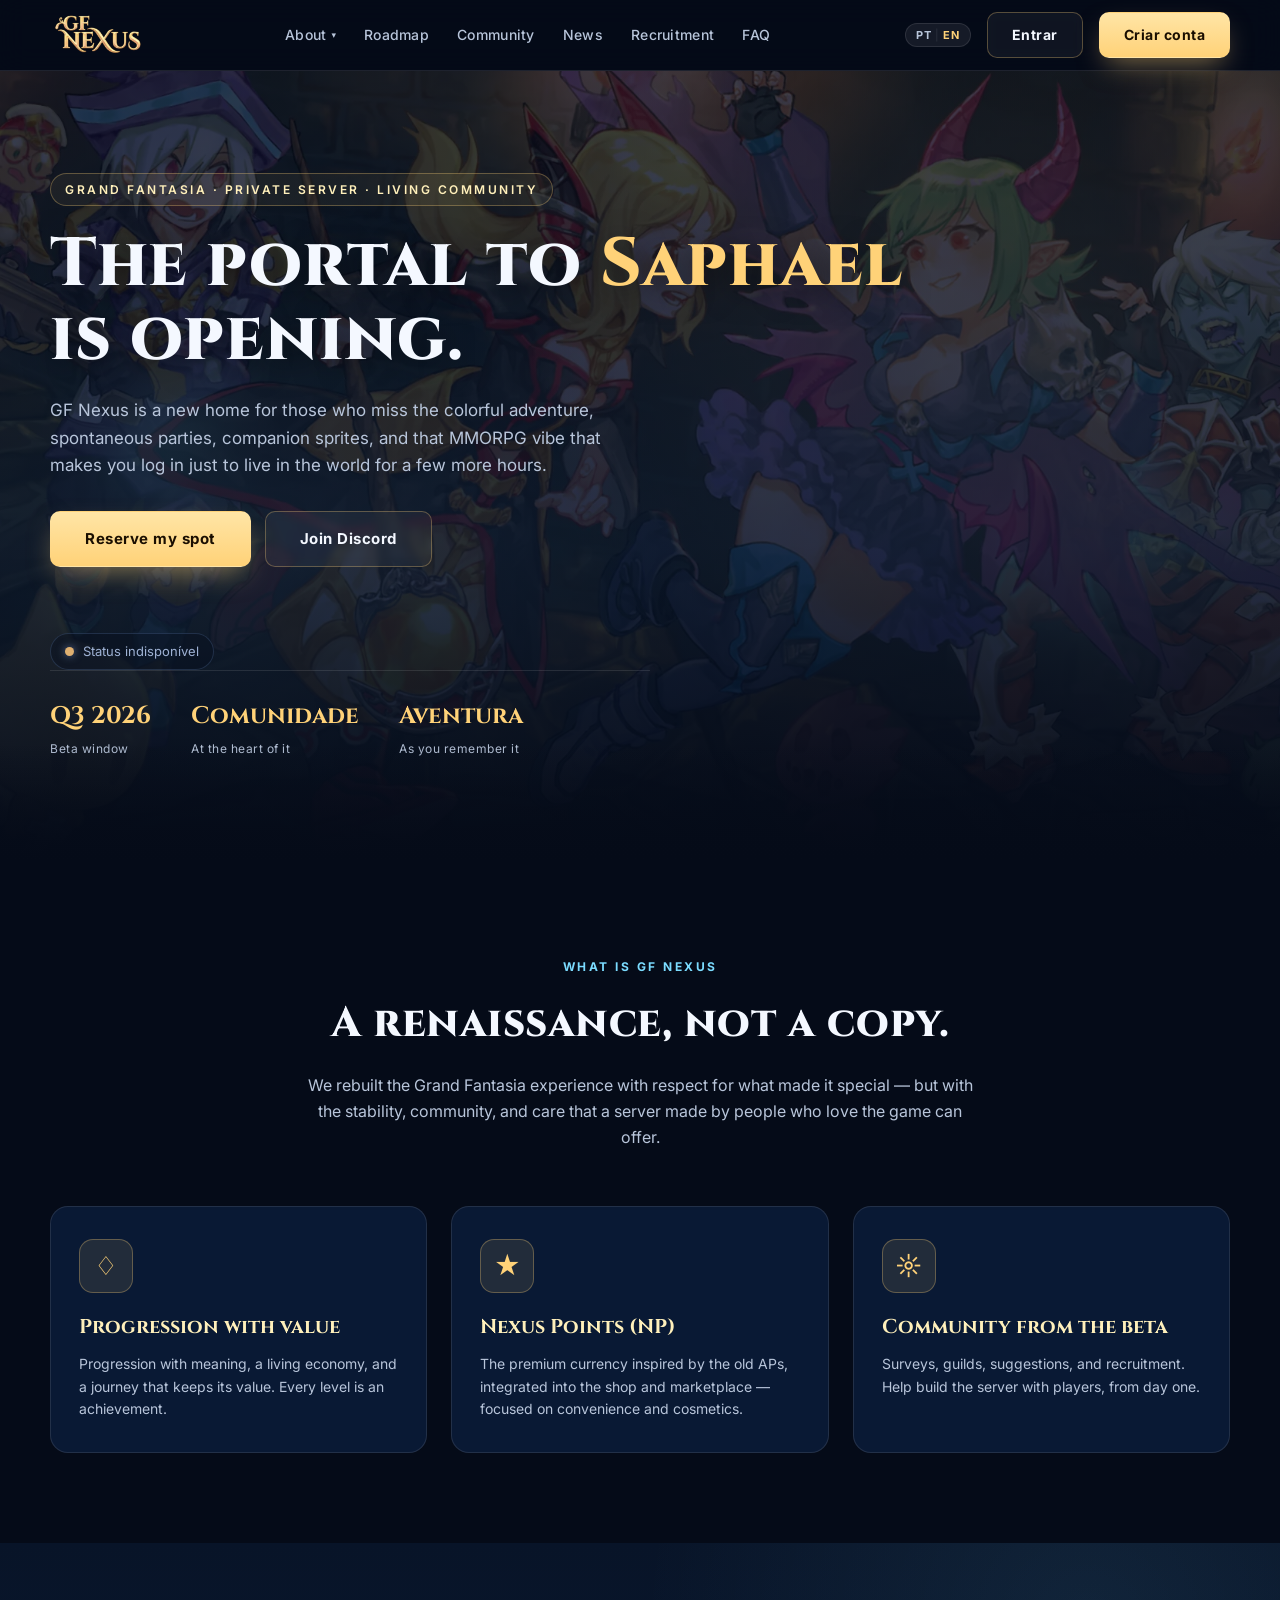
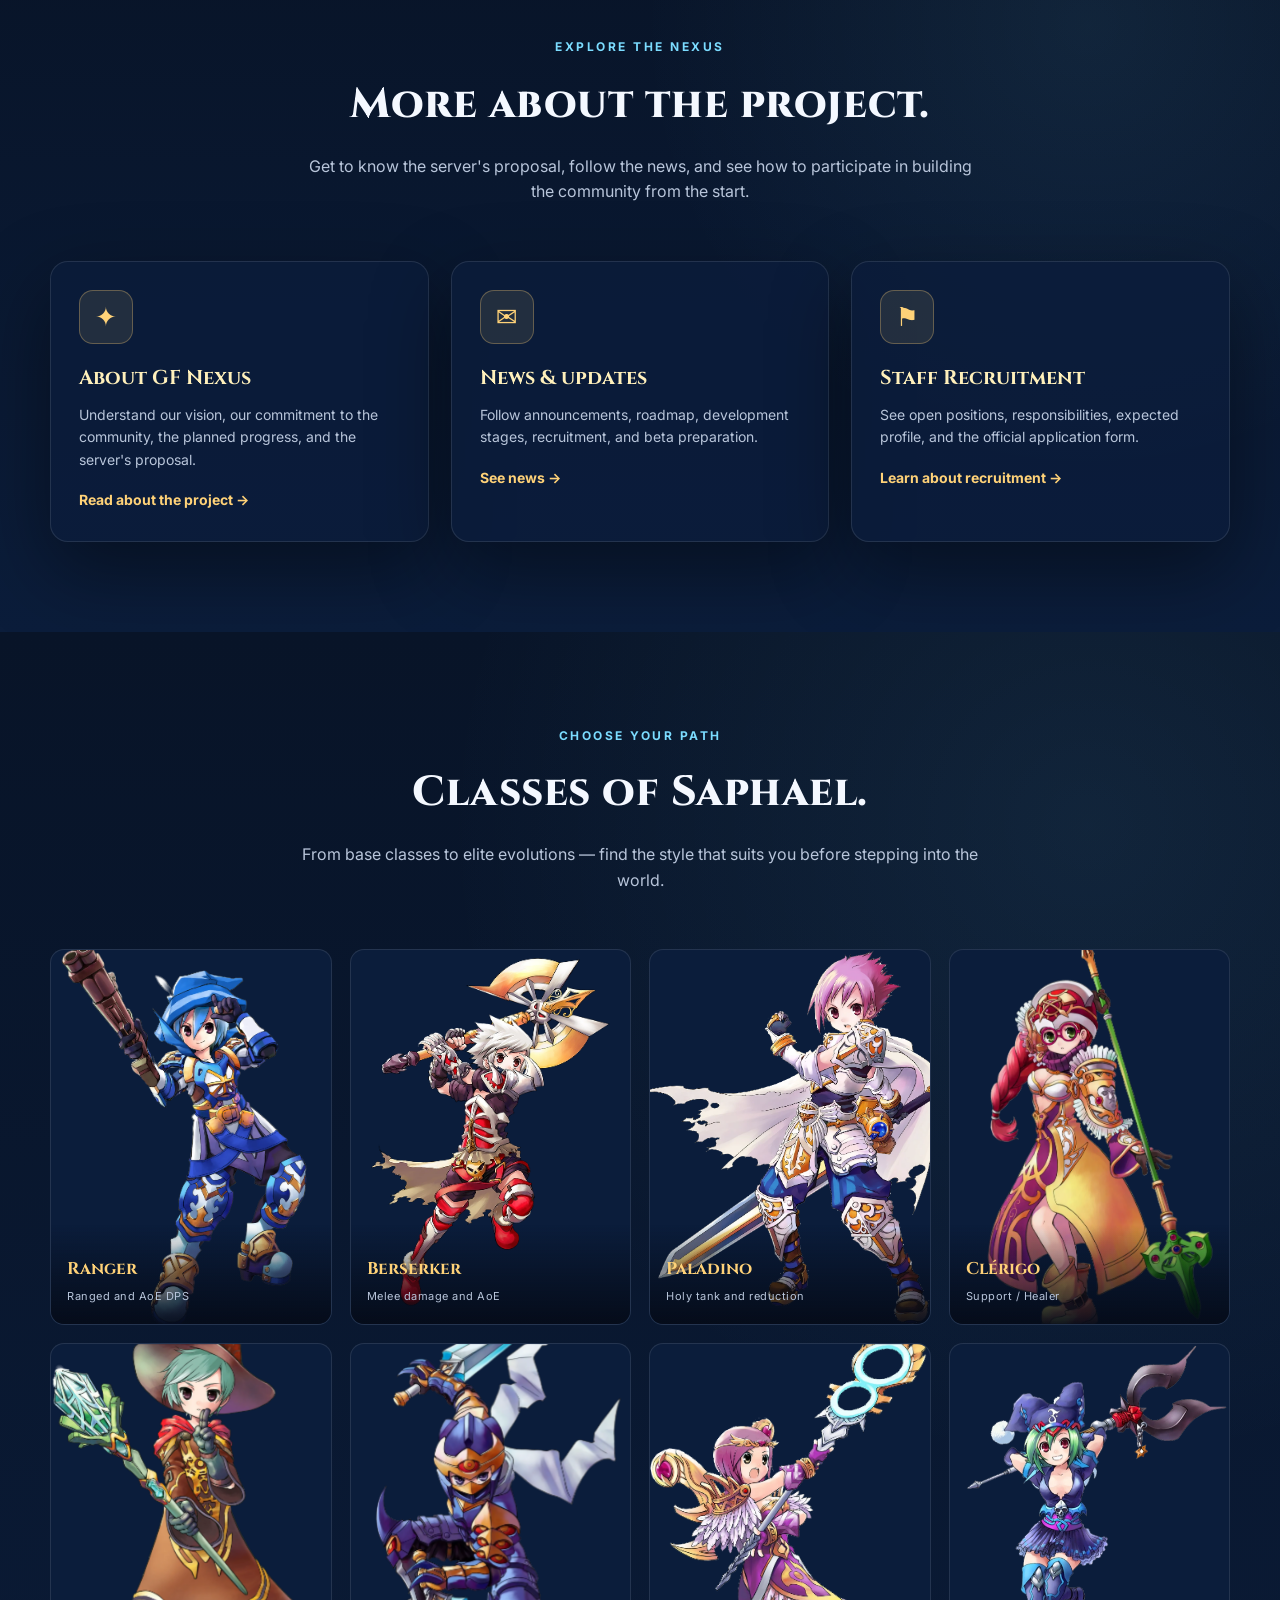
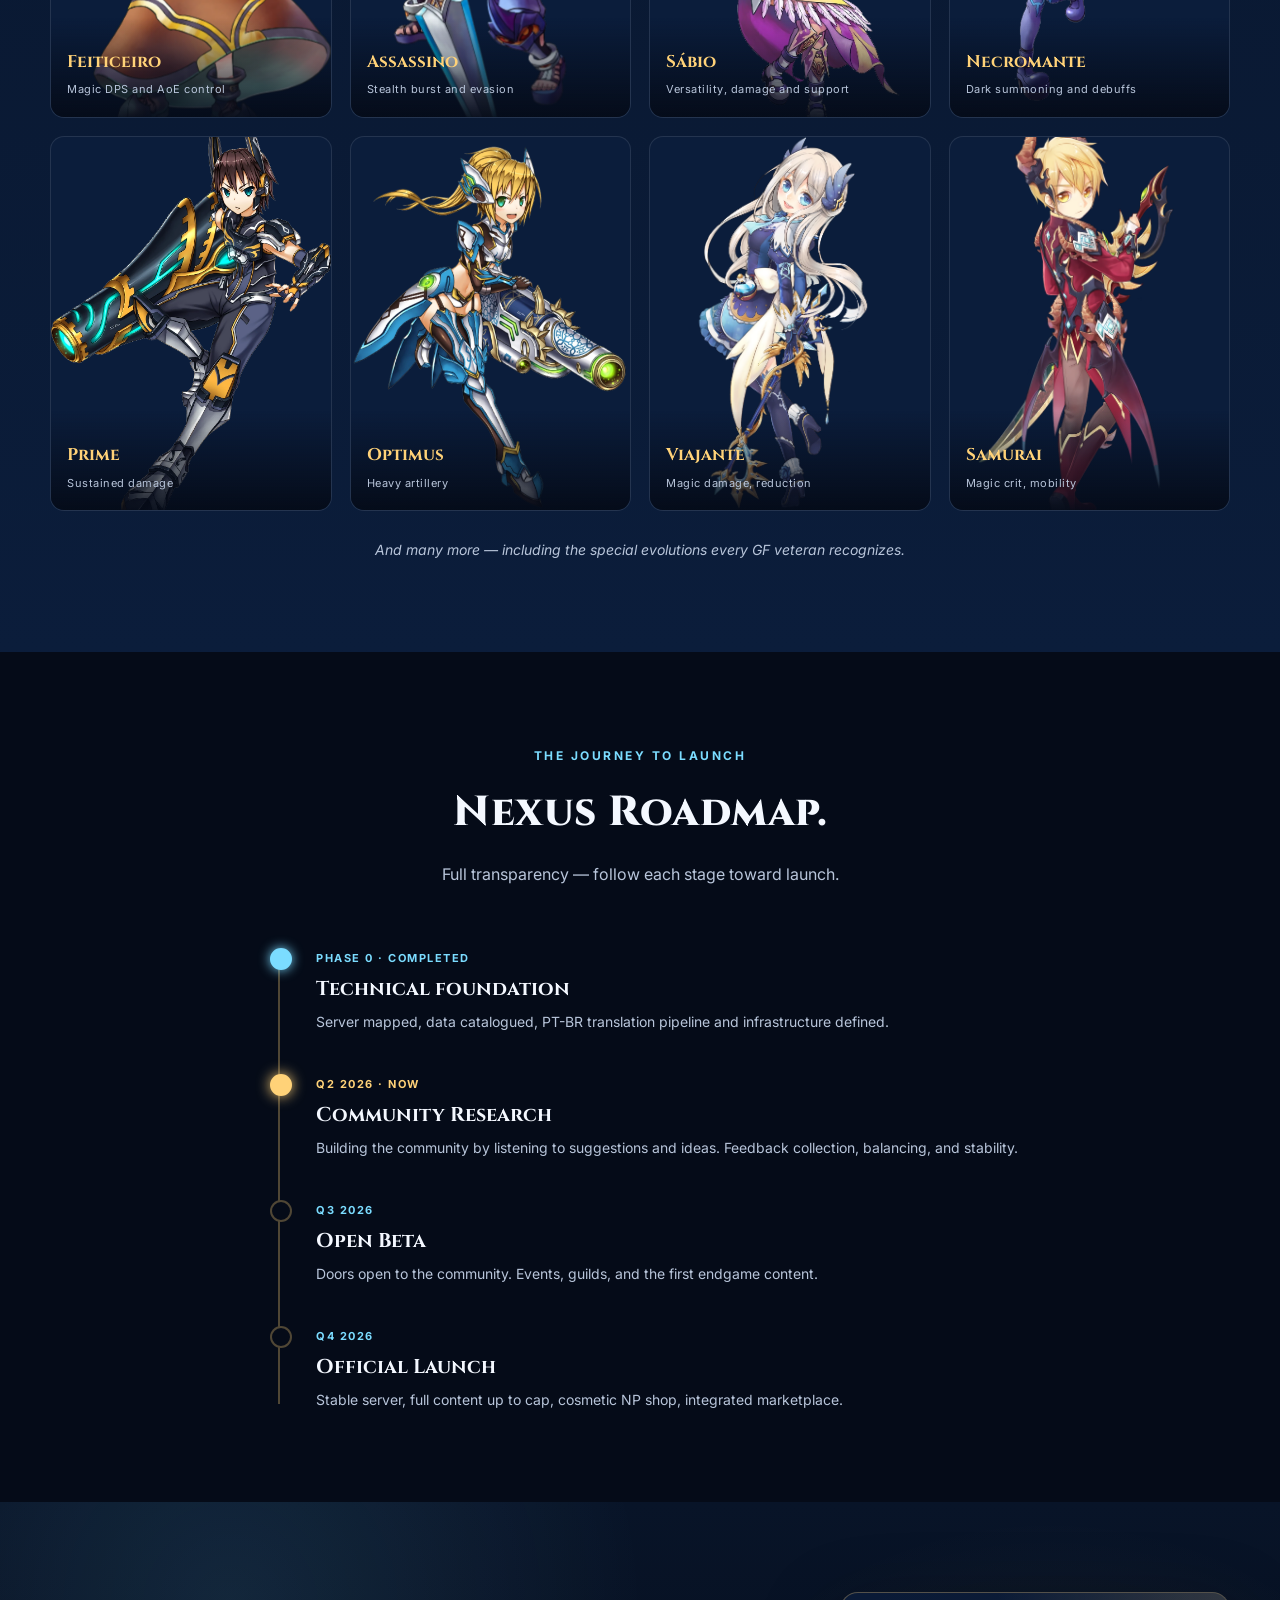
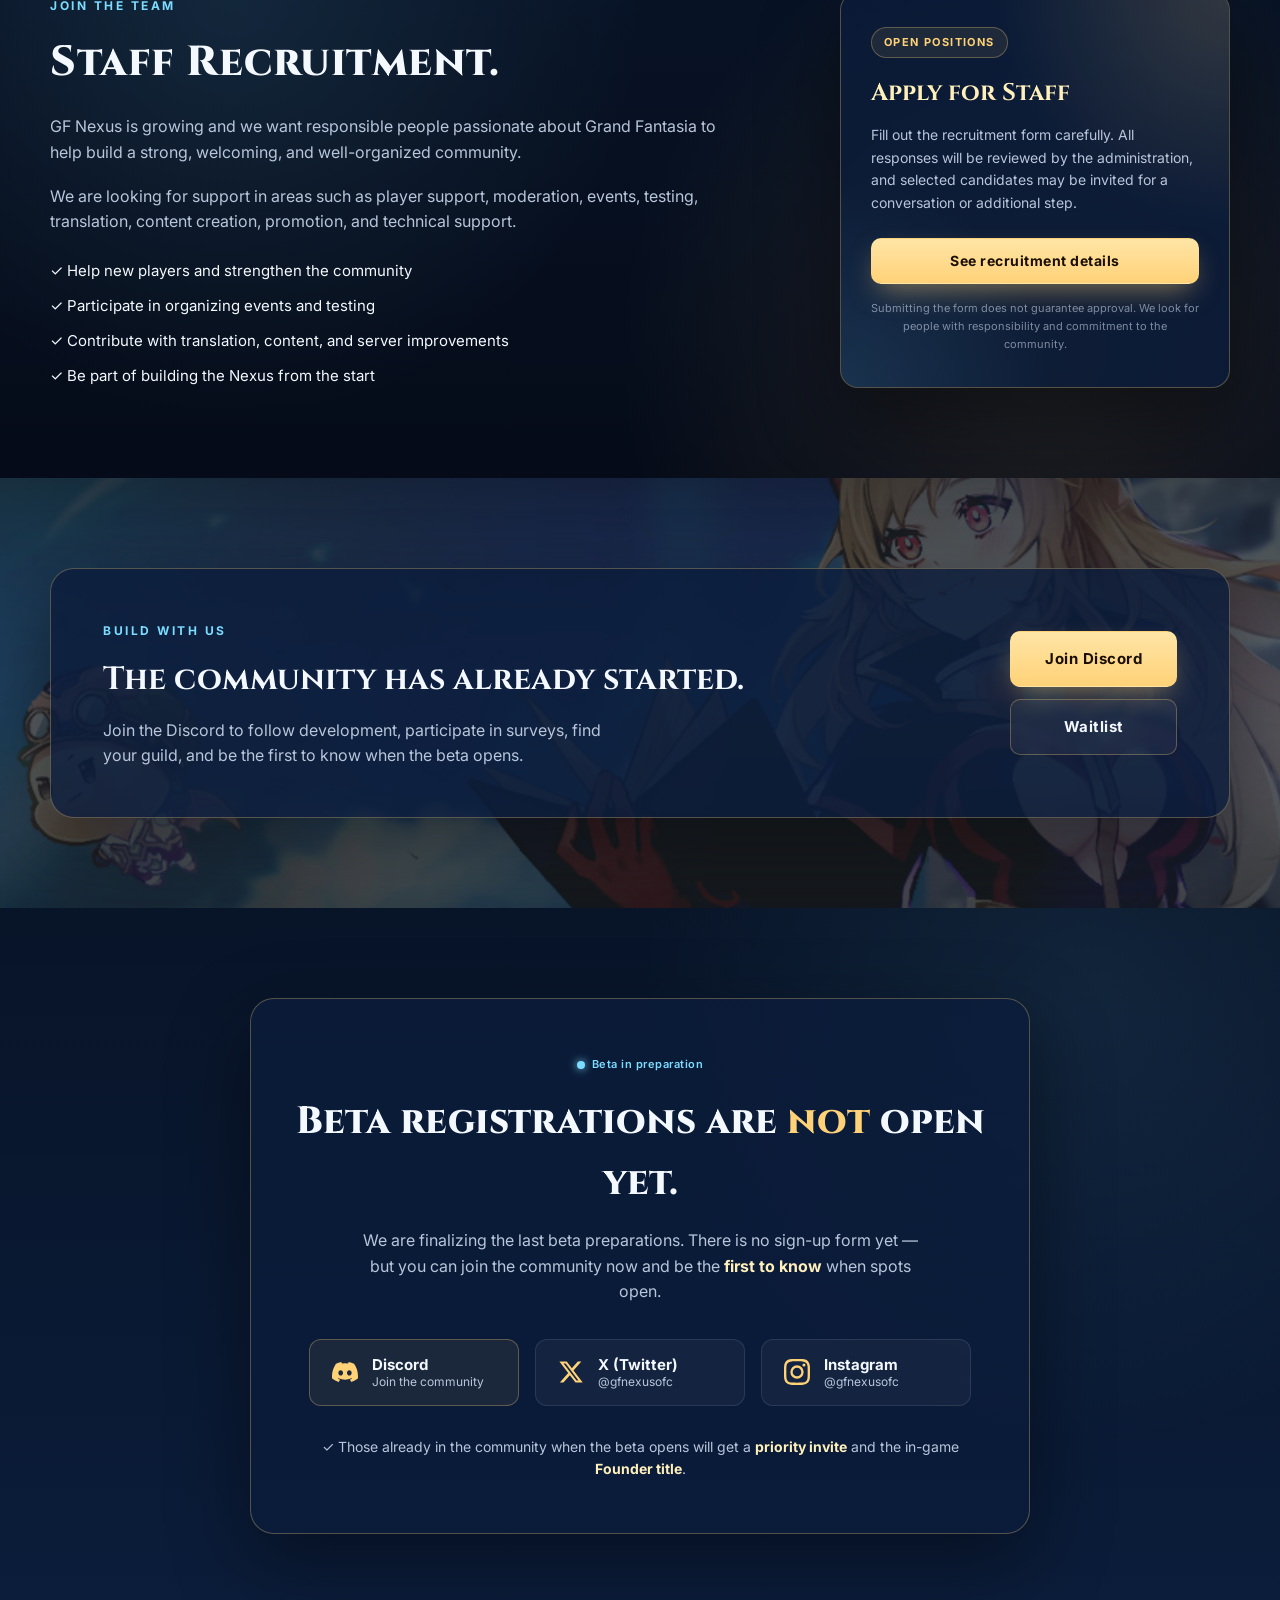
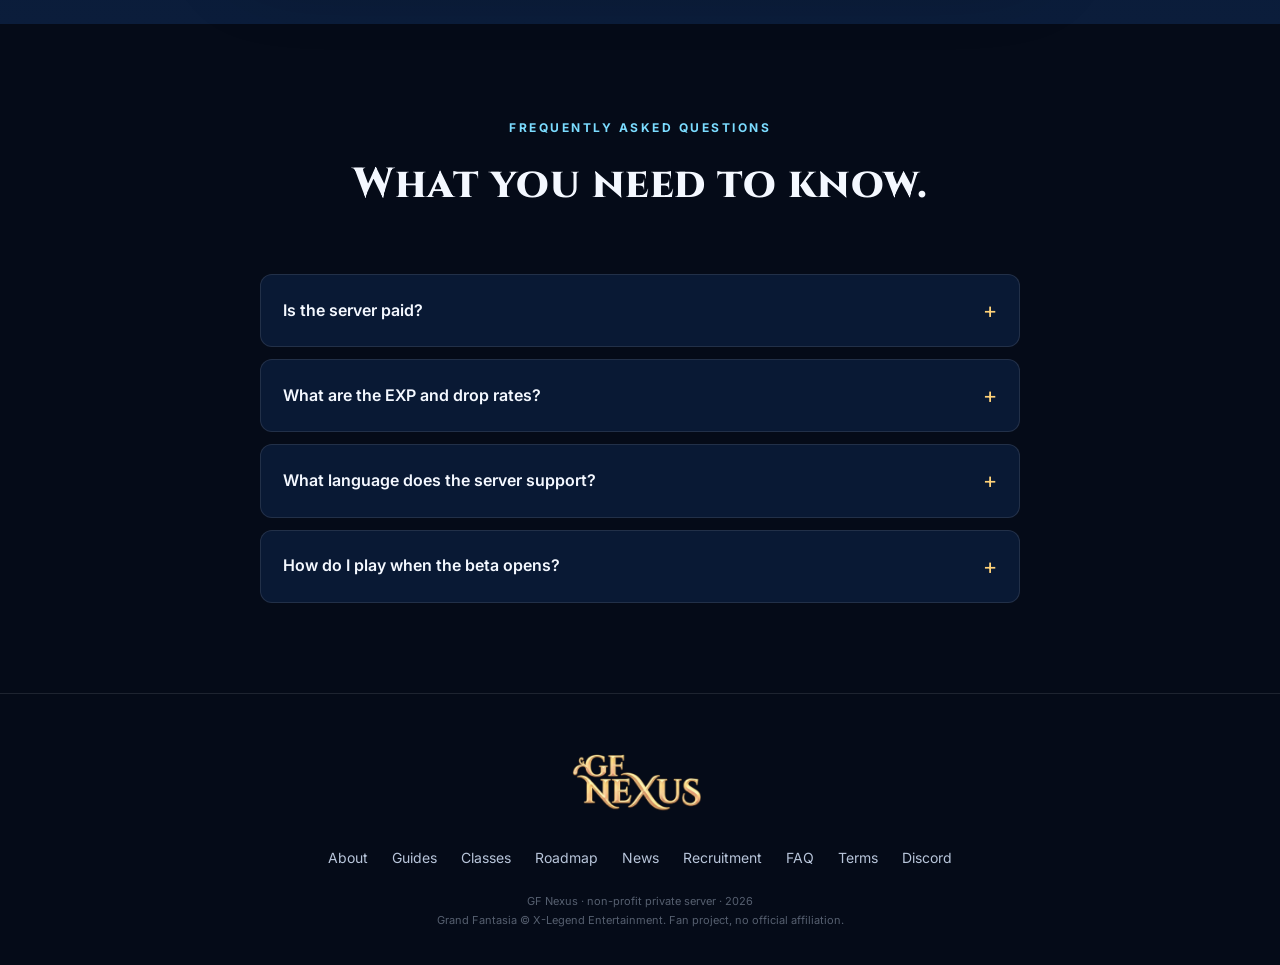
<file: index.html>
<!DOCTYPE html>
<html lang="pt-BR">
<head>
  <meta charset="UTF-8">
  <meta name="viewport" content="width=device-width, initial-scale=1">
  <title>GF Nexus — Servidor private de Grand Fantasia voltado para a comunidade</title>
  <meta name="description" content="GF Nexus é um servidor private de Grand Fantasia voltado para a comunidade, com comunidade viva, beta em preparação, notícias, recrutamento para staff e suporte planejado para português, inglês, espanhol e francês.">

  <!-- Open Graph / social -->
  <meta property="og:type" content="website">
  <meta property="og:title" content="GF Nexus — Saphael renasce aqui">
  <meta property="og:description" content="O renascimento de Grand Fantasia. Um servidor voltado para a comunidade, beta em preparação.">
  <meta property="og:image" content="https://gf-nexus.com/assets/img/img-01-0c581f46.jpg">
  <meta property="og:url" content="https://gf-nexus.com">
  <meta name="twitter:card" content="summary_large_image">

  <link rel="preconnect" href="https://fonts.googleapis.com">
  <link rel="preconnect" href="https://fonts.gstatic.com" crossorigin>
  <link href="https://fonts.googleapis.com/css2?family=Cinzel:wght@600;800&family=Inter:wght@400;500;600;700&display=swap" rel="stylesheet">
  <link rel="stylesheet" href="assets/css/style.css?v=2">

  <!-- Favicons -->
  <link rel="icon" href="favicon.ico" sizes="any">
  <link rel="icon" type="image/png" sizes="32x32" href="assets/img/favicon-32x32.png">
  <link rel="icon" type="image/png" sizes="16x16" href="assets/img/favicon-16x16.png">
  <link rel="apple-touch-icon" href="assets/img/apple-touch-icon.png">
  <meta name="theme-color" content="#081428">
</head>
<!-- Google tag (gtag.js) -->
<script async src="https://www.googletagmanager.com/gtag/js?id=AW-18196641188"></script>
<script>
  window.dataLayer = window.dataLayer || [];
  function gtag(){dataLayer.push(arguments);}
  gtag('js', new Date());

  gtag('config', 'AW-18196641188');
</script>
<body>

<!-- ============ NAV ============ -->
<header class="nav" id="nav">
  <div class="wrap nav-inner">
    <a class="brand" href="#top" aria-label="GF Nexus">
      
      <span class="brand-text">
        <img src="assets/img/logo.png" class="brand-logo" />
      </span>
    </a>

    <nav class="nav-links" id="navLinks">
      <span class="nav-dropdown">
        <a href="sobre.html" data-i18n="nav.about">Sobre</a><span class="caret" aria-hidden="true">▾</span>
        <span class="nav-dropdown-menu">
          <a href="#classes">Classes</a>
          <a href="guia.html" data-i18n="nav.guides">Guias</a>
        </span>
      </span>
      <a href="#roadmap">Roadmap</a>
      <a href="#comunidade" data-i18n="nav.community">Comunidade</a>
      <a href="noticias.html" data-i18n="nav.news">Notícias</a>
      <a href="recrutamento.html" data-i18n="nav.recruitment">Recrutamento</a>
      <a href="#faq">FAQ</a>
    </nav>

    <div class="nav-cta">
      <button class="lang-toggle" aria-label="Switch language">
        <span data-lang="pt-BR">PT</span>
        <span class="lang-sep">|</span>
        <span data-lang="en">EN</span>
      </button>      <a class="btn btn-ghost" href="login.html">Entrar</a>
      <a class="btn btn-primary" href="registrar.html">Criar conta</a>
    </div>

    <button class="nav-toggle" id="navToggle" aria-label="Menu">&#9776;</button>
  </div>
</header>

<!-- ============ HERO ============ -->
<section class="hero" id="top">
  <div class="hero-bg"></div>
  <div class="hero-overlay"></div>
  <div class="wrap hero-content">
    <span class="eyebrow" data-i18n="idx.hero.eyebrow">Grand Fantasia &middot; Private Server &middot; Comunidade viva</span>
    <h1 data-i18n-html="idx.hero.h1">O portal para <em>Saphael</em><br>está se abrindo.</h1>
    <p class="lead" data-i18n="idx.hero.lead">
      GF Nexus é uma nova casa para quem sente falta da aventura colorida,
      das parties espontâneas, dos sprites companheiros e daquele clima de MMORPG
      que faz você entrar só para viver o mundo por mais algumas horas.
    </p>
    <div class="hero-actions">
      <a class="btn btn-primary btn-lg" href="#beta" data-i18n="idx.hero.cta1">Garantir meu lugar</a>
      <a class="btn btn-ghost btn-lg" href="#comunidade" data-i18n="idx.hero.cta2">Entrar no Discord</a>
    </div>
    <div id="srvStatus" style="margin-top:18px;display:inline-flex;align-items:center;gap:9px;font-size:13px;color:#9fb2d4;background:rgba(8,16,32,.5);border:1px solid rgba(120,160,220,.2);border-radius:20px;padding:7px 14px">
      <span id="srvDot" style="width:9px;height:9px;border-radius:50%;background:#5f7298;box-shadow:0 0 8px #5f7298"></span>
      <span id="srvText">Verificando servidor…</span>
    </div>
    <div class="hero-meta">
      <div><strong>Q3 2026</strong><span data-i18n="idx.hero.meta1">Janela da beta</span></div>
      <div><strong>Comunidade</strong><span data-i18n="idx.hero.meta2">No centro de tudo</span></div>
      <div><strong>Aventura</strong><span data-i18n="idx.hero.meta3">Como você lembra</span></div>
    </div>
  </div>
  <div class="hero-fade"></div>
</section>

<!-- ============ PILARES ============ -->
<section class="section" id="sobre">
  <div class="wrap">
    <div class="section-head">
      <span class="kicker" data-i18n="idx.pillars.kicker">O que é o GF Nexus</span>
      <h2 data-i18n="idx.pillars.h2">Um renascimento, não uma cópia.</h2>
      <p class="section-desc" data-i18n="idx.pillars.desc">
        Reconstruímos a experiência de Grand Fantasia com respeito ao que a
        tornou especial — mas com a estabilidade, a comunidade e o carinho
        que um servidor feito por quem ama o jogo pode oferecer.
      </p>
    </div>

    <div class="pillars">
      <article class="pillar">
        <span class="pillar-ico">&#9826;</span>
        <h3 data-i18n="idx.pillars.p1.title">Progressão com valor</h3>
        <p data-i18n="idx.pillars.p1.text">Progressão com significado, economia viva e uma jornada que não perde o valor em dois dias. Cada nível é uma conquista.</p>
      </article>
      <article class="pillar">
        <span class="pillar-ico">&#9733;</span>
        <h3 data-i18n="idx.pillars.p2.title">Nexus Points (NP)</h3>
        <p data-i18n="idx.pillars.p2.text">A moeda premium inspirada nos antigos APs, integrada à loja e ao marketplace interno, voltada a conveniência e cosméticos.</p>
      </article>
      <article class="pillar">
        <span class="pillar-ico">&#9788;</span>
        <h3 data-i18n="idx.pillars.p3.title">Comunidade desde o beta</h3>
        <p data-i18n="idx.pillars.p3.text">Pesquisas, guildas, sugestões e recrutamento. Ajude a construir o servidor com os jogadores, desde o primeiro dia.</p>
      </article>
    </div>
  </div>
</section>

<!-- ============ PÁGINAS INSTITUCIONAIS ============ -->
<section class="section section-alt" id="explorar">
  <div class="wrap">
    <div class="section-head">
      <span class="kicker" data-i18n="idx.explore.kicker">Explore o Nexus</span>
      <h2 data-i18n="idx.explore.h2">Mais informações sobre o projeto.</h2>
      <p class="section-desc" data-i18n="idx.explore.desc">
        Conheça melhor a proposta do servidor, acompanhe as novidades e veja como
        participar da construção da comunidade desde o início.
      </p>
    </div>

    <div class="info-grid">
      <article class="info-card">
        <span class="pillar-ico">&#10022;</span>
        <h3 data-i18n="idx.explore.c1.title">Sobre o GF Nexus</h3>
        <p data-i18n="idx.explore.c1.text">Entenda nossa visão, o compromisso com a comunidade, o progresso planejado e a proposta do servidor.</p>
        <a class="text-link" href="sobre.html" data-i18n="idx.explore.c1.link">Ler sobre o projeto &rarr;</a>
      </article>
      <article class="info-card">
        <span class="pillar-ico">&#9993;</span>
        <h3 data-i18n="idx.explore.c2.title">Notícias e atualizações</h3>
        <p data-i18n="idx.explore.c2.text">Acompanhe comunicados, roadmap, etapas de desenvolvimento, recrutamento e preparação da beta.</p>
        <a class="text-link" href="noticias.html" data-i18n="idx.explore.c2.link">Ver notícias &rarr;</a>
      </article>
      <article class="info-card">
        <span class="pillar-ico">&#9873;</span>
        <h3 data-i18n="idx.explore.c3.title">Recrutamento Staff</h3>
        <p data-i18n="idx.explore.c3.text">Veja áreas abertas, responsabilidades, perfil esperado e formulário oficial para candidatura.</p>
        <a class="text-link" href="recrutamento.html" data-i18n="idx.explore.c3.link">Conhecer recrutamento &rarr;</a>
      </article>
    </div>
  </div>
</section>

<!-- ============ CLASSES ============ -->
<section class="section section-alt" id="classes">
  <div class="wrap">
    <div class="section-head">
      <span class="kicker" data-i18n="idx.classes.kicker">Escolha seu caminho</span>
      <h2 data-i18n="idx.classes.h2">Classes de Saphael.</h2>
      <p class="section-desc" data-i18n="idx.classes.desc">
        Das classes-base às evoluções de elite — encontre o estilo que combina
        com você antes de pisar no mundo.
      </p>
    </div>

    <div class="class-grid">
  <article class="class-card" tabindex="0" data-title="Ranger" data-role="DPS à distância" data-summary="Especialista em combate à distância, o Ranger se destaca pela mobilidade, pressão constante e ataques em área. É uma ótima escolha para quem gosta de manter os inimigos sob controle sem precisar ficar na linha de frente.">
    <img loading="lazy" src="assets/img/img-11-afe37256.png" alt="Ranger">
    <div class="class-cap"><strong>Ranger</strong><span>DPS à distância e em área</span></div>
  </article>

  <article class="class-card" tabindex="0" data-title="Berserker" data-role="Dano corpo-a-corpo" data-summary="O Berserker é uma classe agressiva de curto alcance, focada em força bruta, impacto e dano em área. Ideal para jogadores que gostam de entrar no meio da batalha e eliminar grupos de inimigos com ataques pesados.">
    <img loading="lazy" src="assets/img/img-07-a4cde8a1.webp" alt="Berserker">
    <div class="class-cap"><strong>Berserker</strong><span>Dano corpo-a-corpo e em área</span></div>
  </article>

  <article class="class-card" tabindex="0" data-title="Paladino" data-role="Tank defensivo" data-summary="Resistente e confiável, o Paladino protege aliados, absorve dano e sustenta a linha de frente. É a escolha perfeita para quem gosta de liderar o grupo em dungeons e manter o time seguro nos combates mais difíceis.">
    <img loading="lazy" src="assets/img/img-16-b978b946.webp" alt="Paladino">
    <div class="class-cap"><strong>Paladino</strong><span>Tank sagrado e redução</span></div>
  </article>

  <article class="class-card" tabindex="0" data-title="Clérigo" data-role="Suporte e cura" data-summary="O Clérigo é essencial para a sobrevivência do grupo, oferecendo cura, suporte e estabilidade em batalhas prolongadas. Recomendado para jogadores que gostam de ajudar aliados e manter a equipe sempre de pé.">
    <img loading="lazy" src="assets/img/img-13-9db674fa.webp" alt="Clérigo">
    <div class="class-cap"><strong>Clérigo</strong><span>Suporte / Cura</span></div>
  </article>

  <article class="class-card" tabindex="0" data-title="Feiticeiro" data-role="DPS mágico" data-summary="Mestre do dano mágico e do controle em área, o Feiticeiro domina grupos de inimigos com feitiços poderosos. É ideal para quem prefere causar grande impacto à distância com explosões e controle do campo.">
    <img loading="lazy" src="assets/img/img-15-511afe3f.webp" alt="Feiticeiro">
    <div class="class-cap"><strong>Feiticeiro</strong><span>DPS mágico e controle em área</span></div>
  </article>

  <article class="class-card" tabindex="0" data-title="Assassino" data-role="Burst e evasão" data-summary="Rápido, letal e difícil de acertar, o Assassino brilha com explosões de dano e alta mobilidade. É uma classe indicada para quem gosta de agilidade, precisão e de eliminar inimigos antes que possam reagir.">
    <img loading="lazy" src="assets/img/img-10-ea82168a.webp" alt="Assassino">
    <div class="class-cap"><strong>Assassino</strong><span>Burst furtivo e evasão</span></div>
  </article>

  <article class="class-card" tabindex="0" data-title="Sábio" data-role="Versatilidade" data-summary="O Sábio combina suporte, utilidade e ofensiva em uma proposta equilibrada. É uma classe versátil, excelente para jogadores que gostam de se adaptar à situação e oferecer valor ao grupo de diferentes formas.">
    <img loading="lazy" src="assets/img/img-12-348a7f10.webp" alt="Sábio">
    <div class="class-cap"><strong>Sábio</strong><span>Versatilidade, dano e suporte</span></div>
  </article>

  <article class="class-card" tabindex="0" data-title="Necromante" data-role="Invocação e debuffs" data-summary="Sombrio e estratégico, o Necromante enfraquece inimigos, utiliza magia profana e domina o campo com debuffs e invocações. É ideal para quem gosta de controle, pressão constante e estilo único de jogo.">
    <img loading="lazy" src="assets/img/img-14-645a605d.webp" alt="Necromante">
    <div class="class-cap"><strong>Necromante</strong><span>Invocação sombria e debuffs</span></div>
  </article>

  <article class="class-card" tabindex="0" data-title="Prime" data-role="Dano contínuo" data-summary="O Prime foca em ofensiva constante, ritmo agressivo e pressão sustentada sobre o inimigo. É uma boa escolha para quem gosta de manter dano ativo o tempo todo e dominar a luta pela persistência.">
    <img loading="lazy" src="assets/img/prime.webp" alt="Prime">
    <div class="class-cap"><strong>Prime</strong><span>Dano contínuo</span></div>
  </article>

  <article class="class-card" tabindex="0" data-title="Optimus" data-role="Artilharia pesada" data-summary="Especialista em poder de fogo, o Optimus traz ataques pesados e impacto expressivo em média e longa distância. Perfeito para quem gosta de uma jogabilidade ofensiva com presença forte e estilo imponente.">
    <img loading="lazy" src="assets/img/optimus.webp" alt="Optimus">
    <div class="class-cap"><strong>Optimus</strong><span>Artilharia pesada</span></div>
  </article>

  <article class="class-card" tabindex="0" data-title="Viajante" data-role="Magia e redução" data-summary="O Viajante mistura recursos mágicos, controle e redução, oferecendo uma proposta diferenciada e estratégica. É indicado para jogadores que gostam de utility, domínio do combate e uma classe menos convencional.">
    <img loading="lazy" src="assets/img/viajante.webp" alt="Viajante" class="class-img">
    <div class="class-cap"><strong>Viajante</strong><span>Dano mágico, redução</span></div>
  </article>

  <article class="class-card" tabindex="0" data-title="Samurai" data-role="Crítico e mobilidade" data-summary="Ágil e elegante, o Samurai combina mobilidade, precisão e alto potencial crítico. É uma classe ideal para quem gosta de ritmo ofensivo, movimentação rápida e de causar impacto com golpes certeiros.">
    <img loading="lazy" src="assets/img/samurai.webp" alt="Samurai" class="class-img">
    <div class="class-cap"><strong>Samurai</strong><span>Crítico mágico, mobilidade</span></div>
  </article>
</div>
    <p class="class-note" data-i18n="idx.classes.note">E muitas outras — incluindo as evoluções especiais que todo veterano de GF reconhece.</p>
  </div>
</section>

<!-- ============ ROADMAP ============ -->
<section class="section" id="roadmap">
  <div class="wrap">
    <div class="section-head">
      <span class="kicker" data-i18n="idx.roadmap.kicker">A jornada até a abertura</span>
      <h2 data-i18n="idx.roadmap.h2">Roadmap do Nexus.</h2>
      <p class="section-desc" data-i18n="idx.roadmap.desc">Transparência total — acompanhe cada etapa rumo ao lançamento.</p>
    </div>

    <ol class="timeline">
      <li class="done">
        <span class="tl-phase" data-i18n="idx.rm.p0.phase">Fase 0 &middot; concluída</span>
        <h3 data-i18n="idx.rm.p0.title">Fundação técnica</h3>
        <p data-i18n="idx.rm.p0.text">Servidor mapeado, dados catalogados, pipeline de tradução pt-BR e infraestrutura definida.</p>
      </li>
      <li class="active">
        <span class="tl-phase" data-i18n="idx.rm.p1.phase">Q2 2026 &middot; agora</span>
        <h3 data-i18n="idx.rm.p1.title">Pesquisa da Comunidade</h3>
        <p data-i18n="idx.rm.p1.text">Construção da comunidade ouvindo sugestões e ideias. Coleta de feedback, balanceamento e estabilidade.</p>
      </li>
      <li>
        <span class="tl-phase" data-i18n="idx.rm.p2.phase">Q3 2026</span>
        <h3 data-i18n="idx.rm.p2.title">Beta aberta</h3>
        <p data-i18n="idx.rm.p2.text">Portas abertas para a comunidade. Eventos, guildas e os primeiros conteúdos de endgame.</p>
      </li>
      <li>
        <span class="tl-phase" data-i18n="idx.rm.p3.phase">Q4 2026</span>
        <h3 data-i18n="idx.rm.p3.title">Lançamento oficial</h3>
        <p data-i18n="idx.rm.p3.text">Servidor estável, conteúdo completo até o cap, loja NP cosmética, marketplace integrado.</p>
      </li>
    </ol>
  </div>
</section>

<!-- ============ RECRUTAMENTO STAFF ============ -->
<section class="section section-recruitment" id="recrutamento">
  <div class="wrap recruitment-box">
    <div class="recruitment-copy">
      <span class="kicker" data-i18n="idx.rec.kicker">Faça parte da equipe</span>
      <h2 data-i18n="idx.rec.h2">Recrutamento para Staff.</h2>
      <p data-i18n="idx.rec.p1">
        O GF Nexus está crescendo e queremos pessoas responsáveis e apaixonadas
        por Grand Fantasia para ajudar a construir uma comunidade forte, acolhedora e bem organizada.
      </p>

      <p data-i18n="idx.rec.p2">
        Estamos buscando apoio para áreas como suporte aos jogadores, moderação,
        eventos, testes, tradução, criação de conteúdo, divulgação e apoio técnico.
      </p>

      <ul class="recruitment-list">
        <li data-i18n="idx.rec.li1">&#10003; Ajude novos jogadores e fortaleça a comunidade</li>
        <li data-i18n="idx.rec.li2">&#10003; Participe da organização de eventos e testes</li>
        <li data-i18n="idx.rec.li3">&#10003; Contribua com tradução, conteúdo e melhorias do servidor</li>
        <li data-i18n="idx.rec.li4">&#10003; Faça parte da construção do Nexus desde o início</li>
      </ul>
    </div>

    <div class="recruitment-card">
      <span class="recruitment-badge" data-i18n="idx.rec.badge">Vagas abertas</span>
      <h3 data-i18n="idx.rec.card.title">Inscreva-se para a Staff</h3>
      <p data-i18n="idx.rec.card.text">
        Preencha o formulário de recrutamento com atenção. Todas as respostas serão
        analisadas pela administração, e candidatos selecionados poderão ser chamados
        para uma conversa ou etapa adicional.
      </p>

      <a class="btn btn-primary btn-block" href="recrutamento.html" target="_self" rel="noopener" data-i18n="idx.rec.card.btn">
        Ver detalhes do recrutamento
      </a>

      <small data-i18n="idx.rec.card.small">
        O envio do formulário não garante aprovação. Buscamos pessoas com
        responsabilidade e compromisso com a comunidade.
      </small>
    </div>
  </div>
</section>

<!-- ============ COMUNIDADE ============ -->
<section class="section section-cta" id="comunidade">
  <div class="wrap cta-box">
    <div class="cta-copy">
      <span class="kicker" data-i18n="idx.community.kicker">Construa com a gente</span>
      <h2 data-i18n="idx.community.h2">A comunidade já começou.</h2>
      <p data-i18n="idx.community.p">
        Entre no Discord para acompanhar o desenvolvimento, participar de pesquisas,
        encontrar sua guilda e ser avisado em primeira mão quando a beta abrir.
      </p>
    </div>
    <div class="cta-actions">
      <a class="btn btn-primary btn-lg" href="https://discord.gg/6YCXdwY2jD" target="_blank" rel="noopener" data-i18n="idx.community.cta1">Entrar no Discord</a>
      <a class="btn btn-ghost btn-lg" href="#beta" data-i18n="idx.community.cta2">Lista de espera</a>
    </div>
  </div>
</section>

<!-- ============ WAITLIST / BETA ============ -->
<section class="section section-alt" id="beta">
  <div class="wrap">
    <div class="beta-card">
      <span class="status-pill"><i class="dot"></i> <span data-i18n="idx.beta.status">Beta em preparação</span></span>
      <h2 data-i18n-html="idx.beta.h2">As inscrições para a beta ainda <em>não</em> abriram.</h2>
      <p class="beta-card-lead" data-i18n-html="idx.beta.lead">
        Estamos finalizando os últimos preparativos da beta. Por enquanto
        não há formulário de inscrição — mas você pode entrar na comunidade agora
        e ser o <strong>primeiro a saber</strong> quando as vagas abrirem.
      </p>

      <div class="social-row">
        <a class="social-btn social-discord" href="https://discord.gg/6YCXdwY2jD" target="_blank" rel="noopener">
          <svg viewBox="0 0 24 24" fill="currentColor" aria-hidden="true"><path d="M20.317 4.37a19.79 19.79 0 0 0-4.885-1.515.074.074 0 0 0-.079.037c-.21.375-.444.864-.608 1.25a18.27 18.27 0 0 0-5.487 0 12.64 12.64 0 0 0-.617-1.25.077.077 0 0 0-.079-.037A19.736 19.736 0 0 0 3.677 4.37a.07.07 0 0 0-.032.027C.533 9.046-.32 13.58.099 18.057a.082.082 0 0 0 .031.057 19.9 19.9 0 0 0 5.993 3.03.078.078 0 0 0 .084-.028 14.09 14.09 0 0 0 1.226-1.994.076.076 0 0 0-.041-.106 13.107 13.107 0 0 1-1.872-.892.077.077 0 0 1-.008-.128 10.2 10.2 0 0 0 .372-.292.074.074 0 0 1 .077-.01c3.928 1.793 8.18 1.793 12.062 0a.074.074 0 0 1 .078.01c.12.098.246.198.373.292a.077.077 0 0 1-.006.127 12.299 12.299 0 0 1-1.873.892.077.077 0 0 0-.041.107c.36.698.772 1.362 1.225 1.993a.076.076 0 0 0 .084.028 19.839 19.839 0 0 0 6.002-3.03.077.077 0 0 0 .032-.054c.5-5.177-.838-9.674-3.549-13.66a.061.061 0 0 0-.031-.03zM8.02 15.33c-1.183 0-2.157-1.085-2.157-2.419 0-1.333.956-2.419 2.157-2.419 1.21 0 2.176 1.096 2.157 2.42 0 1.333-.956 2.418-2.157 2.418zm7.975 0c-1.183 0-2.157-1.085-2.157-2.419 0-1.333.955-2.419 2.157-2.419 1.21 0 2.176 1.096 2.157 2.42 0 1.333-.946 2.418-2.157 2.418z"/></svg>
          <span><strong data-i18n="idx.beta.d.title">Discord</strong><small data-i18n="idx.beta.d.small">Entre na comunidade</small></span>
        </a>

        <a class="social-btn" href="https://x.com/gfnexusofc" target="_blank" rel="noopener">
          <svg viewBox="0 0 24 24" fill="currentColor" aria-hidden="true"><path d="M18.244 2.25h3.308l-7.227 8.26 8.502 11.24H16.17l-5.214-6.817L4.99 21.75H1.68l7.73-8.835L1.254 2.25H8.08l4.713 6.231zm-1.161 17.52h1.833L7.084 4.126H5.117z"/></svg>
          <span><strong data-i18n="idx.beta.x.title">X (Twitter)</strong><small data-i18n="idx.beta.x.small">@gfnexusofc</small></span>
        </a>

        <a class="social-btn" href="https://instagram.com/gfnexusofc" target="_blank" rel="noopener">
          <svg viewBox="0 0 24 24" fill="currentColor" aria-hidden="true"><path d="M12 2.163c3.204 0 3.584.012 4.85.07 3.252.148 4.771 1.691 4.919 4.919.058 1.265.069 1.645.069 4.849 0 3.205-.012 3.584-.069 4.849-.149 3.225-1.664 4.771-4.919 4.919-1.266.058-1.644.07-4.85.07-3.204 0-3.584-.012-4.849-.07-3.26-.149-4.771-1.699-4.919-4.92-.058-1.265-.07-1.644-.07-4.849 0-3.204.013-3.583.07-4.849.149-3.227 1.664-4.771 4.919-4.919 1.266-.057 1.645-.069 4.849-.069zm0-2.163C8.741 0 8.332.014 7.052.072 2.695.272.273 2.69.073 7.052.014 8.333 0 8.741 0 12c0 3.259.014 3.668.072 4.948.2 4.358 2.618 6.78 6.98 6.98C8.333 23.986 8.741 24 12 24c3.259 0 3.668-.014 4.948-.072 4.354-.2 6.782-2.618 6.979-6.98.059-1.28.073-1.689.073-4.948 0-3.259-.014-3.667-.072-4.947-.196-4.354-2.617-6.78-6.979-6.98C15.668.014 15.259 0 12 0zm0 5.838a6.162 6.162 0 1 0 0 12.324 6.162 6.162 0 0 0 0-12.324zM12 16a4 4 0 1 1 0-8 4 4 0 0 1 0 8zm6.406-11.845a1.44 1.44 0 1 0 0 2.881 1.44 1.44 0 0 0 0-2.881z"/></svg>
          <span><strong data-i18n="idx.beta.ig.title">Instagram</strong><small data-i18n="idx.beta.ig.small">@gfnexusofc</small></span>
        </a>
      </div>

      <p class="beta-note" data-i18n-html="idx.beta.note">
        &#10003; Quem já estiver na comunidade quando a beta abrir garante
        <strong>convite prioritário</strong> e o <strong>título de fundador</strong> in-game.
      </p>
    </div>
  </div>
</section>

<!-- ============ FAQ ============ -->
<section class="section" id="faq">
  <div class="wrap">
    <div class="section-head">
      <span class="kicker" data-i18n="idx.faq.kicker">Perguntas frequentes</span>
      <h2 data-i18n="idx.faq.h2">O que você precisa saber.</h2>
    </div>

    <div class="faq-list">
      <details>
        <summary data-i18n="idx.faq.q1">O servidor é pago?</summary>
        <p data-i18n="idx.faq.a1">Não. Jogar é totalmente gratuito. Teremos uma loja com Nexus Points (NP) focada em cosméticos e conveniência.</p>
      </details>
      <details>
        <summary data-i18n="idx.faq.q2">Quais são as taxas (rates) de EXP e drop?</summary>
        <p data-i18n="idx.faq.a2">Trabalhamos com rates equilibrados, pensados junto com a comunidade: a progressão tem valor e a economia faz sentido a longo prazo, sem perder a graça da jornada.</p>
      </details>
      <details>
        <summary data-i18n="idx.faq.q3">Qual idioma o servidor suporta?</summary>
        <p data-i18n="idx.faq.a3">Estamos traduzindo o jogo para português brasileiro como prioridade, com inglês, espanhol e francês planejados em seguida.</p>
      </details>
      <details>
        <summary data-i18n="idx.faq.q4">Como eu jogo quando a beta abrir?</summary>
        <p data-i18n="idx.faq.a4">Você vai baixar o client pelo nosso site ou discord e criar uma conta. As instruções completas serão enviadas para a lista de espera e divulgadas no Discord.</p>
      </details>
    </div>
  </div>
</section>

<!-- ============ FOOTER ============ -->
<footer class="footer">
  <div class="wrap footer-inner">
    <div class="footer-brand">
      <span class="brand-text">
        <img src="assets/img/logo.png" class="brand-logo brand-logo-footer" />
      </span>
    </div>
    <nav class="footer-links">
      <a href="sobre.html" data-i18n="nav.about">Sobre</a>
      <a href="guia.html" data-i18n="nav.guides">Guias</a>
      <a href="index.html#classes">Classes</a>
      <a href="index.html#roadmap">Roadmap</a>
      <a href="noticias.html" data-i18n="nav.news">Notícias</a>
      <a href="recrutamento.html" data-i18n="nav.recruitment">Recrutamento</a>
      <a href="index.html#faq">FAQ</a>
      <a href="termos.html" data-i18n="nav.terms">Termos</a>
      <a href="https://discord.gg/6YCXdwY2jD" target="_blank" rel="noopener">Discord</a>
    </nav>
    <p class="footer-legal" data-i18n-html="footer.legal">
      GF Nexus &middot; servidor privado sem fins lucrativos &middot; 2026<br>
      Grand Fantasia &copy; X-Legend Entertainment. Projeto de fã, sem afiliação oficial.
    </p>
  </div>
</footer>

<script src="assets/js/i18n.js"></script>
<script src="assets/js/main.js"></script>
<script>
// status do servidor (hero) — best-effort, não bloqueia nada
(function () {
  var dot = document.getElementById("srvDot"), txt = document.getElementById("srvText");
  if (!dot || !txt) return;
  fetch("https://api.gf-nexus.com/api/v1/server/status")
    .then(function (r) { return r.json(); })
    .then(function (d) {
      var worlds = d.worlds || [];
      var anyOnline = worlds.some(function (w) { return w.online; });
      var players = worlds.reduce(function (a, w) { return a + (w.online_users || 0); }, 0);
      if (anyOnline) {
        dot.style.background = "#5fd38a"; dot.style.boxShadow = "0 0 8px #5fd38a";
        txt.textContent = players > 0
          ? "Servidor online · " + players.toLocaleString("pt-BR") + " jogadores"
          : "Servidor online";
      } else {
        dot.style.background = "#e08a8a"; dot.style.boxShadow = "0 0 8px #e08a8a";
        txt.textContent = "Servidor em manutenção";
      }
    })
    .catch(function () { dot.style.background = "#e0b070"; txt.textContent = "Status indisponível"; });
})();
</script>
</body>
</html>
</file>
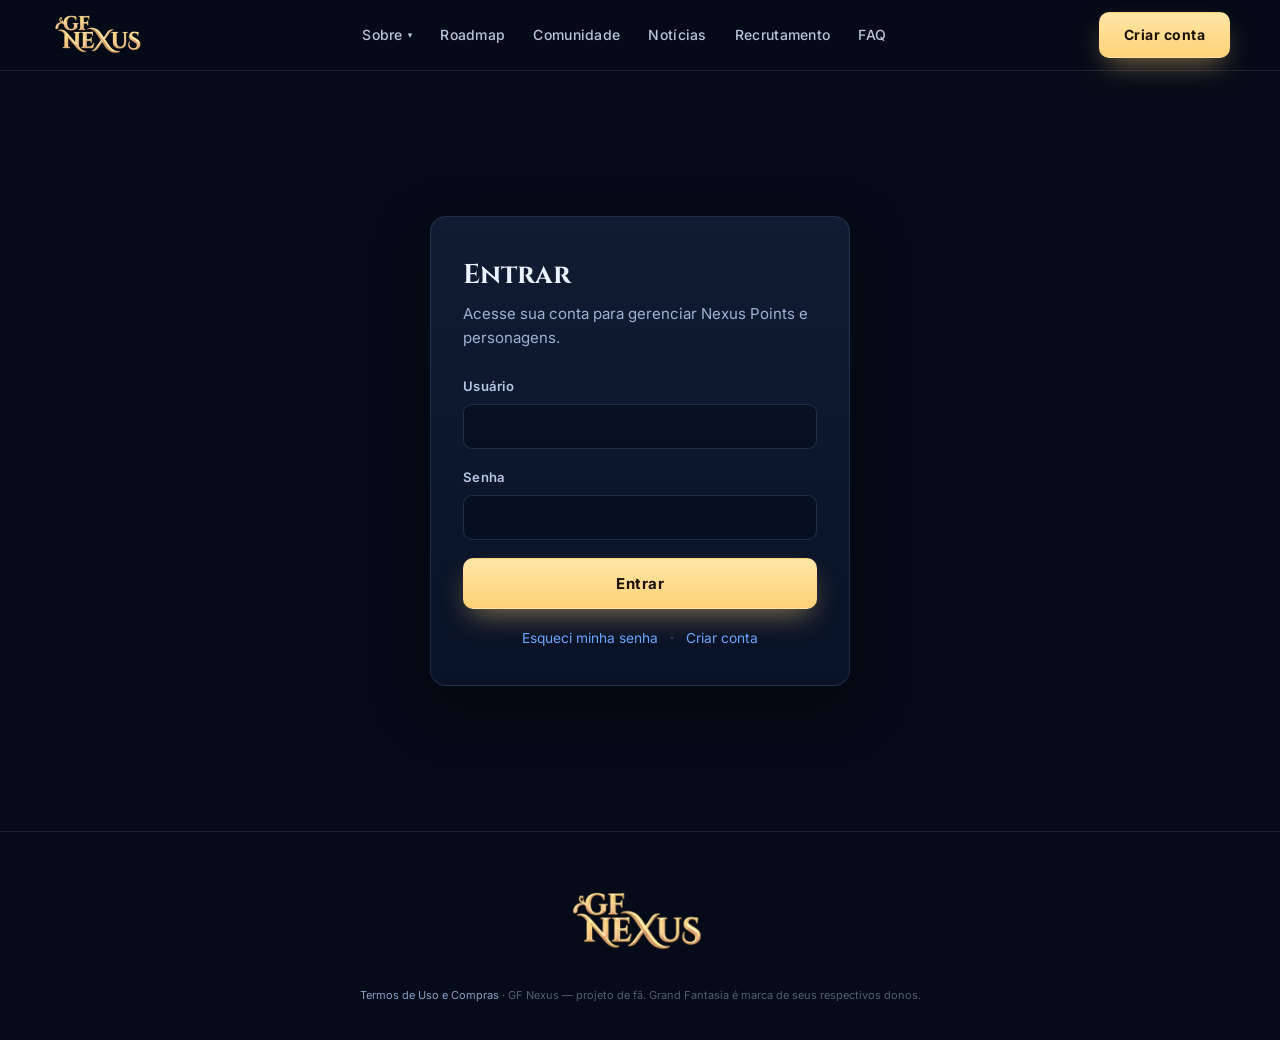
<file: conta.html>
<!DOCTYPE html>
<html lang="pt-BR">
<head>
  <meta charset="UTF-8">
  <meta name="viewport" content="width=device-width, initial-scale=1">
  <title>Minha conta — GF Nexus</title>
  <meta name="robots" content="noindex,nofollow">

  <link rel="preconnect" href="https://fonts.googleapis.com">
  <link rel="preconnect" href="https://fonts.gstatic.com" crossorigin>
  <link href="https://fonts.googleapis.com/css2?family=Cinzel:wght@600;800&family=Inter:wght@400;500;600;700&display=swap" rel="stylesheet">
  <link rel="stylesheet" href="assets/css/style.css?v=2">

  <link rel="icon" href="favicon.ico" sizes="any">
  <link rel="icon" type="image/png" sizes="32x32" href="assets/img/favicon-32x32.png">
  <meta name="theme-color" content="#081428">

  <style>
    .acc-wrap { max-width: 720px; margin: 0 auto; padding: 48px 16px 64px; }
    .acc-head { display: flex; align-items: center; justify-content: space-between; gap: 16px; flex-wrap: wrap; margin-bottom: 24px; }
    .acc-head h1 { font-family: 'Cinzel', serif; font-size: 1.7rem; margin: 0; color: #eaf1ff; }
    .acc-head .who { color: #9fb2d4; font-size: .92rem; margin-top: 4px; }
    .acc-card {
      background: linear-gradient(180deg, rgba(18,30,54,.92), rgba(10,20,40,.92));
      border: 1px solid rgba(120,160,220,.18); border-radius: 16px;
      padding: 26px 28px; margin-bottom: 20px; box-shadow: 0 16px 44px rgba(0,0,0,.4);
    }
    .acc-card h2 { font-family: 'Cinzel', serif; font-size: 1.1rem; color: #eaf1ff; margin: 0 0 14px; }
    .np-balance { display: flex; align-items: baseline; gap: 10px; }
    .np-balance .val { font-size: 2.6rem; font-weight: 800; color: #ffd278; font-family: 'Cinzel', serif; }
    .np-balance .lbl { color: #9fb2d4; font-size: .95rem; }
    .acc-row { display: flex; gap: 10px; flex-wrap: wrap; }
    .acc-field input {
      flex: 1; min-width: 200px; box-sizing: border-box; padding: 12px 14px;
      background: rgba(8,16,32,.85); border: 1px solid rgba(120,160,220,.22);
      border-radius: 9px; color: #eaf1ff; font-size: .98rem; font-family: inherit; letter-spacing: .04em;
    }
    .acc-field input:focus { outline: none; border-color: #4f8cff; box-shadow: 0 0 0 3px rgba(79,140,255,.18); }
    .reg-msg { display: none; padding: 11px 14px; border-radius: 9px; font-size: .9rem; margin-top: 14px; }
    .reg-msg.show { display: block; }
    .reg-msg.error { background: rgba(220,70,70,.14); border: 1px solid rgba(220,70,70,.4); color: #ffb4b4; }
    .reg-msg.success { background: rgba(70,200,120,.14); border: 1px solid rgba(70,200,120,.4); color: #b4f0c8; }
    .btn[disabled] { opacity: .6; cursor: not-allowed; }
    .acc-loading { text-align: center; color: #9fb2d4; padding: 60px 0; }
    .muted-line { color: #9fb2d4; font-size: .9rem; margin: 0; }
    .char-list { display: flex; flex-wrap: wrap; gap: 10px; }
    .char-chip { background: rgba(8,16,32,.7); border: 1px solid rgba(120,160,220,.2); border-radius: 10px; padding: 10px 14px; min-width: 130px; }
    .char-chip .nm { color: #eaf1ff; font-weight: 600; display: block; }
    .char-chip .lv { color: #9fb2d4; font-size: .82rem; }
    .pw-input { width: 100%; box-sizing: border-box; margin-bottom: 10px; padding: 11px 14px; background: rgba(8,16,32,.85); border: 1px solid rgba(120,160,220,.22); border-radius: 9px; color: #eaf1ff; font-size: .95rem; }
    .pw-input:focus { outline: none; border-color: #4f8cff; box-shadow: 0 0 0 3px rgba(79,140,255,.18); }
    .order-row { display: flex; align-items: center; justify-content: space-between; gap: 10px; padding: 9px 0; border-bottom: 1px solid #1d2c49; font-size: .9rem; color: #c2d0e6; }
    .order-row:last-child { border-bottom: 0; }
    .order-row .st { font-size: .76rem; padding: 2px 9px; border-radius: 10px; white-space: nowrap; }
    .st-credited { background: rgba(70,200,120,.16); color: #b4f0c8; }
    .st-pending { background: rgba(255,210,120,.14); color: #ffd278; }
    .st-other { background: rgba(150,160,180,.14); color: #9fb2d4; }
  </style>
</head>
<body>

<header class="nav" id="nav">
  <div class="wrap nav-inner">
    <a class="brand" href="index.html" aria-label="GF Nexus">
      <span class="brand-text"><img src="assets/img/logo.png" class="brand-logo" alt="GF Nexus"></span>
    </a>
    <nav class="nav-links" id="navLinks">
      <span class="nav-dropdown">
        <a href="sobre.html">Sobre</a><span class="caret" aria-hidden="true">▾</span>
        <span class="nav-dropdown-menu">
          <a href="index.html#classes">Classes</a>
          <a href="guia.html">Guias</a>
        </span>
      </span>
      <a href="database.html">Database</a>
      <a href="alquimia.html">Alquimia</a>
      <a href="noticias.html">Notícias</a>
      <a href="nexus-points.html">Adquirir NPs</a>
    </nav>
    <div class="nav-cta">
      <a class="btn btn-ghost" href="#" id="logoutBtn">Sair</a>
    </div>
  </div>
</header>

<main class="acc-wrap">
  <div id="loading" class="acc-loading">Carregando sua conta…</div>

  <div id="content" style="display:none">
    <div id="paidBanner" class="reg-msg" style="margin-bottom:18px"></div>
    <div class="acc-head">
      <div>
        <h1>Minha conta</h1>
        <div class="who" id="who"></div>
      </div>
      <a class="btn btn-primary" href="nexus-points.html">Adquirir Nexus Points</a>
    </div>

    <div class="acc-card">
      <h2>Saldo de Nexus Points</h2>
      <div class="np-balance"><span class="val" id="npBalance">—</span><span class="lbl">NP</span></div>
    </div>

    <div class="acc-card">
      <h2>Resgatar voucher</h2>
      <p class="sub" style="color:#9fb2d4;font-size:.9rem;margin:0 0 14px">Tem um código de NP? Resgate aqui.</p>
      <form id="voucherForm" class="acc-row" novalidate>
        <div class="acc-field" style="display:flex;flex:1">
          <input type="text" id="code" placeholder="XXXX-XXXX-XXXX-XXXX" maxlength="24" autocapitalize="characters" spellcheck="false" required>
        </div>
        <button type="submit" class="btn btn-primary" id="voucherBtn">Resgatar</button>
      </form>
      <div class="reg-msg" id="voucherMsg" role="alert"></div>
    </div>

    <div class="acc-card">
      <h2>Meus personagens</h2>
      <div id="charList" class="char-list"><p class="muted-line">Carregando…</p></div>
    </div>

    <div class="acc-card">
      <h2>Histórico de compras</h2>
      <div id="orderList"><p class="muted-line">Carregando…</p></div>
    </div>

    <div class="acc-card">
      <h2>Trocar senha</h2>
      <form id="pwForm" novalidate style="max-width:380px">
        <input type="password" id="curPw" placeholder="Senha atual" maxlength="32" class="pw-input" required>
        <input type="password" id="newPw" placeholder="Nova senha (mín. 6)" maxlength="32" class="pw-input" required>
        <input type="password" id="newPw2" placeholder="Confirmar nova senha" maxlength="32" class="pw-input" required>
        <button type="submit" class="btn btn-primary" id="pwBtn">Salvar nova senha</button>
      </form>
      <div class="reg-msg" id="pwMsg" role="alert"></div>
    </div>
  </div>
</main>

<footer class="footer">
  <div class="wrap footer-inner">
    <div class="footer-brand">
      <img src="assets/img/logo.png" class="brand-logo brand-logo-footer" alt="GF Nexus">
    </div>
    <p class="footer-legal"><a href="termos.html" style="color:#8aa0c4">Termos de Uso e Compras</a> &middot; GF Nexus — projeto de fã. Grand Fantasia é marca de seus respectivos donos.</p>
  </div>
</footer>

<script>
(function () {
  var BASE = "https://api.gf-nexus.com/api/v1";
  var token = localStorage.getItem("gfnexus_token");
  if (!token) { location.replace("login.html"); return; }
  var AUTH = { "Authorization": "Bearer " + token };

  function logout() {
    localStorage.removeItem("gfnexus_token");
    localStorage.removeItem("gfnexus_role");
    location.replace("login.html");
  }
  document.getElementById("logoutBtn").addEventListener("click", function (e) { e.preventDefault(); logout(); });

  function fmt(n) { return Number(n).toLocaleString("pt-BR"); }

  // carrega dados da conta
  fetch(BASE + "/account/me", { headers: AUTH })
    .then(function (res) {
      if (res.status === 401) { logout(); throw new Error("unauth"); }
      return res.json();
    })
    .then(function (d) {
      document.getElementById("who").textContent = d.username;
      document.getElementById("npBalance").textContent = fmt(d.np_balance);
      document.getElementById("loading").style.display = "none";
      document.getElementById("content").style.display = "block";
    })
    .catch(function () {
      document.getElementById("loading").textContent = "Não foi possível carregar sua conta. Recarregue a página.";
    });

  // retorno do checkout de cartão (back_url ?paid=1): confirma e atualiza o saldo
  if (/[?&]paid=1/.test(location.search)) {
    var pb = document.getElementById("paidBanner");
    pb.className = "reg-msg show success";
    pb.textContent = "Pagamento recebido! Seu saldo de NP será atualizado em instantes.";
    var tries = 0;
    var t = setInterval(function () {
      tries++;
      fetch(BASE + "/account/me", { headers: AUTH })
        .then(function (r) { return r.json(); })
        .then(function (d) { if (d && d.np_balance != null) document.getElementById("npBalance").textContent = fmt(d.np_balance); })
        .catch(function () {});
      if (tries >= 4) clearInterval(t);
    }, 4000);
  }

  // resgate de voucher
  var vForm = document.getElementById("voucherForm");
  var vBtn  = document.getElementById("voucherBtn");
  var vMsg  = document.getElementById("voucherMsg");
  vForm.addEventListener("submit", function (e) {
    e.preventDefault();
    vMsg.className = "reg-msg";
    var code = document.getElementById("code").value.trim().toUpperCase();
    if (!code) { vMsg.textContent = "Informe o código."; vMsg.className = "reg-msg show error"; return; }

    vBtn.disabled = true; vBtn.textContent = "Resgatando...";
    fetch(BASE + "/np/redeem", {
      method: "POST",
      headers: Object.assign({ "Content-Type": "application/json" }, AUTH),
      body: JSON.stringify({ code: code })
    })
      .then(function (res) { return res.json().then(function (d) { return { ok: res.ok, status: res.status, data: d }; }); })
      .then(function (r) {
        if (r.ok) {
          vMsg.textContent = "+" + fmt(r.data.np_added) + " NP resgatados!";
          vMsg.className = "reg-msg show success";
          document.getElementById("npBalance").textContent = fmt(r.data.np_balance);
          document.getElementById("code").value = "";
        } else {
          vMsg.textContent = (r.data && r.data.detail) ? r.data.detail : "Não foi possível resgatar.";
          vMsg.className = "reg-msg show error";
        }
      })
      .catch(function () { vMsg.textContent = "Erro de conexão. Tente novamente."; vMsg.className = "reg-msg show error"; })
      .finally(function () { vBtn.disabled = false; vBtn.textContent = "Resgatar"; });
  });

  // ── meus personagens ──
  fetch(BASE + "/characters", { headers: AUTH })
    .then(function (r) { return r.json(); })
    .then(function (list) {
      var el = document.getElementById("charList");
      if (!list || !list.length) { el.innerHTML = '<p class="muted-line">Nenhum personagem ainda. Crie um no jogo!</p>'; return; }
      el.innerHTML = "";
      list.forEach(function (c) {
        var chip = document.createElement("div");
        chip.className = "char-chip";
        chip.innerHTML = '<span class="nm"></span><span class="lv">Nível ' + (c.level || 1) + '</span>';
        chip.querySelector(".nm").textContent = c.given_name || "Sem nome";
        el.appendChild(chip);
      });
    })
    .catch(function () { document.getElementById("charList").innerHTML = '<p class="muted-line">Não foi possível carregar os personagens.</p>'; });

  // ── histórico de compras ──
  var STATUS_LBL = { credited: "Creditado", pending: "Aguardando", approved: "Aprovado",
                     rejected: "Recusado", cancelled: "Cancelado", expired: "Expirado" };
  function brl(n) { return Number(n).toLocaleString("pt-BR", { minimumFractionDigits: 2 }); }
  fetch(BASE + "/payments/np/orders", { headers: AUTH })
    .then(function (r) { return r.json(); })
    .then(function (list) {
      var el = document.getElementById("orderList");
      if (!list || !list.length) { el.innerHTML = '<p class="muted-line">Você ainda não fez compras.</p>'; return; }
      el.innerHTML = "";
      list.forEach(function (o) {
        var d = new Date(o.created_at);
        var cls = o.status === "credited" ? "st-credited" : (o.status === "pending" ? "st-pending" : "st-other");
        var row = document.createElement("div");
        row.className = "order-row";
        row.innerHTML = '<span>' + d.toLocaleDateString("pt-BR") + ' · ' + fmt(o.np_amount) + ' NP · R$ ' + brl(o.amount_brl) +
                        '</span><span class="st ' + cls + '">' + (STATUS_LBL[o.status] || o.status) + '</span>';
        el.appendChild(row);
      });
    })
    .catch(function () { document.getElementById("orderList").innerHTML = '<p class="muted-line">Não foi possível carregar o histórico.</p>'; });

  // ── trocar senha ──
  var pwForm = document.getElementById("pwForm");
  var pwBtn  = document.getElementById("pwBtn");
  var pwMsg  = document.getElementById("pwMsg");
  pwForm.addEventListener("submit", function (e) {
    e.preventDefault();
    pwMsg.className = "reg-msg";
    var cur = document.getElementById("curPw").value;
    var np  = document.getElementById("newPw").value;
    var np2 = document.getElementById("newPw2").value;
    if (np.length < 6 || np.length > 32) { pwMsg.textContent = "A nova senha deve ter entre 6 e 32 caracteres."; pwMsg.className = "reg-msg show error"; return; }
    if (np !== np2) { pwMsg.textContent = "As senhas não conferem."; pwMsg.className = "reg-msg show error"; return; }

    pwBtn.disabled = true; pwBtn.textContent = "Salvando...";
    fetch(BASE + "/auth/change-password", {
      method: "POST",
      headers: Object.assign({ "Content-Type": "application/json" }, AUTH),
      body: JSON.stringify({ current_password: cur, new_password: np })
    })
      .then(function (res) { return res.json().then(function (d) { return { ok: res.ok, data: d }; }); })
      .then(function (r) {
        if (r.ok) {
          pwMsg.textContent = (r.data && r.data.message) || "Senha alterada com sucesso.";
          pwMsg.className = "reg-msg show success";
          pwForm.reset();
        } else {
          var det = r.data && r.data.detail;
          pwMsg.textContent = (typeof det === "string") ? det : "Não foi possível alterar a senha.";
          pwMsg.className = "reg-msg show error";
        }
      })
      .catch(function () { pwMsg.textContent = "Erro de conexão. Tente novamente."; pwMsg.className = "reg-msg show error"; })
      .finally(function () { pwBtn.disabled = false; pwBtn.textContent = "Salvar nova senha"; });
  });
})();
</script>
</body>
</html>
</file>
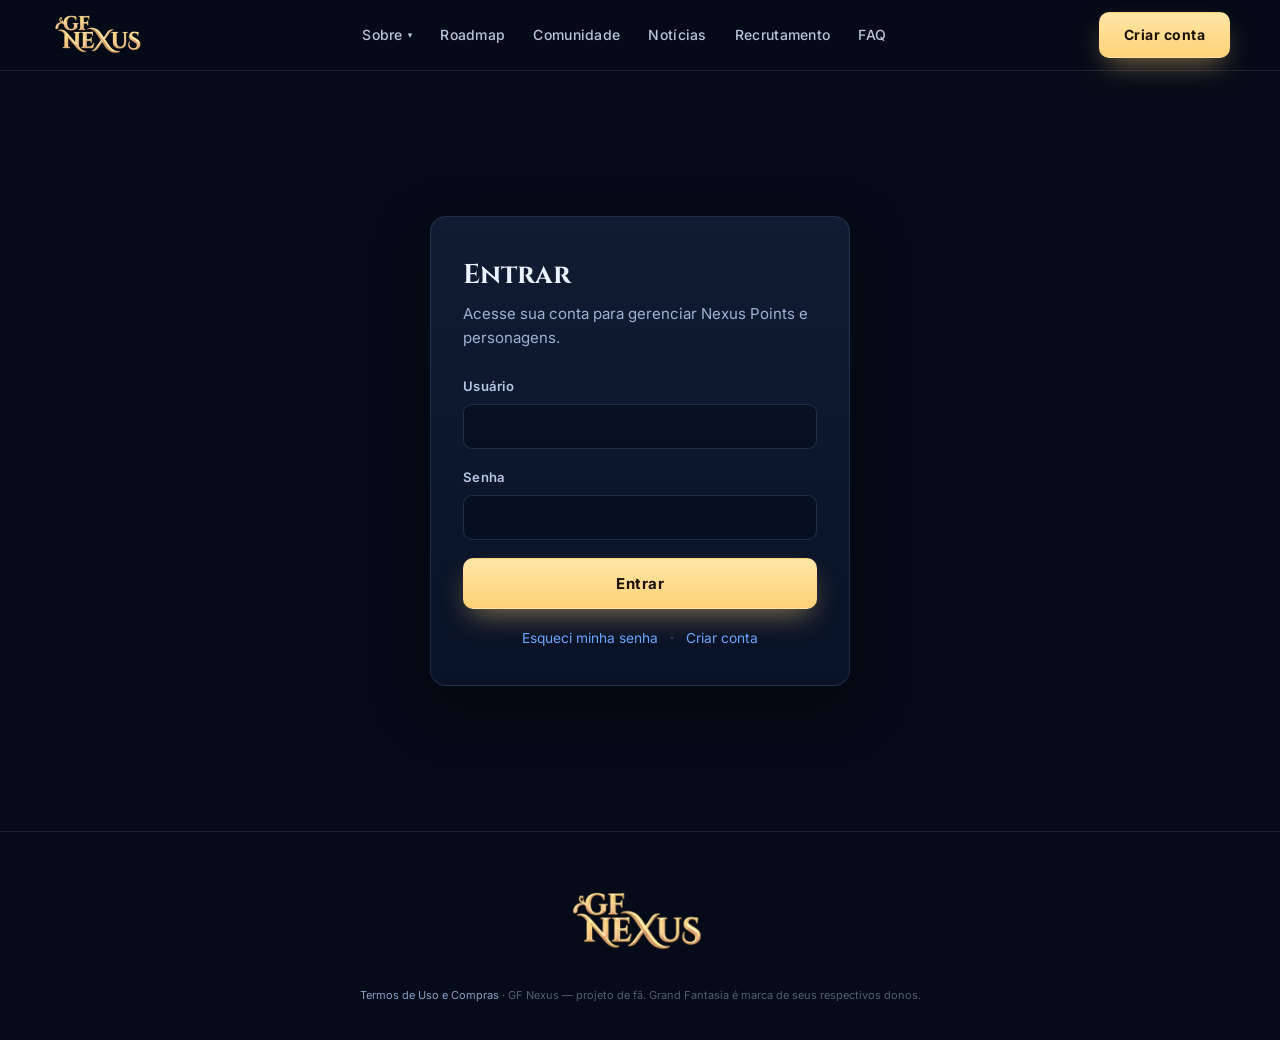
<file: database.html>
<!DOCTYPE html>
<html lang="pt-BR">
<head>
  <meta charset="UTF-8">
  <meta name="viewport" content="width=device-width, initial-scale=1">
  <title>Database de Itens — GF Nexus</title>
  <meta name="description" content="Banco de dados de itens do GF Nexus — busque itens, ícones e IDs do servidor.">
  <meta name="robots" content="noindex,follow">

  <link rel="preconnect" href="https://fonts.googleapis.com">
  <link rel="preconnect" href="https://fonts.gstatic.com" crossorigin>
  <link href="https://fonts.googleapis.com/css2?family=Cinzel:wght@600;800&family=Inter:wght@400;500;600;700&display=swap" rel="stylesheet">
  <link rel="stylesheet" href="assets/css/style.css?v=2">
  <link rel="icon" href="favicon.ico" sizes="any">
  <meta name="theme-color" content="#081428">

  <style>
    .db-wrap { max-width: 1100px; margin: 0 auto; padding: 40px 16px 64px; }
    .db-head { text-align: center; margin-bottom: 22px; }
    .db-head h1 { font-family: 'Cinzel', serif; font-size: 1.9rem; margin: 0 0 6px; color: #eaf1ff; }
    .db-head p { color: #9fb2d4; font-size: .95rem; margin: 0; }
    .db-search { max-width: 560px; margin: 0 auto 8px; display: flex; gap: 10px; }
    .db-search input {
      flex: 1; box-sizing: border-box; padding: 13px 16px; font-size: 1rem; font-family: inherit;
      background: rgba(8,16,32,.85); border: 1px solid rgba(120,160,220,.22); border-radius: 11px; color: #eaf1ff;
    }
    .db-search input:focus { outline: none; border-color: #4f8cff; box-shadow: 0 0 0 3px rgba(79,140,255,.18); }
    .db-count { text-align: center; color: #8aa0c4; font-size: .84rem; margin-bottom: 20px; }
    .db-grid { display: grid; grid-template-columns: repeat(auto-fill, minmax(220px, 1fr)); gap: 12px; }
    .db-card {
      display: flex; gap: 12px; align-items: center; padding: 11px 13px;
      background: linear-gradient(180deg, rgba(18,30,54,.85), rgba(10,20,40,.85));
      border: 1px solid rgba(120,160,220,.16); border-radius: 12px; transition: border-color .12s, transform .12s;
    }
    .db-card:hover { border-color: rgba(120,160,220,.42); transform: translateY(-2px); }
    .db-ic { width: 44px; height: 44px; flex: none; border-radius: 8px; background: rgba(8,16,32,.6);
      image-rendering: pixelated; object-fit: contain; }
    .db-meta { min-width: 0; }
    .db-name { color: #eaf1ff; font-size: .92rem; font-weight: 600; line-height: 1.25;
      overflow: hidden; text-overflow: ellipsis; display: -webkit-box; -webkit-line-clamp: 2; -webkit-box-orient: vertical; }
    .db-id { color: #7e93b8; font-size: .76rem; margin-top: 3px; }
    .db-id b { color: #9fb2d4; font-family: ui-monospace, monospace; }
    .db-empty { text-align: center; color: #8aa0c4; padding: 40px 0; }
    .db-more { text-align: center; margin-top: 22px; }
  </style>
</head>
<body>

<header class="nav" id="nav">
  <div class="wrap nav-inner">
    <a class="brand" href="index.html" aria-label="GF Nexus">
      <span class="brand-text"><img src="assets/img/logo.png" class="brand-logo" alt="GF Nexus"></span>
    </a>
    <nav class="nav-links" id="navLinks">
      <a href="database.html">Database</a>
      <a href="alquimia.html">Alquimia</a>
      <a href="noticias.html">Notícias</a>
      <a href="conta.html">Minha conta</a>
    </nav>
    <div class="nav-cta"><a class="btn btn-ghost" href="conta.html">Minha conta</a></div>
  </div>
</header>

<main class="db-wrap">
  <div class="db-head">
    <h1>Database de Itens</h1>
    <p>Busque por nome ou ID. Ícones e nomes direto do servidor do GF Nexus.</p>
  </div>
  <div class="db-search">
    <input type="search" id="q" placeholder="Buscar item por nome ou ID…" autocomplete="off" spellcheck="false">
  </div>
  <div class="db-count" id="count">Carregando itens…</div>
  <div class="db-grid" id="grid"></div>
  <div class="db-more"><button class="btn btn-ghost" id="more" style="display:none">Mostrar mais</button></div>
</main>

<footer class="footer">
  <div class="wrap footer-inner">
    <div class="footer-brand"><img src="assets/img/logo.png" class="brand-logo brand-logo-footer" alt="GF Nexus"></div>
    <p class="footer-legal"><a href="termos.html" style="color:#8aa0c4">Termos de Uso e Compras</a> &middot; GF Nexus — projeto de fã. Grand Fantasia é marca de seus respectivos donos.</p>
  </div>
</footer>

<script src="assets/js/items-db.js?v=2"></script>
<script>
(function () {
  // login-gated
  if (!localStorage.getItem("gfnexus_token")) { location.replace("login.html"); return; }

  var PAGE = 120;
  var grid = document.getElementById("grid"), countEl = document.getElementById("count");
  var qEl = document.getElementById("q"), moreBtn = document.getElementById("more");
  var filtered = [], shown = 0;

  function render(reset) {
    if (reset) { grid.innerHTML = ""; shown = 0; }
    var frag = document.createDocumentFragment();
    var end = Math.min(shown + PAGE, filtered.length);
    for (var i = shown; i < end; i++) {
      var it = filtered[i];
      var card = document.createElement("div"); card.className = "db-card";
      card.innerHTML =
        (it.ic ? '<img class="db-ic" loading="lazy" src="' + GFItems.iconUrl(it.ic) + '" alt="" onerror="this.style.visibility=\'hidden\'">'
               : '<div class="db-ic"></div>') +
        '<div class="db-meta"><div class="db-name">' + GFItems.esc(it.n) + '</div>' +
        '<div class="db-id">ID <b>' + it.id + '</b></div></div>';
      frag.appendChild(card);
    }
    grid.appendChild(frag); shown = end;
    moreBtn.style.display = shown < filtered.length ? "" : "none";
    countEl.textContent = filtered.length
      ? ("Mostrando " + shown + " de " + filtered.length.toLocaleString("pt-BR") + " itens")
      : "Nenhum item encontrado.";
    if (!filtered.length) grid.innerHTML = '<div class="db-empty">Nada encontrado. Tente outro termo.</div>';
  }

  function search(q) {
    filtered = GFItems.search(q);
    render(true);
  }

  var t;
  qEl.addEventListener("input", function () { clearTimeout(t); t = setTimeout(function () { search(qEl.value); }, 160); });
  moreBtn.addEventListener("click", function () { render(false); });

  GFItems.load().then(function () { search(""); }).catch(function () {
    countEl.textContent = "Não foi possível carregar o database. Recarregue a página.";
  });
})();
</script>
</body>
</html>
</file>
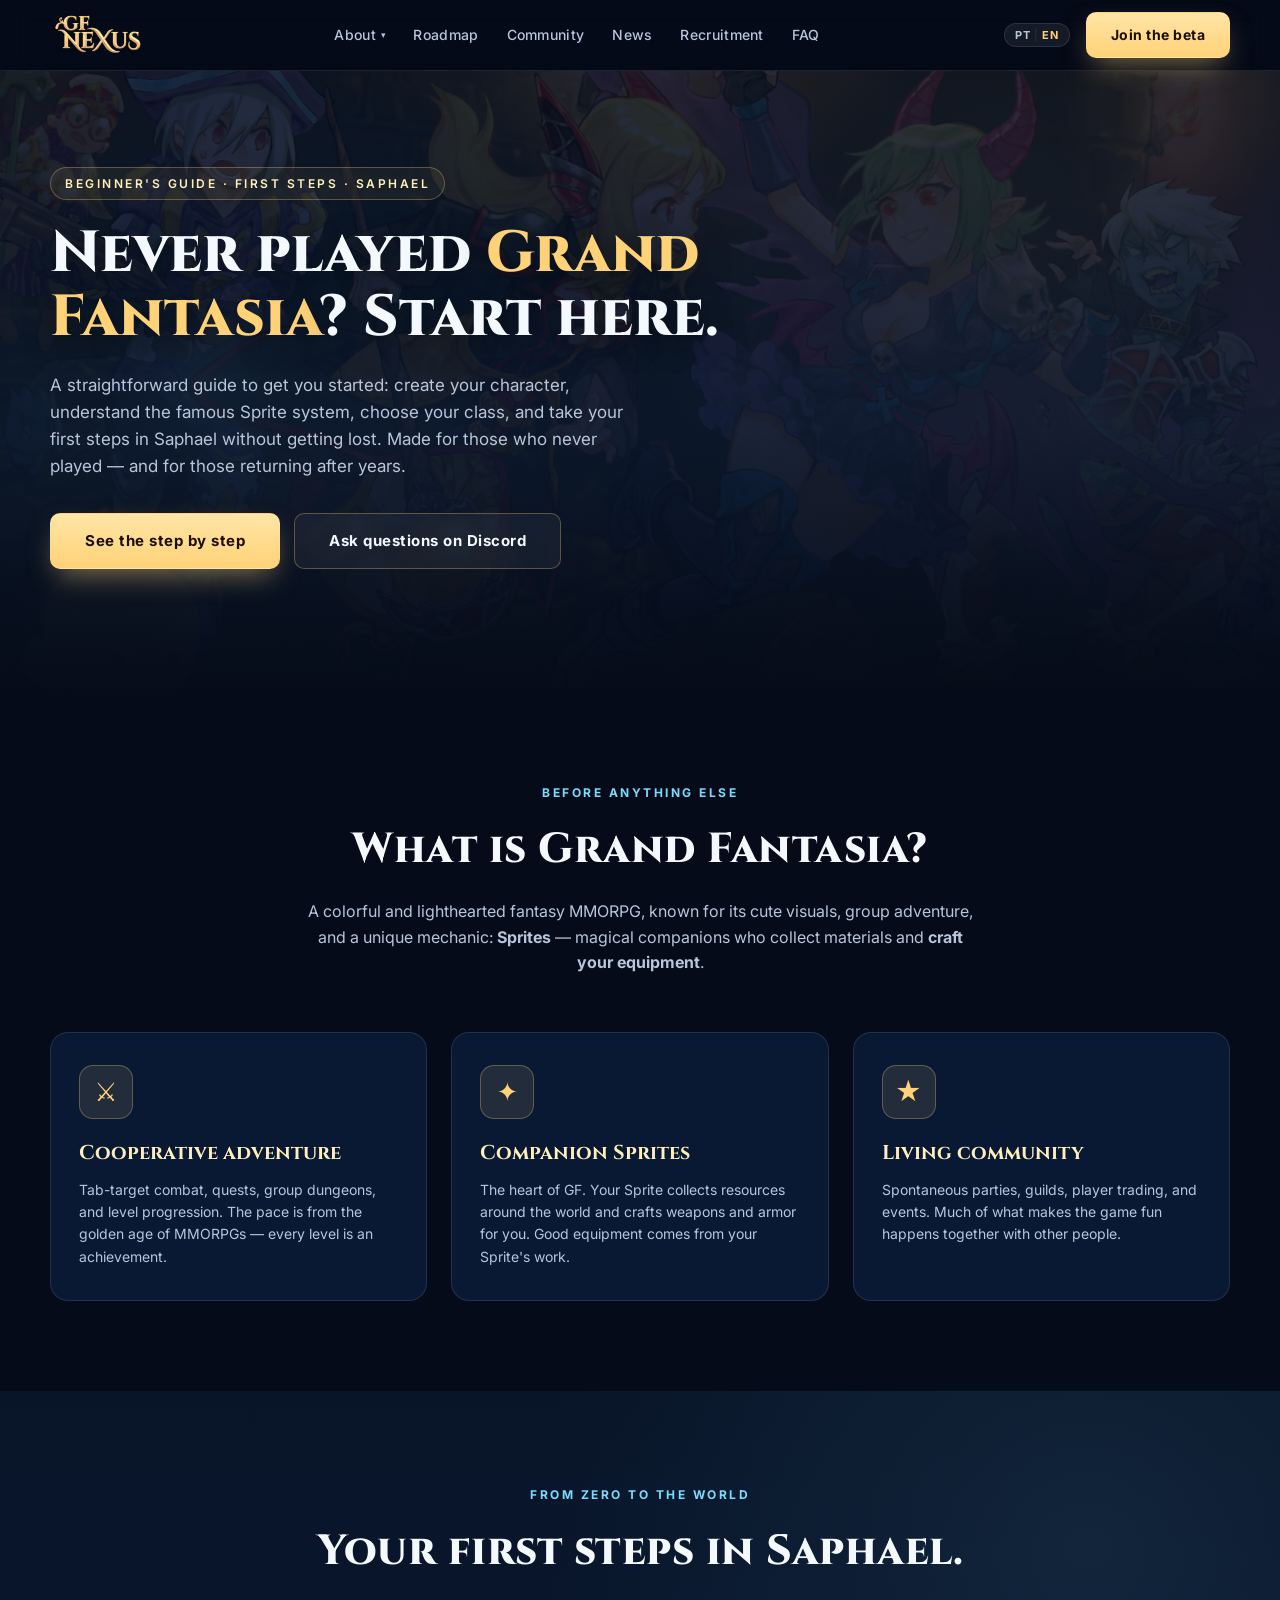
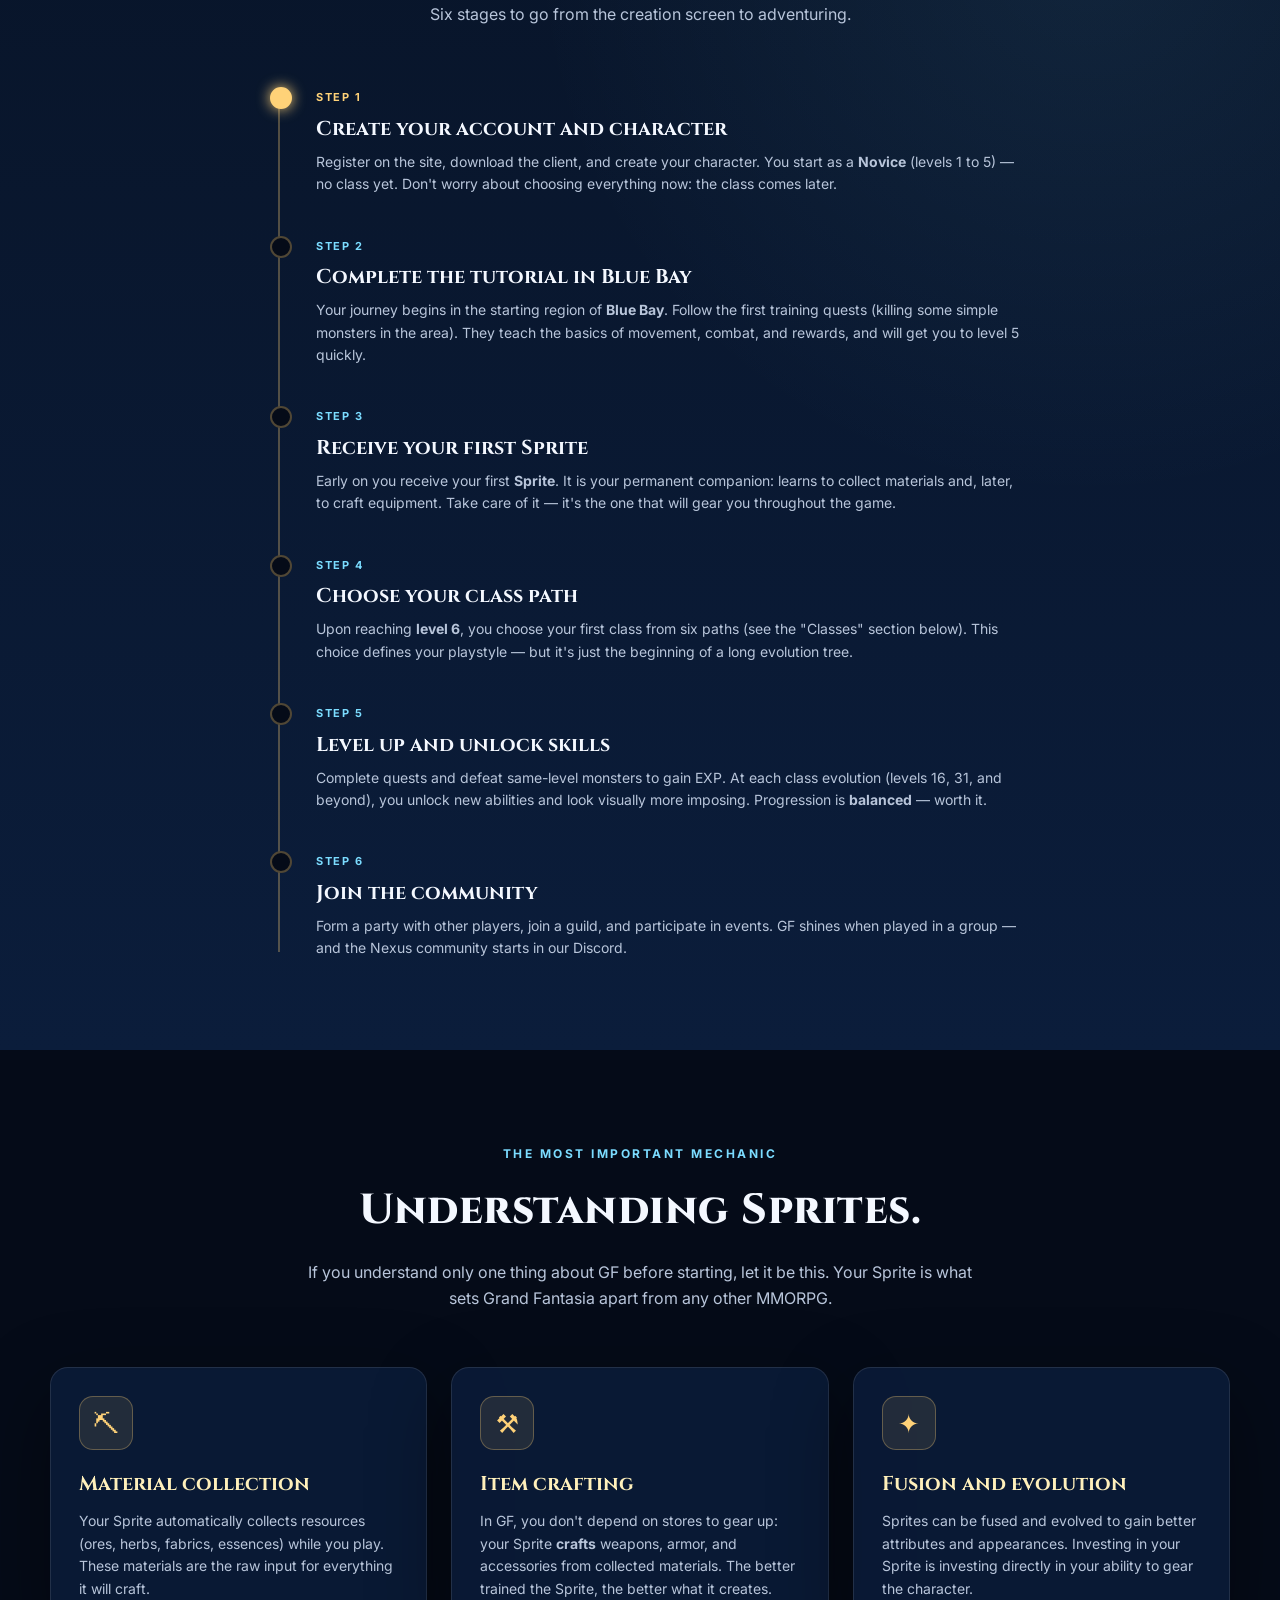
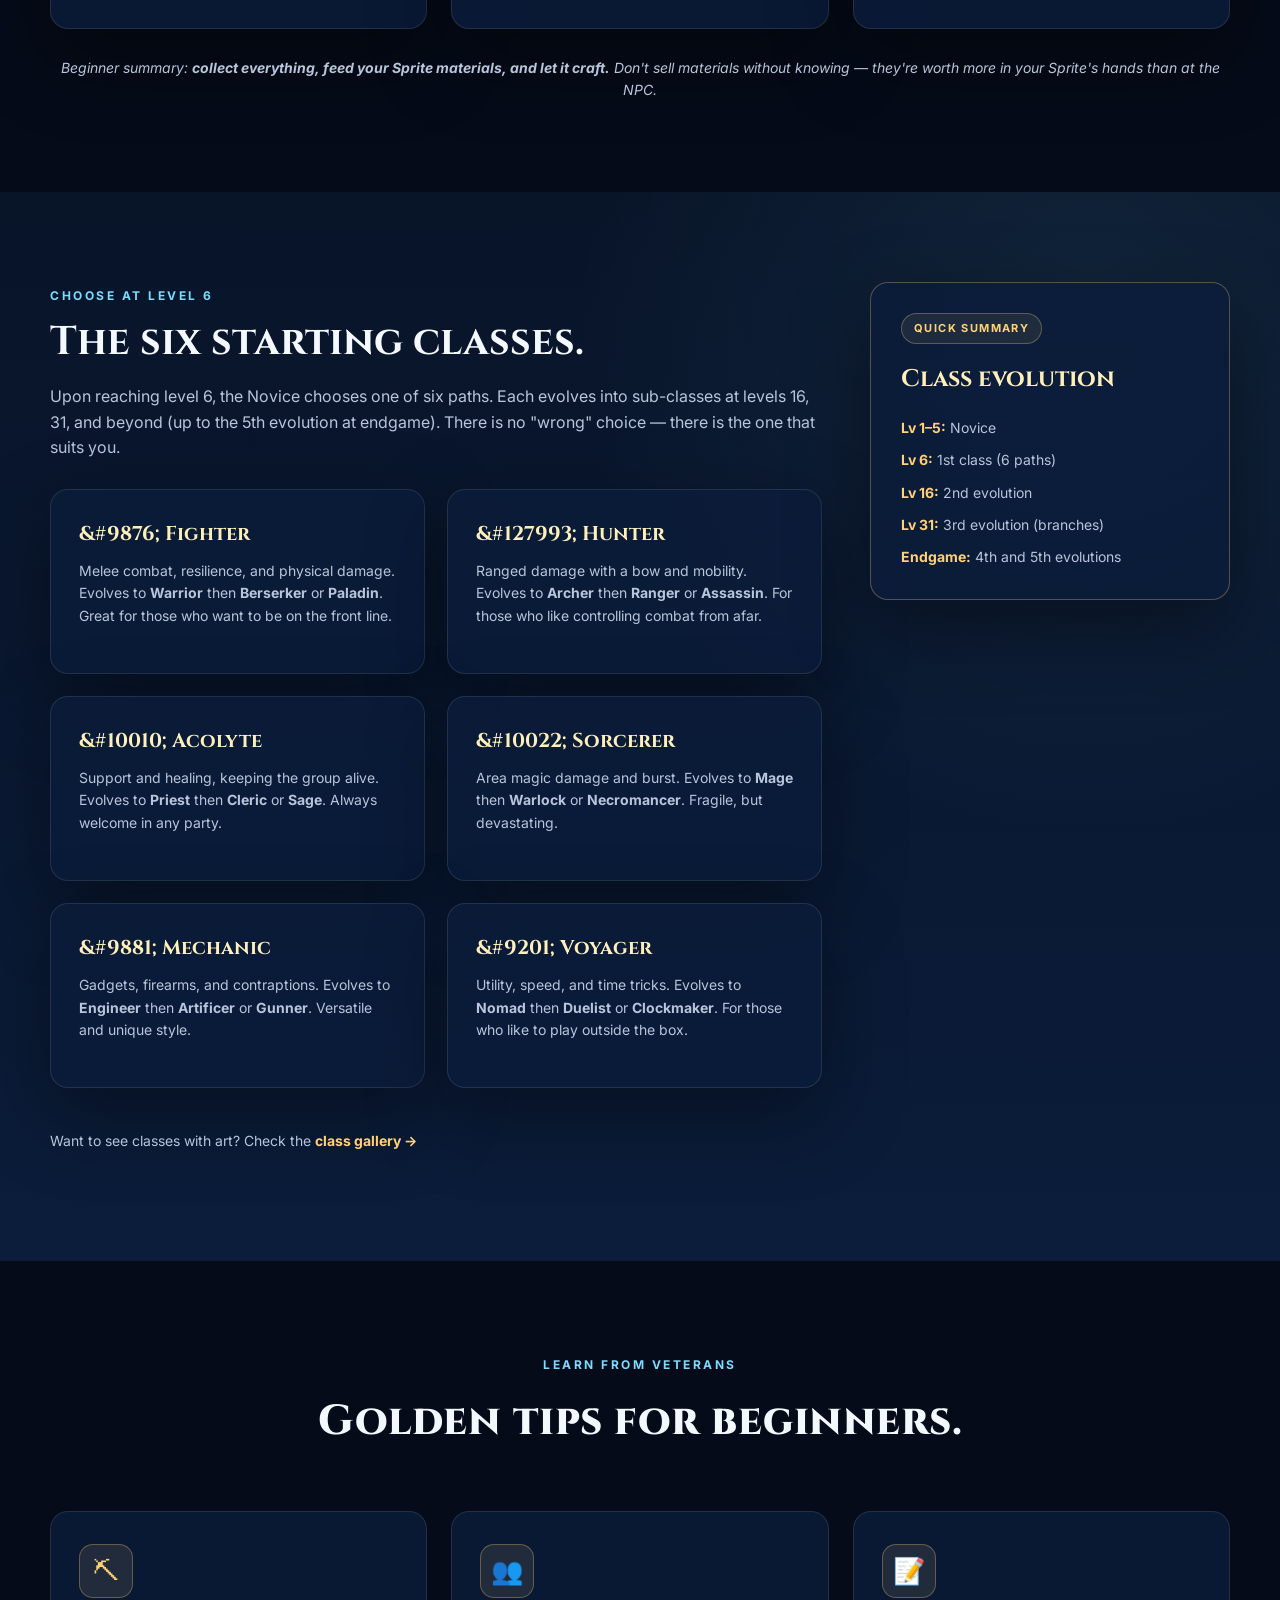
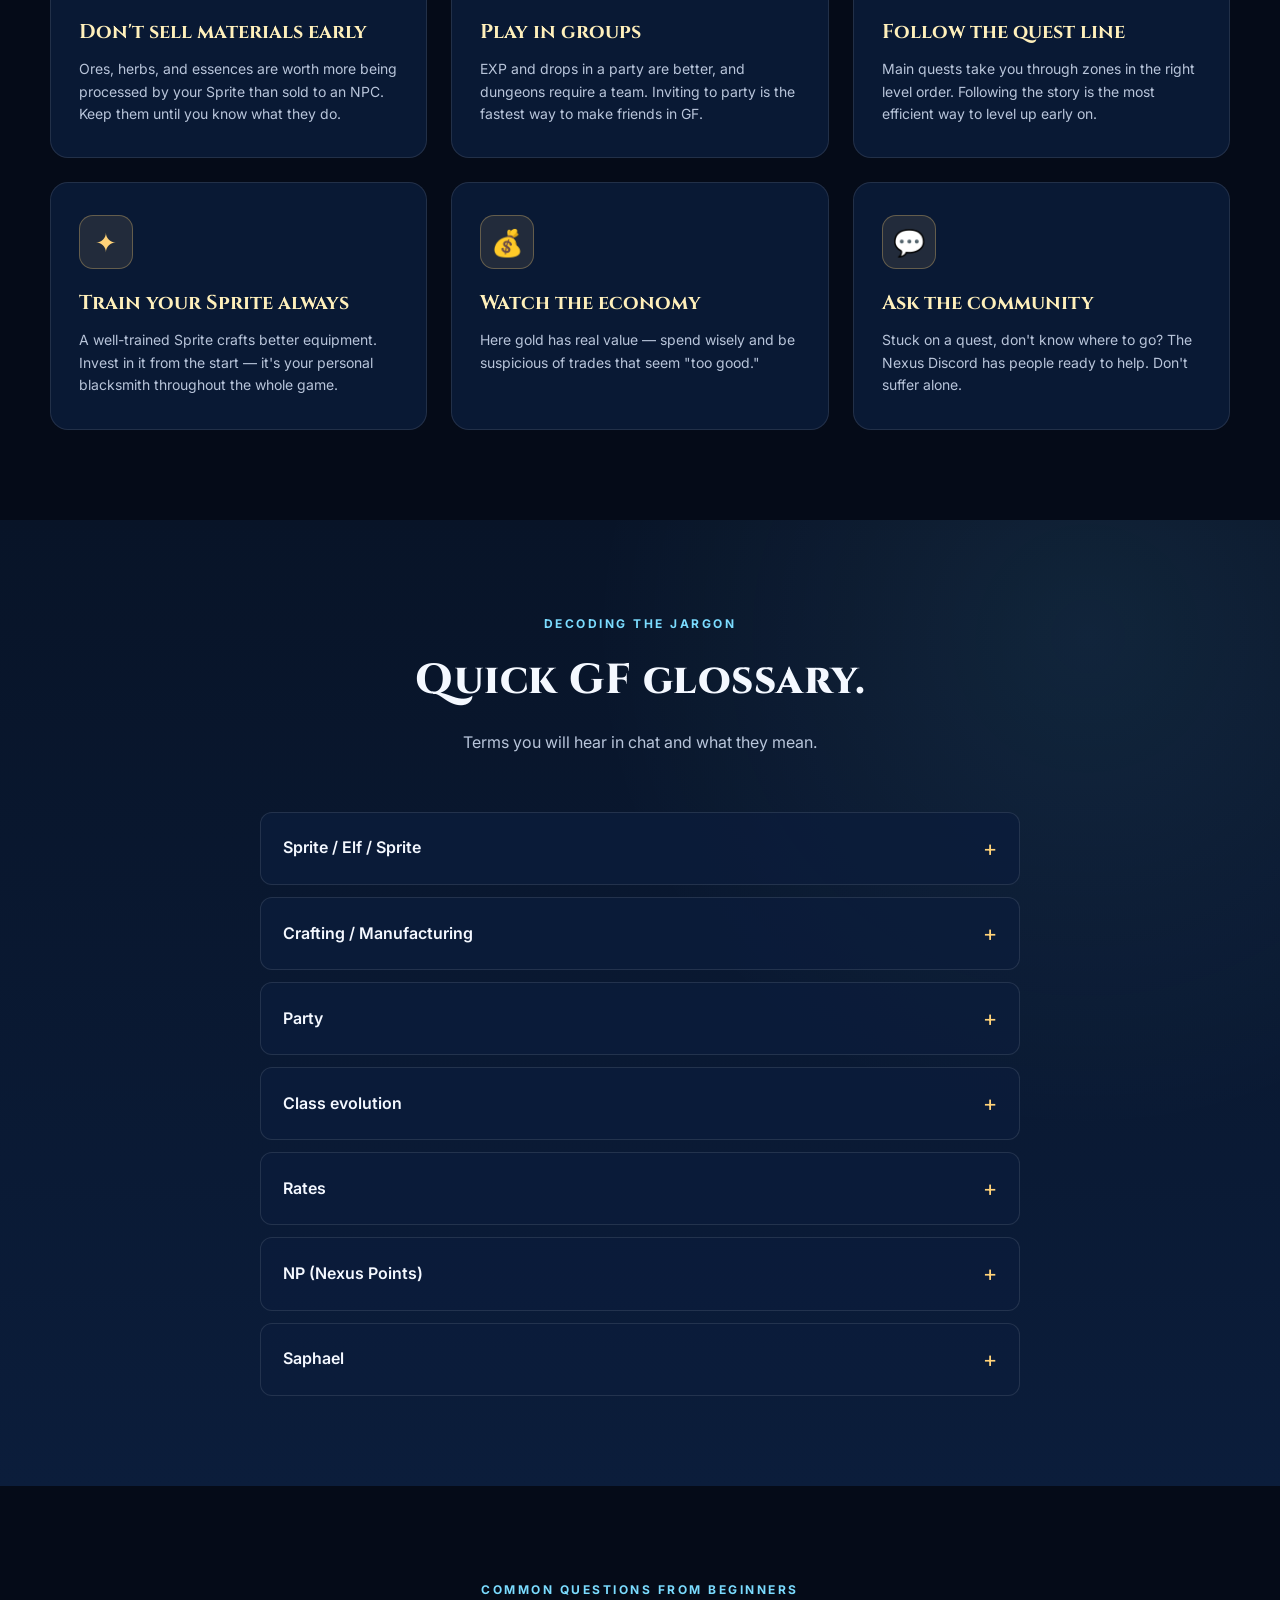
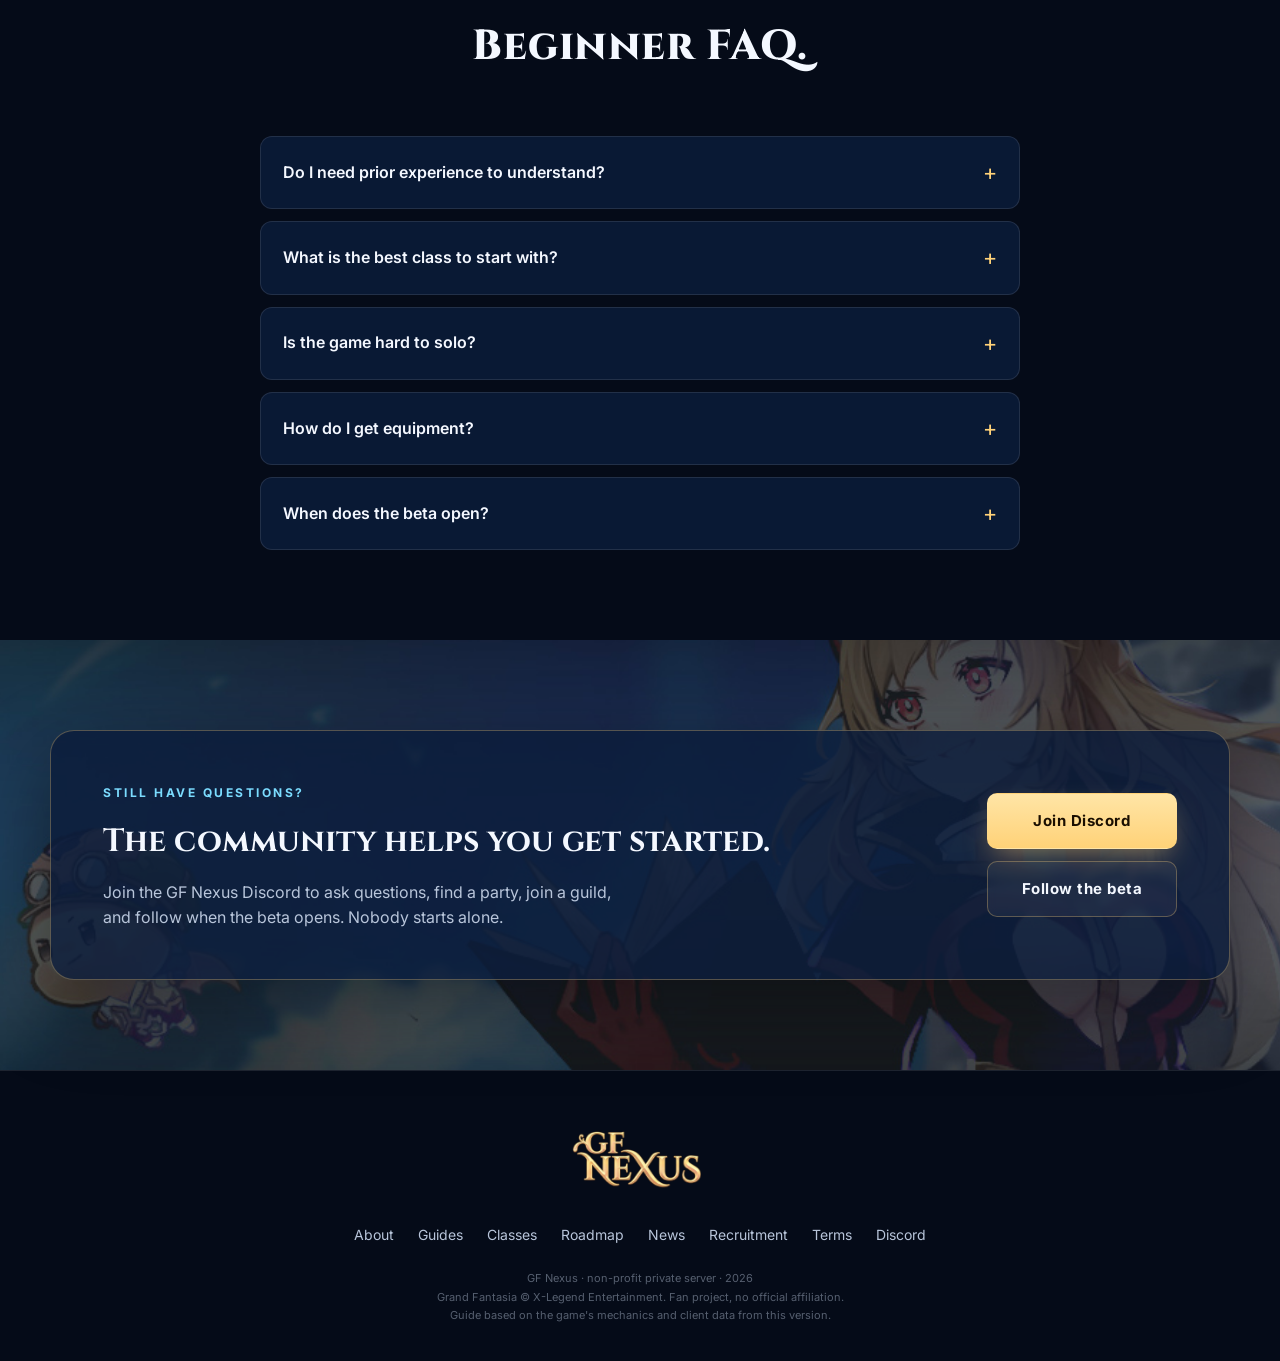
<file: guia.html>
<!DOCTYPE html>
<html lang="pt-BR">
<head>
  <meta charset="UTF-8">
  <meta name="viewport" content="width=device-width, initial-scale=1">
  <title>Guia do Novato — GF Nexus | Primeiros passos em Saphael</title>
  <meta name="description" content="Guia para iniciantes em Grand Fantasia no GF Nexus: criação de personagem, classes e evolução, sistema de Sprites (ou Elfos), primeiras quests em Baía Azul, combate, progressão e dicas essenciais para começar a jogar.">

  <meta property="og:type" content="article">
  <meta property="og:title" content="Guia do Novato — GF Nexus">
  <meta property="og:description" content="Seus primeiros passos em Saphael: classes, Sprites (ou Elfos), tutorial e dicas para começar bem no GF Nexus.">
  <meta property="og:image" content="https://gf-nexus.com/assets/img/img-01-0c581f46.jpg">
  <meta property="og:url" content="https://gf-nexus.com/guia.html">
  <meta name="twitter:card" content="summary_large_image">

  <link rel="preconnect" href="https://fonts.googleapis.com">
  <link rel="preconnect" href="https://fonts.gstatic.com" crossorigin>
  <link href="https://fonts.googleapis.com/css2?family=Cinzel:wght@600;800&family=Inter:wght@400;500;600;700&display=swap" rel="stylesheet">
  <link rel="stylesheet" href="assets/css/style.css?v=2">

  <!-- Favicons -->
  <link rel="icon" href="favicon.ico" sizes="any">
  <link rel="icon" type="image/png" sizes="32x32" href="assets/img/favicon-32x32.png">
  <link rel="icon" type="image/png" sizes="16x16" href="assets/img/favicon-16x16.png">
  <link rel="apple-touch-icon" href="assets/img/apple-touch-icon.png">
  <meta name="theme-color" content="#081428">
</head>
<body>
<header class="nav" id="nav">
  <div class="wrap nav-inner">
    <a class="brand" href="index.html#top" aria-label="GF Nexus">
      <span class="brand-text">
        <img src="assets/img/logo.png" class="brand-logo" alt="GF Nexus">
      </span>
    </a>

    <nav class="nav-links" id="navLinks">
      <span class="nav-dropdown">
        <a href="sobre.html" data-i18n="nav.about">Sobre</a><span class="caret" aria-hidden="true">▾</span>
        <span class="nav-dropdown-menu">
          <a href="index.html#classes">Classes</a>
          <a href="guia.html" data-i18n="nav.guides">Guias</a>
        </span>
      </span>
      <a href="index.html#roadmap">Roadmap</a>
      <a href="index.html#comunidade" data-i18n="nav.community">Comunidade</a>
      <a href="noticias.html" data-i18n="nav.news">Notícias</a>
      <a href="recrutamento.html" data-i18n="nav.recruitment">Recrutamento</a>
      <a href="index.html#faq">FAQ</a>
    </nav>

    <div class="nav-cta">
      <button class="lang-toggle" aria-label="Switch language">
        <span data-lang="pt-BR">PT</span>
        <span class="lang-sep">|</span>
        <span data-lang="en">EN</span>
      </button>      <a class="btn btn-primary" href="index.html#beta" data-i18n="nav.cta">Entrar na beta</a>
    </div>

    <button class="nav-toggle" id="navToggle" aria-label="Menu">&#9776;</button>
  </div>
</header>

<!-- HERO -->
<section class="page-hero">
  <div class="page-hero-overlay"></div>
  <div class="wrap page-hero-content">
    <span class="eyebrow" data-i18n="guia.eyebrow">Guia do Novato &middot; Primeiros passos &middot; Saphael</span>
    <h1 data-i18n-html="guia.h1">Nunca jogou <em>Grand Fantasia</em>? Comece por aqui.</h1>
    <p class="lead" data-i18n="guia.lead">
      Um guia direto para você sair do zero: criar seu personagem, entender o
      famoso sistema de Sprites, escolher sua classe e dar os primeiros passos
      em Saphael sem se perder. Feito para quem nunca jogou — e para quem voltou
      depois de anos.
    </p>
    <div class="hero-actions">
      <a class="btn btn-primary btn-lg" href="#passos" data-i18n="guia.cta1">Ver o passo a passo</a>
      <a class="btn btn-ghost btn-lg" href="https://discord.gg/6YCXdwY2jD" target="_blank" rel="noopener" data-i18n="guia.cta2">Tirar dúvidas no Discord</a>
    </div>
  </div>
</section>

<!-- O QUE É O JOGO -->
<section class="section" id="sobre-jogo">
  <div class="wrap">
    <div class="section-head">
      <span class="kicker" data-i18n="guia.whatIs.kicker">Antes de tudo</span>
      <h2 data-i18n="guia.whatIs.h2">O que é Grand Fantasia?</h2>
      <p class="section-desc" data-i18n-html="guia.whatIs.desc">
        Um MMORPG de fantasia colorido e leve, conhecido pelo visual fofo, pela
        aventura em grupo e por uma mecânica única: os <strong>Sprites</strong>
        (ou Elfos) — companheiros mágicos que coletam materiais e
        <strong>fabricam seus equipamentos</strong>.
      </p>
    </div>

    <div class="pillars">
      <article class="pillar">
        <span class="pillar-ico">&#9876;</span>
        <h3 data-i18n="guia.whatIs.p1.title">Aventura cooperativa</h3>
        <p data-i18n="guia.whatIs.p1.text">Combate tab-target, quests, dungeons em grupo e progressão de nível. O ritmo é da era de ouro dos MMORPGs — cada nível é uma conquista.</p>
      </article>
      <article class="pillar">
        <span class="pillar-ico">&#10022;</span>
        <h3 data-i18n="guia.whatIs.p2.title">Sprites companheiros</h3>
        <p data-i18n="guia.whatIs.p2.text">O coração do GF. Seu Sprite coleta recursos pelo mundo e manufatura armas e armaduras pra você. Equipamento bom vem do trabalho do seu Sprite.</p>
      </article>
      <article class="pillar">
        <span class="pillar-ico">&#9733;</span>
        <h3 data-i18n="guia.whatIs.p3.title">Comunidade viva</h3>
        <p data-i18n="guia.whatIs.p3.text">Parties espontâneas, guildas, comércio entre jogadores e eventos. Muito do que torna o jogo divertido acontece junto com outras pessoas.</p>
      </article>
    </div>
  </div>
</section>

<!-- PASSO A PASSO -->
<section class="section section-alt" id="passos">
  <div class="wrap">
    <div class="section-head">
      <span class="kicker" data-i18n="guia.steps.kicker">Do zero ao mundo</span>
      <h2 data-i18n="guia.steps.h2">Seus primeiros passos em Saphael.</h2>
      <p class="section-desc" data-i18n="guia.steps.desc">Seis etapas para sair da tela de criação e já estar aventurando.</p>
    </div>

    <ol class="timeline">
      <li class="active">
        <span class="tl-phase" data-i18n="guia.step1.phase">Passo 1</span>
        <h3 data-i18n="guia.step1.title">Crie sua conta e seu personagem</h3>
        <p data-i18n-html="guia.step1.text">
          Registre-se no site, baixe o client e crie seu personagem. Você começa
          como <strong>Novato</strong> (níveis 1 a 5) — ainda sem classe definida.
          Não se preocupe em escolher tudo agora: a classe vem depois.
        </p>
      </li>
      <li>
        <span class="tl-phase" data-i18n="guia.step2.phase">Passo 2</span>
        <h3 data-i18n="guia.step2.title">Faça o tutorial em Baía Azul</h3>
        <p data-i18n-html="guia.step2.text">
          Sua jornada começa na região inicial de <strong>Baía Azul</strong>.
          Siga as primeiras quests de treinamento (matar alguns monstros simples
          como as Orugas e Gusanos da região). Elas ensinam o básico de movimento,
          combate e recompensas, e já te levam ao nível 5 rapidinho.
        </p>
      </li>
      <li>
        <span class="tl-phase" data-i18n="guia.step3.phase">Passo 3</span>
        <h3 data-i18n="guia.step3.title">Receba seu primeiro Sprite</h3>
        <p data-i18n-html="guia.step3.text">
          Logo no início você ganha seu primeiro <strong>Sprite (Sprite)</strong>.
          Ele é seu companheiro permanente: aprende a coletar materiais e, mais
          tarde, a fabricar equipamentos. Cuide bem dele — é ele que vai te vestir
          ao longo do jogo.
        </p>
      </li>
      <li>
        <span class="tl-phase" data-i18n="guia.step4.phase">Passo 4</span>
        <h3 data-i18n="guia.step4.title">Escolha seu caminho de classe</h3>
        <p data-i18n-html="guia.step4.text">
          Ao chegar ao <strong>nível 6</strong>, você escolhe sua primeira classe
          entre seis caminhos (veja a seção "Classes" abaixo). Essa escolha define
          seu estilo de jogo — mas é só o começo de uma longa árvore de evoluções.
        </p>
      </li>
      <li>
        <span class="tl-phase" data-i18n="guia.step5.phase">Passo 5</span>
        <h3 data-i18n="guia.step5.title">Suba de nível e desbloqueie skills</h3>
        <p data-i18n-html="guia.step5.text">
          Complete quests e derrote monstros do seu nível para ganhar EXP. A cada
          evolução de classe (níveis 16, 31 e além), você desbloqueia novas
          habilidades e fica visualmente mais imponente. A progressão é
          <strong>equilibrada</strong> — vale a pena.
        </p>
      </li>
      <li>
        <span class="tl-phase" data-i18n="guia.step6.phase">Passo 6</span>
        <h3 data-i18n="guia.step6.title">Junte-se à comunidade</h3>
        <p data-i18n="guia.step6.text">
          Forme party com outros jogadores, entre numa guilda e participe dos
          eventos. O GF brilha quando jogado em grupo — e a comunidade do Nexus
          começa no nosso Discord.
        </p>
      </li>
    </ol>
  </div>
</section>

<!-- SISTEMA DE Sprites -->
<section class="section" id="Sprites">
  <div class="wrap">
    <div class="section-head">
      <span class="kicker" data-i18n="guia.sprite.kicker">A mecânica mais importante</span>
      <h2 data-i18n="guia.sprite.h2">Entendendo os Sprites.</h2>
      <p class="section-desc" data-i18n="guia.sprite.desc">
        Se você entender só uma coisa do GF antes de começar, que seja esta. O
        seu Sprite é o que diferencia Grand Fantasia de qualquer outro MMORPG.
      </p>
    </div>

    <div class="pillars">
      <article class="info-card">
        <span class="pillar-ico">&#9935;</span>
        <h3 data-i18n="guia.sprite.c1.title">Coleta de materiais</h3>
        <p data-i18n="guia.sprite.c1.text">
          Seu Sprite coleta automaticamente recursos (minérios, ervas, tecidos,
          essências) enquanto você joga. Esses materiais são a matéria-prima de
          tudo que ele vai fabricar.
        </p>
      </article>
      <article class="info-card">
        <span class="pillar-ico">&#9874;</span>
        <h3 data-i18n="guia.sprite.c2.title">Manufatura de itens</h3>
        <p data-i18n-html="guia.sprite.c2.text">
          No GF, você não depende de loja para se equipar: seu Sprite
          <strong>fabrica</strong> armas, armaduras e acessórios a partir dos
          materiais coletados. Quanto mais treinado o Sprite, melhor o que ele cria.
        </p>
      </article>
      <article class="info-card">
        <span class="pillar-ico">&#10022;</span>
        <h3 data-i18n="guia.sprite.c3.title">Fusão e evolução</h3>
        <p data-i18n="guia.sprite.c3.text">
          Sprites podem ser fundidos e evoluídos para ganhar melhores atributos e
          aparências. Investir no seu Sprite é investir diretamente no seu poder de
          equipar o personagem.
        </p>
      </article>
    </div>

    <p class="class-note" data-i18n-html="guia.sprite.note">
      Resumo de novato: <strong>colete tudo, alimente seu Sprite de materiais e
      deixe-o fabricar.</strong> Não saia vendendo materiais sem saber — eles
      valem mais nas mãos do seu Sprite do que no NPC.
    </p>
  </div>
</section>

<!-- CLASSES -->
<section class="section section-alt" id="classes-guia">
  <div class="wrap content-layout">
    <article class="content-main">
      <span class="kicker" data-i18n="guia.classes.kicker">Escolha no nível 6</span>
      <h2 data-i18n="guia.classes.h2">As seis classes iniciais.</h2>
      <p data-i18n="guia.classes.p">
        Ao chegar ao nível 6, o Novato escolhe um entre seis caminhos. Cada um
        evolui em sub-classes nos níveis 16, 31 e além (até a 5ª evolução no
        endgame). Não existe escolha "errada" — existe a que combina com você.
      </p>

      <div class="feature-grid">
        <article class="feature-card">
          <h3 data-i18n="guia.cls.c1.title">&#9876; Lutador</h3>
          <p data-i18n-html="guia.cls.c1.text">Combate corpo-a-corpo, resistência e dano físico. Evolui para <strong>Guerreiro</strong> e depois <strong>Berserker</strong> ou <strong>Paladino</strong>. Ótimo para quem quer ficar na linha de frente.</p>
        </article>
        <article class="feature-card">
          <h3 data-i18n="guia.cls.c2.title">&#127993; Caçador</h3>
          <p data-i18n-html="guia.cls.c2.text">Dano à distância com arco e mobilidade. Evolui para <strong>Arqueiro</strong> e depois <strong>Ranger</strong> ou <strong>Assassino</strong>. Para quem gosta de controlar o combate de longe.</p>
        </article>
        <article class="feature-card">
          <h3 data-i18n="guia.cls.c3.title">&#10010; Acólito</h3>
          <p data-i18n-html="guia.cls.c3.text">Suporte e cura, mantendo o grupo vivo. Evolui para <strong>Sacerdote</strong> e depois <strong>Clérigo</strong> ou <strong>Sábio</strong>. Sempre bem-vindo em qualquer party.</p>
        </article>
        <article class="feature-card">
          <h3 data-i18n="guia.cls.c4.title">&#10022; Feiticeiro</h3>
          <p data-i18n-html="guia.cls.c4.text">Dano mágico em área e burst. Evolui para <strong>Mago</strong> e depois <strong>Mago Bruxo</strong> ou <strong>Necromante</strong>. Frágil, mas devastador.</p>
        </article>
        <article class="feature-card">
          <h3 data-i18n="guia.cls.c5.title">&#9881; Mecânico</h3>
          <p data-i18n-html="guia.cls.c5.text">Engenhocas, armas de fogo e gadgets. Evolui para <strong>Engenheiro</strong> e depois <strong>Artífice</strong> ou <strong>Artilheiro</strong>. Estilo versátil e diferente.</p>
        </article>
        <article class="feature-card">
          <h3 data-i18n="guia.cls.c6.title">&#9201; Viajante</h3>
          <p data-i18n-html="guia.cls.c6.text">Utilidade, velocidade e truques de tempo. Evolui para <strong>Nômade</strong> e depois <strong>Duelista</strong> ou <strong>Relojoeiro</strong>. Para quem gosta de jogar fora do óbvio.</p>
        </article>
      </div>

      <p style="margin-top:24px;color:var(--muted);font-size:14px;" data-i18n-html="guia.classes.gallery">
        Quer ver as classes com arte? Confira a
        <a class="text-link" href="index.html#classes">galeria de classes &rarr;</a>
      </p>
    </article>

    <aside class="content-aside">
      <div class="side-card">
        <span class="recruitment-badge" data-i18n="guia.aside.badge">Resumo rápido</span>
        <h3 data-i18n="guia.aside.title">Evolução de classe</h3>
        <ul class="side-list">
          <li data-i18n-html="guia.aside.li1"><strong>Nv 1–5:</strong> Novato</li>
          <li data-i18n-html="guia.aside.li2"><strong>Nv 6:</strong> 1ª classe (6 caminhos)</li>
          <li data-i18n-html="guia.aside.li3"><strong>Nv 16:</strong> 2ª evolução</li>
          <li data-i18n-html="guia.aside.li4"><strong>Nv 31:</strong> 3ª evolução (ramifica)</li>
          <li data-i18n-html="guia.aside.li5"><strong>Endgame:</strong> 4ª e 5ª evoluções</li>
        </ul>
      </div>
    </aside>
  </div>
</section>

<!-- DICAS DE OURO -->
<section class="section" id="dicas">
  <div class="wrap">
    <div class="section-head">
      <span class="kicker" data-i18n="guia.tips.kicker">Aprenda com os veteranos</span>
      <h2 data-i18n="guia.tips.h2">Dicas de ouro para novatos.</h2>
    </div>

    <div class="pillars">
      <article class="pillar">
        <span class="pillar-ico">&#9935;</span>
        <h3 data-i18n="guia.tip1.title">Não venda materiais cedo</h3>
        <p data-i18n="guia.tip1.text">Minérios, ervas e essências valem mais sendo processados pelo seu Sprite do que vendidos pra NPC. Guarde antes de saber o que faz.</p>
      </article>
      <article class="pillar">
        <span class="pillar-ico">&#128101;</span>
        <h3 data-i18n="guia.tip2.title">Jogue em grupo</h3>
        <p data-i18n="guia.tip2.text">EXP e drops em party rendem mais, e dungeons exigem equipe. Chamar pra party é a forma mais rápida de fazer amigos no GF.</p>
      </article>
      <article class="pillar">
        <span class="pillar-ico">&#128221;</span>
        <h3 data-i18n="guia.tip3.title">Siga a linha de quests</h3>
        <p data-i18n="guia.tip3.text">As quests principais te levam pelas zonas na ordem certa de nível. Seguir a história é o caminho mais eficiente de subir cedo.</p>
      </article>
      <article class="pillar">
        <span class="pillar-ico">&#10022;</span>
        <h3 data-i18n="guia.tip4.title">Treine seu Sprite sempre</h3>
        <p data-i18n="guia.tip4.text">Um Sprite bem treinado fabrica equipamento melhor. Invista nele desde cedo — é o seu "ferreiro" pessoal pelo jogo todo.</p>
      </article>
      <article class="pillar">
        <span class="pillar-ico">&#128176;</span>
        <h3 data-i18n="guia.tip5.title">Cuidado com a economia</h3>
        <p data-i18n="guia.tip5.text">Aqui o ouro tem valor real — gaste com consciência e desconfie de trocas "boas demais".</p>
      </article>
      <article class="pillar">
        <span class="pillar-ico">&#128172;</span>
        <h3 data-i18n="guia.tip6.title">Pergunte na comunidade</h3>
        <p data-i18n="guia.tip6.text">Travou numa quest, não sabe pra onde ir? O Discord do Nexus tem gente disposta a ajudar. Não sofra sozinho.</p>
      </article>
    </div>
  </div>
</section>

<!-- GLOSSÁRIO -->
<section class="section section-alt" id="glossario">
  <div class="wrap">
    <div class="section-head">
      <span class="kicker" data-i18n="guia.gloss.kicker">Decifrando o jargão</span>
      <h2 data-i18n="guia.gloss.h2">Glossário rápido do GF.</h2>
      <p class="section-desc" data-i18n="guia.gloss.desc">Termos que você vai ouvir no chat e o que eles significam.</p>
    </div>

    <div class="faq-list">
      <details>
        <summary data-i18n="guia.gloss.t1.q">Sprite / Elfo / Duende</summary>
        <p data-i18n="guia.gloss.t1.a">O companheiro mágico que coleta materiais e fabrica equipamentos. A mecânica-assinatura do Grand Fantasia. Diferentes traduções usam nomes diferentes, mas é tudo a mesma coisa.</p>
      </details>
      <details>
        <summary data-i18n="guia.gloss.t2.q">Manufatura / Crafting</summary>
        <p data-i18n="guia.gloss.t2.a">O processo do seu Sprite transformar materiais coletados em armas, armaduras e acessórios. A principal fonte de equipamento no jogo.</p>
      </details>
      <details>
        <summary data-i18n="guia.gloss.t3.q">Party</summary>
        <p data-i18n="guia.gloss.t3.a">Grupo de jogadores. Compartilha EXP e drops, e é necessário para dungeons e bosses.</p>
      </details>
      <details>
        <summary data-i18n="guia.gloss.t4.q">Evolução de classe</summary>
        <p data-i18n="guia.gloss.t4.a">Mudança de classe ao atingir certos níveis (6, 16, 31...), desbloqueando novas habilidades e aparência. É o "subir de cargo" do seu personagem.</p>
      </details>
      <details>
        <summary data-i18n="guia.gloss.t5.q">Rates (taxas)</summary>
        <p data-i18n="guia.gloss.t5.a">As taxas de EXP e drop do servidor. No Nexus são equilibradas, pensadas para que a progressão tenha valor e a economia faça sentido a longo prazo.</p>
      </details>
      <details>
        <summary data-i18n="guia.gloss.t6.q">NP (Nexus Points)</summary>
        <p data-i18n="guia.gloss.t6.a">A moeda premium do servidor, voltada a conveniência e cosméticos.</p>
      </details>
      <details>
        <summary data-i18n="guia.gloss.t7.q">Saphael</summary>
        <p data-i18n="guia.gloss.t7.a">O nome do mundo/continente onde se passa Grand Fantasia. "Saphael renasce aqui" é o nosso lema.</p>
      </details>
    </div>
  </div>
</section>

<!-- FAQ INICIANTE -->
<section class="section" id="faq-novato">
  <div class="wrap">
    <div class="section-head">
      <span class="kicker" data-i18n="guia.faq.kicker">Dúvidas comuns de quem está começando</span>
      <h2 data-i18n="guia.faq.h2">FAQ do novato.</h2>
    </div>

    <div class="faq-list">
      <details>
        <summary data-i18n="guia.faq.q1">Preciso ter jogado antes para entender?</summary>
        <p data-i18n="guia.faq.a1">Não. O jogo tem um tutorial inicial em Baía Azul que ensina o básico, e este guia cobre o resto. Qualquer pessoa consegue começar do zero.</p>
      </details>
      <details>
        <summary data-i18n="guia.faq.q2">Qual a melhor classe para iniciar?</summary>
        <p data-i18n="guia.faq.a2">Não existe "melhor" — existe a que combina com seu estilo. Lutador e Caçador são mais simples para aprender; Acólito é sempre desejado em grupos. Veja a seção de classes acima.</p>
      </details>
      <details>
        <summary data-i18n="guia.faq.q3">O jogo é difícil para solo?</summary>
        <p data-i18n="guia.faq.a3">Dá para evoluir bastante sozinho seguindo quests, mas dungeons e bosses pedem grupo. O GF foi feito para ser social — vale a pena jogar acompanhado.</p>
      </details>
      <details>
        <summary data-i18n="guia.faq.q4">Como consigo equipamento?</summary>
        <p data-i18n="guia.faq.a4">Principalmente pelo seu Sprite, que fabrica itens a partir de materiais. Também há drops de monstros, recompensas de quest e comércio com outros jogadores.</p>
      </details>
      <details>
        <summary data-i18n="guia.faq.q5">Quando a beta abre?</summary>
        <p data-i18n="guia.faq.a5">A janela da beta fechada está planejada para Q3 2026. As inscrições ainda não abriram — entre no Discord para ser avisado em primeira mão.</p>
      </details>
    </div>
  </div>
</section>

<!-- CTA -->
<section class="section section-cta" id="ajuda">
  <div class="wrap cta-box">
    <div class="cta-copy">
      <span class="kicker" data-i18n="guia.cta.kicker">Ainda com dúvidas?</span>
      <h2 data-i18n="guia.cta.h2">A comunidade te ajuda a começar.</h2>
      <p data-i18n="guia.cta.p">
        Entre no Discord do GF Nexus para tirar dúvidas, encontrar party,
        achar uma guilda e acompanhar a abertura da beta. Ninguém começa sozinho.
      </p>
    </div>
    <div class="cta-actions">
      <a class="btn btn-primary btn-lg" href="https://discord.gg/6YCXdwY2jD" target="_blank" rel="noopener" data-i18n="guia.cta.btn1">Entrar no Discord</a>
      <a class="btn btn-ghost btn-lg" href="index.html#beta" data-i18n="guia.cta.btn2">Acompanhar a beta</a>
    </div>
  </div>
</section>

<footer class="footer">
  <div class="wrap footer-inner">
    <div class="footer-brand">
      <span class="brand-text">
        <img src="assets/img/logo.png" class="brand-logo brand-logo-footer" alt="GF Nexus">
      </span>
    </div>
    <nav class="footer-links">
      <a href="sobre.html" data-i18n="nav.about">Sobre</a>
      <a href="guia.html" data-i18n="nav.guides">Guias</a>
      <a href="index.html#classes">Classes</a>
      <a href="index.html#roadmap">Roadmap</a>
      <a href="noticias.html" data-i18n="nav.news">Notícias</a>
      <a href="recrutamento.html" data-i18n="nav.recruitment">Recrutamento</a>
      <a href="termos.html" data-i18n="nav.terms">Termos</a>
      <a href="https://discord.gg/6YCXdwY2jD" target="_blank" rel="noopener">Discord</a>
    </nav>
    <p class="footer-legal" data-i18n-html="guia.footer.legal">
      GF Nexus &middot; servidor privado sem fins lucrativos &middot; 2026<br>
      Grand Fantasia &copy; X-Legend Entertainment. Projeto de fã, sem afiliação oficial.
      Guia baseado nas mecânicas do jogo e nos dados do client desta versão.
    </p>
  </div>
</footer>

<script src="assets/js/i18n.js"></script>
<script src="assets/js/main.js"></script>
</body>
</html>
</file>
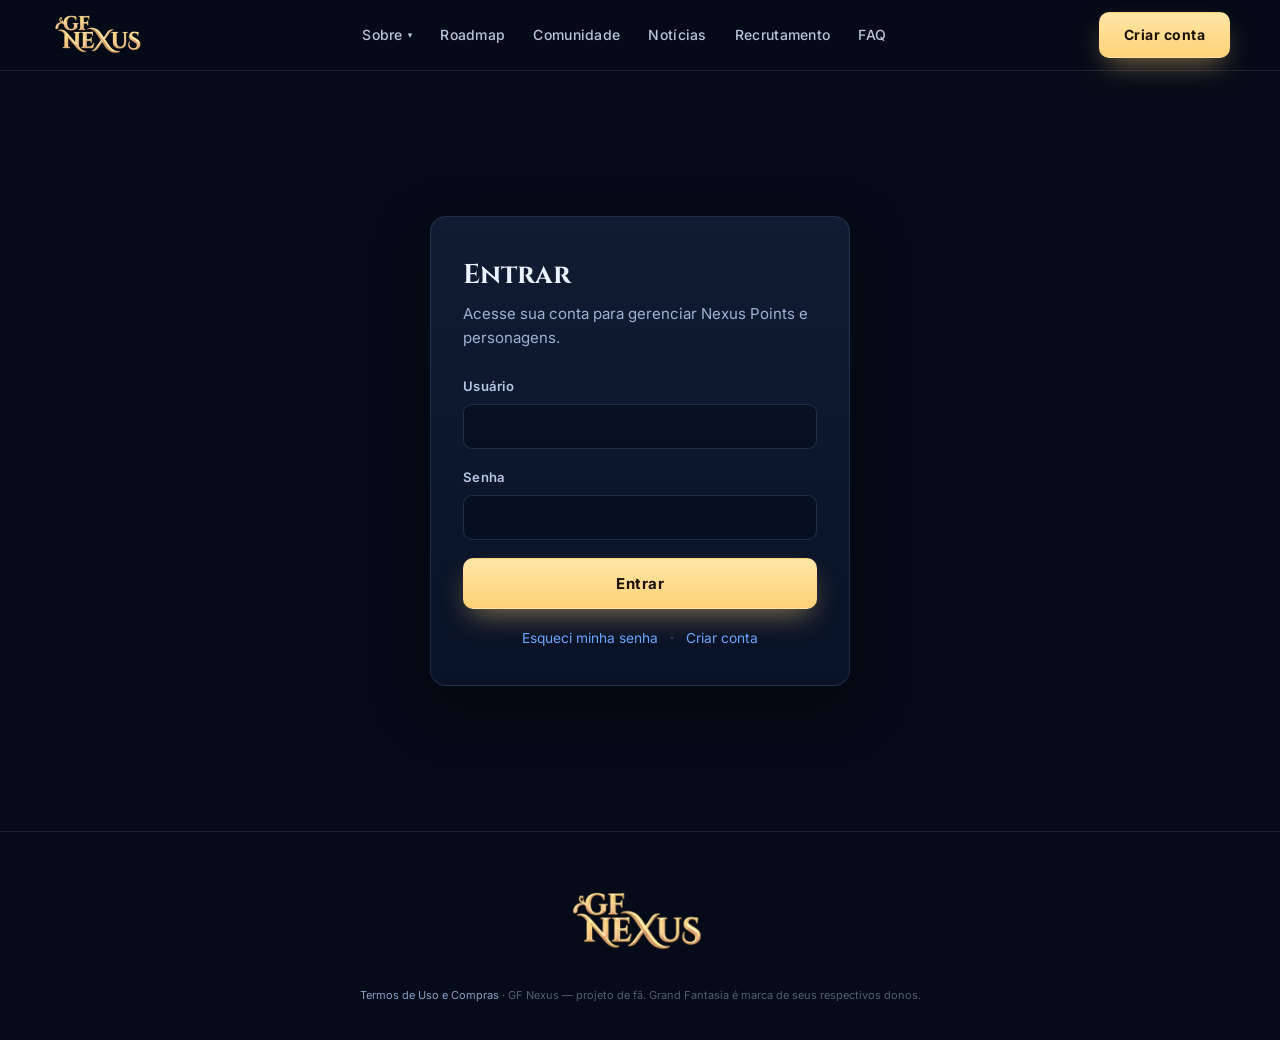
<file: login.html>
<!DOCTYPE html>
<html lang="pt-BR">
<head>
  <meta charset="UTF-8">
  <meta name="viewport" content="width=device-width, initial-scale=1">
  <title>Entrar — GF Nexus</title>
  <meta name="description" content="Acesse sua conta GF Nexus para gerenciar seus Nexus Points e seus personagens.">
  <meta name="robots" content="noindex,follow">

  <link rel="preconnect" href="https://fonts.googleapis.com">
  <link rel="preconnect" href="https://fonts.gstatic.com" crossorigin>
  <link href="https://fonts.googleapis.com/css2?family=Cinzel:wght@600;800&family=Inter:wght@400;500;600;700&display=swap" rel="stylesheet">
  <link rel="stylesheet" href="assets/css/style.css?v=2">

  <link rel="icon" href="favicon.ico" sizes="any">
  <link rel="icon" type="image/png" sizes="32x32" href="assets/img/favicon-32x32.png">
  <meta name="theme-color" content="#081428">

  <style>
    .reg-wrap { min-height: calc(100vh - 140px); display: flex; align-items: center; justify-content: center; padding: 48px 16px; }
    .reg-card {
      width: 100%; max-width: 420px;
      background: linear-gradient(180deg, rgba(18,30,54,.92), rgba(10,20,40,.92));
      border: 1px solid rgba(120,160,220,.18);
      border-radius: 16px; padding: 36px 32px;
      box-shadow: 0 20px 60px rgba(0,0,0,.45);
    }
    .reg-card h1 { font-family: 'Cinzel', serif; font-size: 1.7rem; margin: 0 0 6px; color: #eaf1ff; }
    .reg-card .sub { color: #9fb2d4; font-size: .94rem; margin: 0 0 26px; }
    .reg-field { margin-bottom: 18px; }
    .reg-field label { display: block; font-size: .82rem; font-weight: 600; color: #b9c8e6; margin-bottom: 7px; letter-spacing: .02em; }
    .reg-field input {
      width: 100%; box-sizing: border-box; padding: 12px 14px;
      background: rgba(8,16,32,.85); border: 1px solid rgba(120,160,220,.22);
      border-radius: 9px; color: #eaf1ff; font-size: .98rem; font-family: inherit;
      transition: border-color .15s, box-shadow .15s;
    }
    .reg-field input:focus { outline: none; border-color: #4f8cff; box-shadow: 0 0 0 3px rgba(79,140,255,.18); }
    .reg-msg { display: none; padding: 11px 14px; border-radius: 9px; font-size: .9rem; margin-bottom: 18px; }
    .reg-msg.show { display: block; }
    .reg-msg.error { background: rgba(220,70,70,.14); border: 1px solid rgba(220,70,70,.4); color: #ffb4b4; }
    .reg-foot { text-align: center; margin-top: 18px; font-size: .86rem; color: #8aa0c4; }
    .reg-foot a { color: #6ea6ff; text-decoration: none; }
    .reg-foot .sep { color: #46587c; margin: 0 8px; }
    .btn[disabled] { opacity: .6; cursor: not-allowed; }
  </style>
</head>
<body>

<header class="nav" id="nav">
  <div class="wrap nav-inner">
    <a class="brand" href="index.html" aria-label="GF Nexus">
      <span class="brand-text"><img src="assets/img/logo.png" class="brand-logo" alt="GF Nexus"></span>
    </a>
    <nav class="nav-links" id="navLinks">
      <span class="nav-dropdown">
        <a href="sobre.html">Sobre</a><span class="caret" aria-hidden="true">▾</span>
        <span class="nav-dropdown-menu">
          <a href="index.html#classes">Classes</a>
          <a href="guia.html">Guias</a>
        </span>
      </span>
      <a href="index.html#roadmap">Roadmap</a>
      <a href="index.html#comunidade">Comunidade</a>
      <a href="noticias.html">Notícias</a>
      <a href="recrutamento.html">Recrutamento</a>
      <a href="index.html#faq">FAQ</a>
    </nav>
    <div class="nav-cta">      <a class="btn btn-primary" href="registrar.html">Criar conta</a>
    </div>
  </div>
</header>

<main class="reg-wrap">
  <div class="reg-card">
    <h1>Entrar</h1>
    <p class="sub">Acesse sua conta para gerenciar Nexus Points e personagens.</p>

    <div class="reg-msg" id="msg" role="alert"></div>

    <form id="loginForm" autocomplete="on" novalidate>
      <div class="reg-field">
        <label for="username">Usuário</label>
        <input type="text" id="username" name="username" maxlength="20" autocapitalize="off" spellcheck="false" required>
      </div>
      <div class="reg-field">
        <label for="password">Senha</label>
        <input type="password" id="password" name="password" maxlength="32" required>
      </div>
      <button type="submit" class="btn btn-primary btn-block btn-lg" id="btn">Entrar</button>
    </form>

    <p class="reg-foot">
      <a href="recuperar-senha.html">Esqueci minha senha</a>
      <span class="sep">·</span>
      <a href="registrar.html">Criar conta</a>
    </p>
  </div>
</main>

<footer class="footer">
  <div class="wrap footer-inner">
    <div class="footer-brand">
      <img src="assets/img/logo.png" class="brand-logo brand-logo-footer" alt="GF Nexus">
    </div>
    <p class="footer-legal"><a href="termos.html" style="color:#8aa0c4">Termos de Uso e Compras</a> &middot; GF Nexus — projeto de fã. Grand Fantasia é marca de seus respectivos donos.</p>
  </div>
</footer>

<script>
(function () {
  var API = "https://api.gf-nexus.com/api/v1/auth/login";
  var form = document.getElementById("loginForm");
  var btn  = document.getElementById("btn");
  var msgEl = document.getElementById("msg");

  // já logado? vai direto pra conta
  if (localStorage.getItem("gfnexus_token")) { location.replace("conta.html"); return; }

  function showMsg(text) { msgEl.textContent = text; msgEl.className = "reg-msg show error"; }

  form.addEventListener("submit", function (e) {
    e.preventDefault();
    msgEl.className = "reg-msg";
    var username = document.getElementById("username").value.trim().toLowerCase();
    var password = document.getElementById("password").value;
    if (!username || !password) { return showMsg("Informe usuário e senha."); }

    btn.disabled = true; btn.textContent = "Entrando...";

    fetch(API, {
      method: "POST",
      headers: { "Content-Type": "application/json" },
      body: JSON.stringify({ username: username, password: password })
    })
      .then(function (res) { return res.json().then(function (d) { return { ok: res.ok, status: res.status, data: d }; }); })
      .then(function (r) {
        if (r.ok && r.data.access_token) {
          localStorage.setItem("gfnexus_token", r.data.access_token);
          localStorage.setItem("gfnexus_role", r.data.role || "player");
          location.replace("conta.html");
        } else if (r.status === 401) {
          showMsg("Usuário ou senha incorretos.");
        } else if (r.status === 403) {
          showMsg(r.data && r.data.detail ? r.data.detail : "Conta suspensa ou banida.");
        } else {
          showMsg("Não foi possível entrar. Tente novamente.");
        }
      })
      .catch(function () { showMsg("Não foi possível conectar ao servidor. Tente novamente."); })
      .finally(function () { btn.disabled = false; btn.textContent = "Entrar"; });
  });
})();
</script>
</body>
</html>
</file>
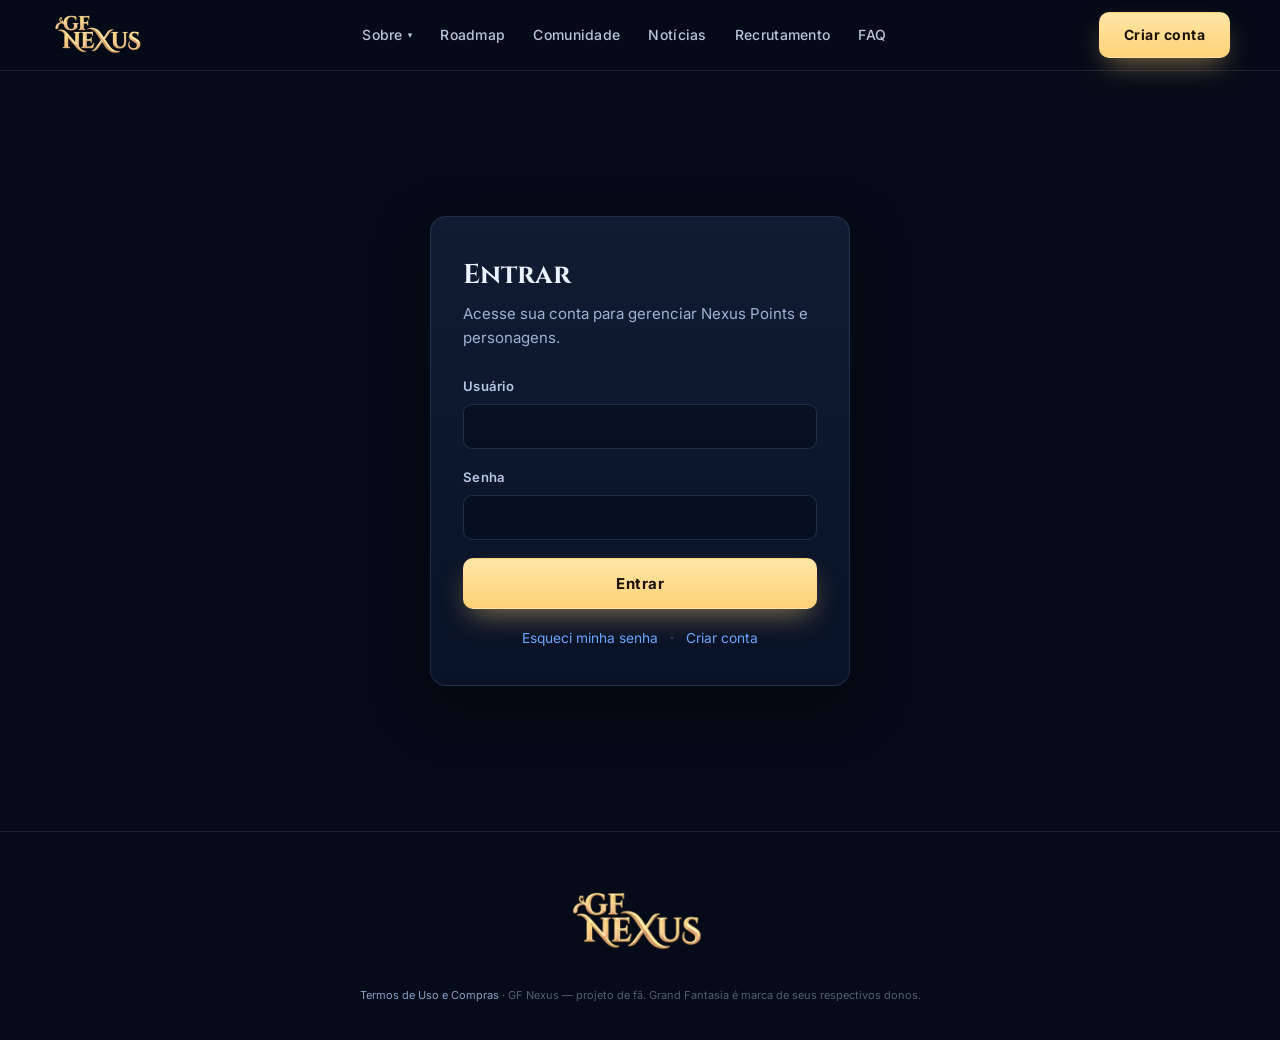
<file: nexus-points.html>
<!DOCTYPE html>
<html lang="pt-BR">
<head>
  <meta charset="UTF-8">
  <meta name="viewport" content="width=device-width, initial-scale=1">
  <title>Adquirir Nexus Points — GF Nexus</title>
  <meta name="description" content="Adquira Nexus Points via PIX para usar no Item Mall do GF Nexus.">
  <meta name="robots" content="noindex,follow">

  <link rel="preconnect" href="https://fonts.googleapis.com">
  <link rel="preconnect" href="https://fonts.gstatic.com" crossorigin>
  <link href="https://fonts.googleapis.com/css2?family=Cinzel:wght@600;800&family=Inter:wght@400;500;600;700&display=swap" rel="stylesheet">
  <link rel="stylesheet" href="assets/css/style.css?v=2">

  <link rel="icon" href="favicon.ico" sizes="any">
  <link rel="icon" type="image/png" sizes="32x32" href="assets/img/favicon-32x32.png">
  <meta name="theme-color" content="#081428">

  <style>
    .np-wrap { max-width: 960px; margin: 0 auto; padding: 48px 16px 64px; }
    .np-head { text-align: center; margin-bottom: 8px; }
    .np-head h1 { font-family: 'Cinzel', serif; font-size: 1.9rem; margin: 0 0 8px; color: #eaf1ff; }
    .np-head p { color: #9fb2d4; font-size: .96rem; margin: 0 0 6px; }
    .np-rate { color: #ffd278; font-weight: 600; font-size: .9rem; }
    .np-grid { display: grid; grid-template-columns: repeat(auto-fill, minmax(200px, 1fr)); gap: 16px; margin-top: 30px; }
    .np-pkg {
      position: relative; background: linear-gradient(180deg, rgba(18,30,54,.92), rgba(10,20,40,.92));
      border: 1px solid rgba(120,160,220,.18); border-radius: 16px; padding: 24px 20px; text-align: center;
      box-shadow: 0 12px 32px rgba(0,0,0,.35); transition: transform .15s, border-color .15s;
    }
    .np-pkg:hover { transform: translateY(-3px); border-color: rgba(120,160,220,.4); }
    .np-pkg.featured { border-color: #caa24a; box-shadow: 0 12px 38px rgba(202,162,74,.25); }
    .np-pkg .badge { position: absolute; top: -11px; left: 50%; transform: translateX(-50%);
      background: linear-gradient(180deg,#fff0bb,#ffd278); color: #3a2a05; font-size: .68rem; font-weight: 700;
      padding: 4px 12px; border-radius: 20px; letter-spacing: .04em; }
    .np-pkg .amt { font-family: 'Cinzel', serif; font-size: 1.9rem; font-weight: 800; color: #ffd278; }
    .np-pkg .amt small { font-size: .9rem; color: #9fb2d4; font-weight: 600; font-family: 'Inter',sans-serif; }
    .np-pkg .bonus { color: #b4f0c8; font-size: .8rem; margin-top: 2px; min-height: 16px; }
    .np-pkg .price { color: #eaf1ff; font-size: 1.15rem; font-weight: 700; margin: 12px 0 16px; }
    .np-loading, .np-msg { text-align: center; color: #9fb2d4; padding: 30px 0; }

    /* painel de pagamento PIX */
    .pix-panel { max-width: 460px; margin: 0 auto; background: linear-gradient(180deg, rgba(18,30,54,.95), rgba(10,20,40,.95));
      border: 1px solid rgba(120,160,220,.2); border-radius: 18px; padding: 30px 28px; text-align: center;
      box-shadow: 0 20px 60px rgba(0,0,0,.5); }
    .pix-panel h2 { font-family: 'Cinzel', serif; color: #eaf1ff; margin: 0 0 4px; font-size: 1.3rem; }
    .pix-panel .pix-sub { color: #9fb2d4; font-size: .9rem; margin: 0 0 18px; }
    .pix-qr { background: #fff; padding: 12px; border-radius: 12px; display: inline-block; }
    .pix-qr img { display: block; width: 220px; height: 220px; }
    .pix-code { margin: 18px 0 8px; }
    .pix-code textarea { width: 100%; box-sizing: border-box; height: 64px; resize: none; font-size: .76rem;
      background: rgba(8,16,32,.85); border: 1px solid rgba(120,160,220,.22); border-radius: 9px; color: #c2d0e6; padding: 10px; }
    .pix-status { margin-top: 16px; font-size: .92rem; color: #9fb2d4; min-height: 22px; }
    .pix-status.ok { color: #b4f0c8; font-weight: 600; }
    .pix-status.err { color: #ffb4b4; }
    .spinner { display: inline-block; width: 14px; height: 14px; border: 2px solid rgba(255,210,120,.3);
      border-top-color: #ffd278; border-radius: 50%; animation: spin .8s linear infinite; vertical-align: -2px; margin-right: 6px; }
    @keyframes spin { to { transform: rotate(360deg); } }
    .pix-foot { margin-top: 18px; }
    .pix-foot a { color: #6ea6ff; text-decoration: none; font-size: .85rem; }
  </style>
</head>
<body>

<header class="nav" id="nav">
  <div class="wrap nav-inner">
    <a class="brand" href="index.html" aria-label="GF Nexus">
      <span class="brand-text"><img src="assets/img/logo.png" class="brand-logo" alt="GF Nexus"></span>
    </a>
    <nav class="nav-links" id="navLinks">
      <span class="nav-dropdown">
        <a href="sobre.html">Sobre</a><span class="caret" aria-hidden="true">▾</span>
        <span class="nav-dropdown-menu">
          <a href="index.html#classes">Classes</a>
          <a href="guia.html">Guias</a>
        </span>
      </span>
      <a href="noticias.html">Notícias</a>
      <a href="conta.html">Minha conta</a>
    </nav>
    <div class="nav-cta">
      <a class="btn btn-ghost" href="conta.html">Minha conta</a>
    </div>
  </div>
</header>

<main class="np-wrap">
  <div class="np-head">
    <h1>Nexus Points</h1>
    <p>Apoie o projeto via PIX ou cartão de crédito e receba seus Nexus Points automaticamente.</p>
    <span class="np-rate">150 NP = R$ 1,00</span>
    <div style="margin-top:16px;max-width:620px;margin-left:auto;margin-right:auto;background:rgba(120,160,220,.08);border:1px solid rgba(120,160,220,.18);border-radius:12px;padding:14px 18px;font-size:.82rem;color:#9fb2d4;line-height:1.55;text-align:left">
      O GF Nexus é um <strong>projeto de fã, sem fins lucrativos</strong>. A obtenção de Nexus Points tem
      natureza de <strong>doação voluntária</strong> destinada a apoiar os custos de manutenção e operação do
      servidor, <strong>não caracterizando compra de produto ou serviço</strong>. Os Nexus Points são uma
      cortesia cosmética concedida em reconhecimento ao apoio: de entrega imediata, sem valor comercial,
      <strong>não reembolsável</strong> e <strong>sem vantagem competitiva</strong> no jogo.
      Ao apoiar, você concorda com os
      <a href="termos.html" target="_blank" rel="noopener" style="color:#7fb0ff">Termos de Uso</a>.
    </div>
  </div>

  <!-- view 1: pacotes -->
  <div id="view-packages">
    <div id="pkgLoading" class="np-loading">Carregando pacotes…</div>
    <div id="pkgGrid" class="np-grid" style="display:none"></div>
  </div>

  <!-- view 2: escolha de método -->
  <div id="view-method" style="display:none">
    <div class="pix-panel">
      <h2>Como quer pagar?</h2>
      <p class="pix-sub" id="methodSub"></p>
      <button class="btn btn-primary btn-block" id="payPix">PIX — aprovação na hora</button>
      <button class="btn btn-ghost btn-block" id="payCard" style="margin-top:10px">Cartão de crédito (parcelável)</button>
      <div class="pix-status" id="methodMsg"></div>
      <div class="pix-foot" style="margin-top:16px"><a href="#" id="methodBack">‹ Escolher outro pacote</a></div>
    </div>
  </div>

  <!-- view 3: pagamento PIX -->
  <div id="view-pix" style="display:none">
    <div class="pix-panel">
      <h2 id="pixTitle">Pague com PIX</h2>
      <p class="pix-sub" id="pixSub"></p>
      <div class="pix-qr"><img id="pixQrImg" alt="QR Code PIX"></div>
      <div class="pix-code">
        <textarea id="pixCode" readonly></textarea>
        <button class="btn btn-primary btn-block" id="copyBtn" style="margin-top:8px">Copiar código PIX</button>
      </div>
      <div class="pix-status" id="pixStatus"><span class="spinner"></span> Aguardando pagamento…</div>
      <div class="pix-foot">
        <a id="ticketLink" href="#" target="_blank" rel="noopener">Abrir comprovante no Mercado Pago</a>
        <span style="color:#46587c;margin:0 8px">·</span>
        <a href="#" id="backLink">Escolher outro pacote</a>
      </div>
    </div>
  </div>
</main>

<footer class="footer">
  <div class="wrap footer-inner">
    <div class="footer-brand">
      <img src="assets/img/logo.png" class="brand-logo brand-logo-footer" alt="GF Nexus">
    </div>
    <p class="footer-legal"><a href="termos.html" style="color:#8aa0c4">Termos de Uso e Compras</a> &middot; GF Nexus — projeto de fã. Grand Fantasia é marca de seus respectivos donos.</p>
  </div>
</footer>

<script>
(function () {
  var BASE = "https://api.gf-nexus.com/api/v1";
  var token = localStorage.getItem("gfnexus_token");
  if (!token) { location.replace("login.html"); return; }
  var AUTH = { "Authorization": "Bearer " + token };

  var pollTimer = null;

  function fmt(n) { return Number(n).toLocaleString("pt-BR"); }
  function brl(n) { return Number(n).toLocaleString("pt-BR", { minimumFractionDigits: 2 }); }

  function logoutIf401(res) { if (res.status === 401) { localStorage.removeItem("gfnexus_token"); location.replace("login.html"); throw new Error("unauth"); } return res; }

  // ── carregar pacotes ──
  fetch(BASE + "/payments/np/packages", { headers: AUTH })
    .then(logoutIf401)
    .then(function (r) { return r.json(); })
    .then(function (d) {
      var grid = document.getElementById("pkgGrid");
      (d.packages || []).forEach(function (p) {
        var card = document.createElement("div");
        card.className = "np-pkg" + (p.featured ? " featured" : "");
        card.innerHTML =
          (p.featured ? '<span class="badge">POPULAR</span>' : '') +
          '<div class="amt">' + fmt(p.total_np) + ' <small>NP</small></div>' +
          '<div class="bonus">' + (p.bonus > 0 ? '+' + fmt(p.bonus) + ' bônus' : '') + '</div>' +
          '<div class="price">R$ ' + brl(p.brl) + '</div>' +
          '<button class="btn btn-primary btn-block" data-pkg="' + p.id + '">Adquirir</button>';
        card.querySelector("button").addEventListener("click", function () { chooseMethod(p); });
        grid.appendChild(card);
      });
      document.getElementById("pkgLoading").style.display = "none";
      grid.style.display = "grid";
    })
    .catch(function (e) {
      if (e.message === "unauth") return;
      document.getElementById("pkgLoading").textContent = "Não foi possível carregar os pacotes. Recarregue a página.";
    });

  var current = null;

  function hideAll() {
    document.getElementById("view-packages").style.display = "none";
    document.getElementById("view-method").style.display = "none";
    document.getElementById("view-pix").style.display = "none";
  }
  function backToPackages() {
    if (pollTimer) clearInterval(pollTimer);
    hideAll();
    document.getElementById("view-packages").style.display = "block";
  }

  // ── escolha do método de pagamento ──
  function chooseMethod(p) {
    current = p;
    document.getElementById("methodMsg").textContent = "";
    document.getElementById("methodSub").textContent = fmt(p.total_np) + " NP · R$ " + brl(p.brl);
    hideAll();
    document.getElementById("view-method").style.display = "block";
  }

  // ── cartão: cria preference e redireciona pro Checkout Pro do MP ──
  function payWithCard() {
    var btn = document.getElementById("payCard");
    var msg = document.getElementById("methodMsg");
    btn.disabled = true; btn.textContent = "Redirecionando…"; msg.textContent = "";
    fetch(BASE + "/payments/np/checkout", {
      method: "POST",
      headers: Object.assign({ "Content-Type": "application/json" }, AUTH),
      body: JSON.stringify({ package_id: current.id })
    })
      .then(logoutIf401)
      .then(function (res) { return res.json().then(function (d) { return { ok: res.ok, data: d }; }); })
      .then(function (r) {
        if (r.ok && r.data.init_point) { window.location.href = r.data.init_point; return; }
        msg.className = "pix-status err";
        msg.textContent = (r.data && r.data.detail) ? r.data.detail : "Não foi possível iniciar o pagamento com cartão.";
        btn.disabled = false; btn.textContent = "Cartão de crédito (parcelável)";
      })
      .catch(function (e) {
        if (e.message === "unauth") return;
        msg.className = "pix-status err";
        msg.textContent = "Erro de conexão. Tente novamente.";
        btn.disabled = false; btn.textContent = "Cartão de crédito (parcelável)";
      });
  }

  document.getElementById("payPix").addEventListener("click", function () { startPix(current); });
  document.getElementById("payCard").addEventListener("click", payWithCard);
  document.getElementById("methodBack").addEventListener("click", function (e) { e.preventDefault(); backToPackages(); });

  // ── PIX: cria cobrança e mostra QR ──
  function startPix(p) {
    hideAll();
    document.getElementById("view-pix").style.display = "block";
    document.getElementById("pixSub").textContent = fmt(p.total_np) + " NP · R$ " + brl(p.brl);
    var statusEl = document.getElementById("pixStatus");
    statusEl.className = "pix-status";
    statusEl.innerHTML = '<span class="spinner"></span> Gerando cobrança PIX…';

    fetch(BASE + "/payments/np/create", {
      method: "POST",
      headers: Object.assign({ "Content-Type": "application/json" }, AUTH),
      body: JSON.stringify({ package_id: p.id })
    })
      .then(logoutIf401)
      .then(function (res) { return res.json().then(function (d) { return { ok: res.ok, data: d }; }); })
      .then(function (r) {
        if (!r.ok) {
          statusEl.className = "pix-status err";
          statusEl.textContent = (r.data && r.data.detail) ? r.data.detail : "Não foi possível gerar o PIX.";
          return;
        }
        var d = r.data;
        document.getElementById("pixQrImg").src = "data:image/png;base64," + d.qr_code_base64;
        document.getElementById("pixCode").value = d.qr_code;
        document.getElementById("ticketLink").href = d.ticket_url || "#";
        statusEl.className = "pix-status";
        statusEl.innerHTML = '<span class="spinner"></span> Aguardando pagamento…';
        startPolling(d.order_id);
      })
      .catch(function (e) {
        if (e.message === "unauth") return;
        statusEl.className = "pix-status err";
        statusEl.textContent = "Erro de conexão ao gerar o PIX.";
      });
  }

  // ── polling de status ──
  function startPolling(orderId) {
    if (pollTimer) clearInterval(pollTimer);
    var statusEl = document.getElementById("pixStatus");
    pollTimer = setInterval(function () {
      fetch(BASE + "/payments/np/status/" + orderId, { headers: AUTH })
        .then(logoutIf401)
        .then(function (r) { return r.json(); })
        .then(function (d) {
          if (d.status === "credited") {
            clearInterval(pollTimer);
            statusEl.className = "pix-status ok";
            statusEl.innerHTML = "✅ Pagamento confirmado! +" + fmt(d.np_amount) + " NP creditados." +
              (d.np_balance != null ? " Novo saldo: " + fmt(d.np_balance) + " NP." : "");
          } else if (d.status === "rejected" || d.status === "cancelled" || d.status === "expired") {
            clearInterval(pollTimer);
            statusEl.className = "pix-status err";
            statusEl.textContent = "O pagamento não foi concluído. Escolha um pacote novamente.";
          }
        })
        .catch(function () { /* silencioso — tenta de novo no próximo tick */ });
    }, 4000);
  }

  // ── copiar código ──
  document.getElementById("copyBtn").addEventListener("click", function () {
    var ta = document.getElementById("pixCode");
    ta.select();
    try { navigator.clipboard.writeText(ta.value); } catch (e) { document.execCommand("copy"); }
    this.textContent = "Código copiado!";
    var self = this;
    setTimeout(function () { self.textContent = "Copiar código PIX"; }, 2000);
  });

  // ── voltar ──
  document.getElementById("backLink").addEventListener("click", function (e) {
    e.preventDefault();
    if (pollTimer) clearInterval(pollTimer);
    document.getElementById("view-pix").style.display = "none";
    document.getElementById("view-packages").style.display = "block";
  });
})();
</script>
</body>
</html>
</file>
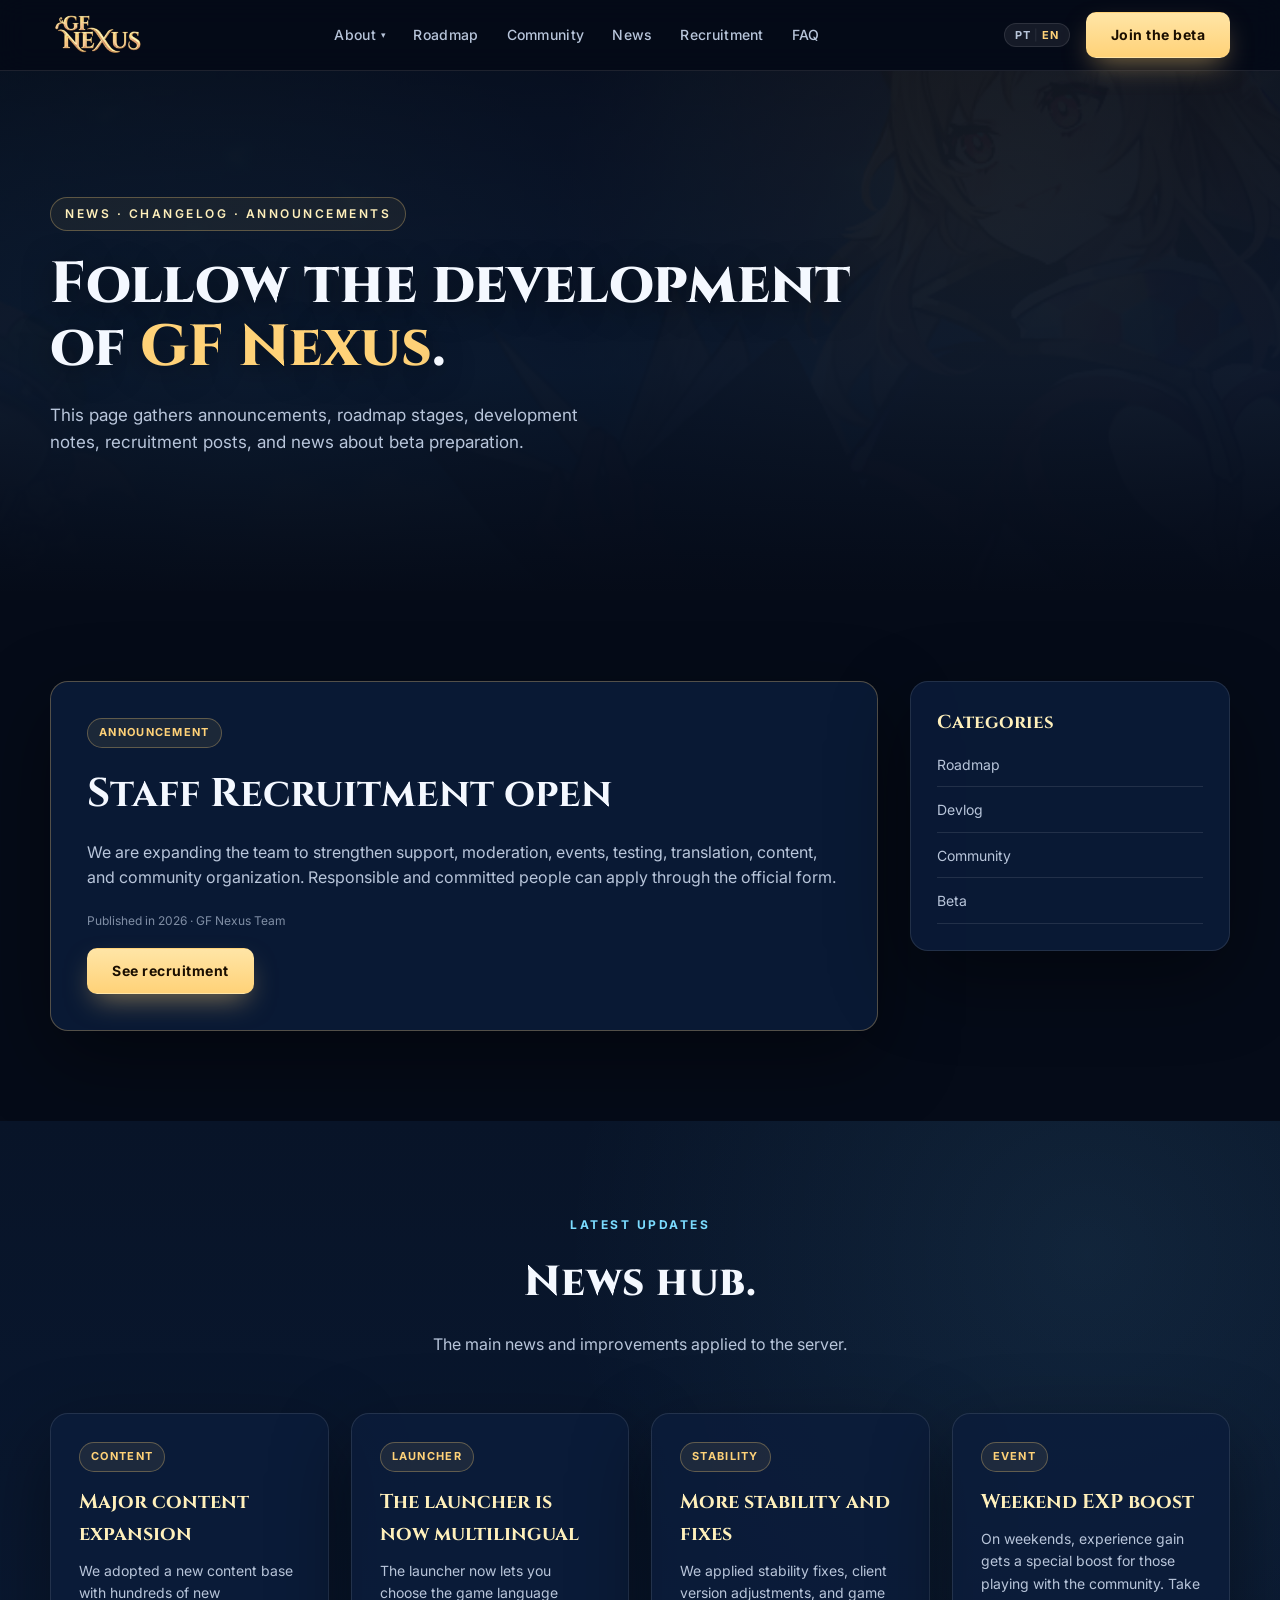
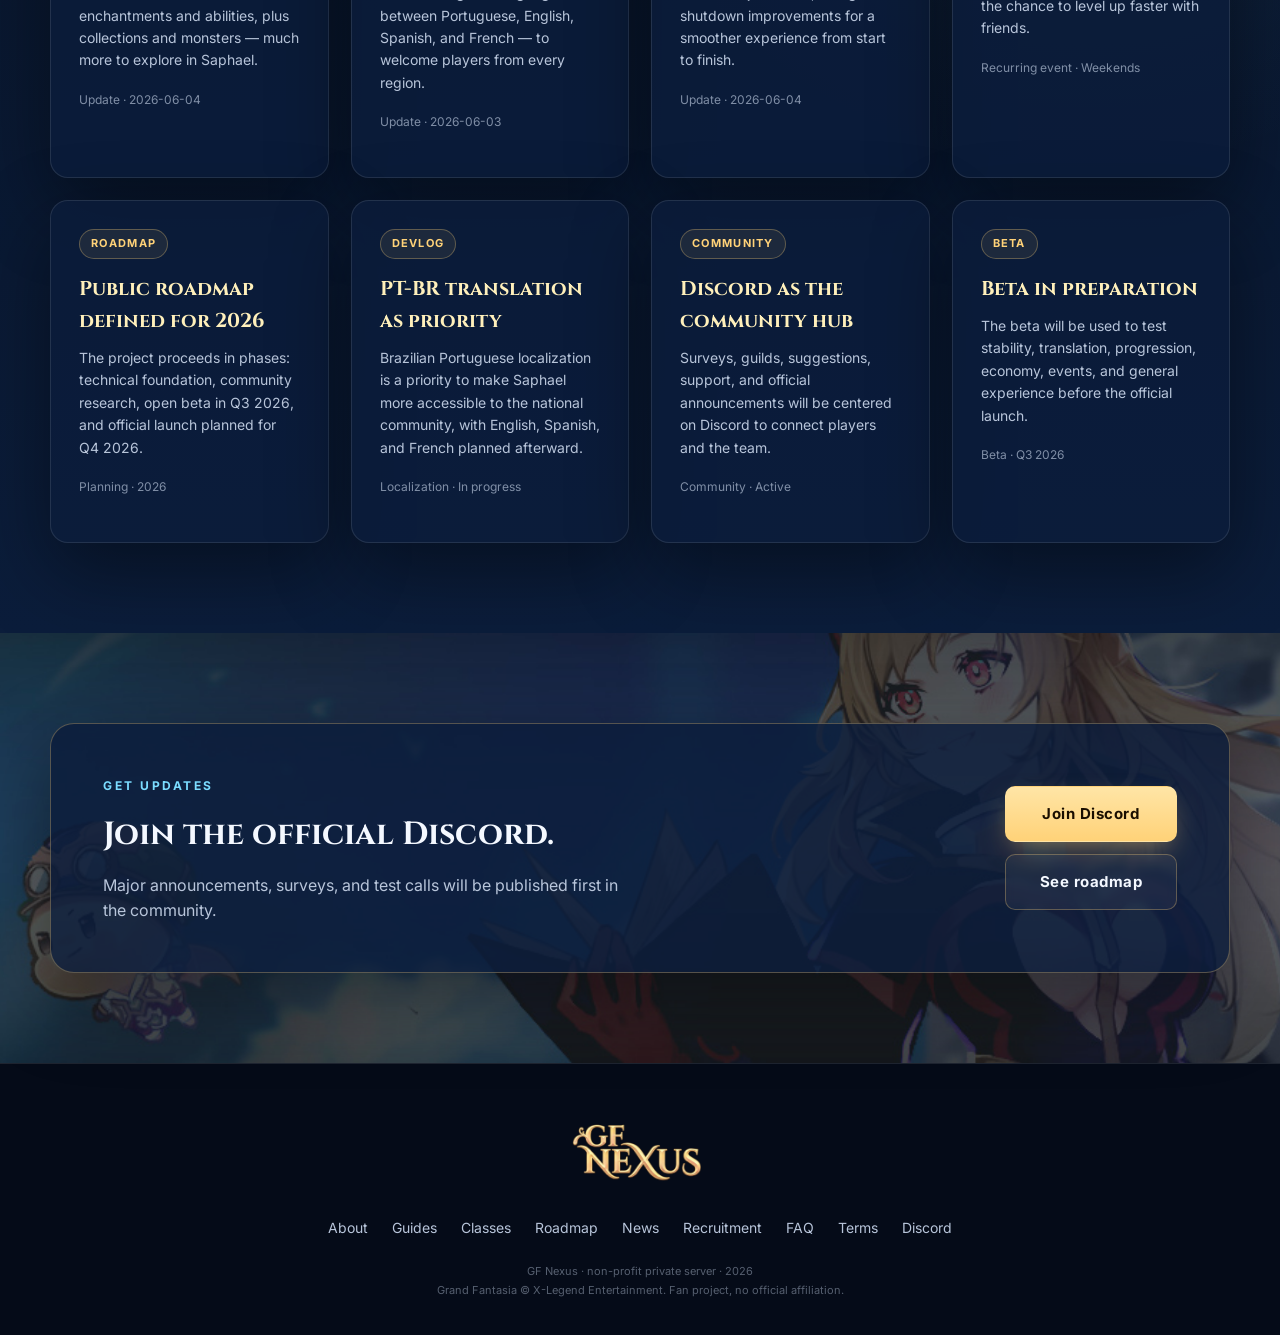
<file: noticias.html>
<!DOCTYPE html>
<html lang="pt-BR">
<head>
  <meta charset="UTF-8">
  <meta name="viewport" content="width=device-width, initial-scale=1">
  <title>Notícias do GF Nexus — Atualizações, roadmap e comunicados</title>
  <meta name="description" content="Acompanhe as notícias do GF Nexus: desenvolvimento, roadmap, recrutamento para staff, preparação da beta, tradução e comunicados oficiais.">
  <meta property="og:type" content="website">
  <meta property="og:title" content="Notícias do GF Nexus — Atualizações, roadmap e comunicados">
  <meta property="og:description" content="Acompanhe as notícias do GF Nexus: desenvolvimento, roadmap, recrutamento para staff, preparação da beta, tradução e comunicados oficiais.">
  <meta property="og:image" content="https://gf-nexus.com/assets/img/img-01-0c581f46.jpg">
  <meta property="og:url" content="https://gf-nexus.com/noticias.html">
  <meta name="twitter:card" content="summary_large_image">
  <link rel="preconnect" href="https://fonts.googleapis.com">
  <link rel="preconnect" href="https://fonts.gstatic.com" crossorigin>
  <link href="https://fonts.googleapis.com/css2?family=Cinzel:wght@600;800&family=Inter:wght@400;500;600;700&display=swap" rel="stylesheet">
  <link rel="stylesheet" href="assets/css/style.css?v=2">

  <!-- Favicons -->
  <link rel="icon" href="favicon.ico" sizes="any">
  <link rel="icon" type="image/png" sizes="32x32" href="assets/img/favicon-32x32.png">
  <link rel="icon" type="image/png" sizes="16x16" href="assets/img/favicon-16x16.png">
  <link rel="apple-touch-icon" href="assets/img/apple-touch-icon.png">
  <meta name="theme-color" content="#081428">
</head>
<body>
<header class="nav" id="nav">
  <div class="wrap nav-inner">
    <a class="brand" href="index.html#top" aria-label="GF Nexus">
      <span class="brand-text">
        <img src="assets/img/logo.png" class="brand-logo" alt="GF Nexus">
      </span>
    </a>

    <nav class="nav-links" id="navLinks">
      <span class="nav-dropdown">
        <a href="sobre.html" data-i18n="nav.about">Sobre</a><span class="caret" aria-hidden="true">▾</span>
        <span class="nav-dropdown-menu">
          <a href="index.html#classes">Classes</a>
          <a href="guia.html" data-i18n="nav.guides">Guias</a>
        </span>
      </span>
      <a href="index.html#roadmap">Roadmap</a>
      <a href="index.html#comunidade" data-i18n="nav.community">Comunidade</a>
      <a href="noticias.html" data-i18n="nav.news">Notícias</a>
      <a href="recrutamento.html" data-i18n="nav.recruitment">Recrutamento</a>
      <a href="index.html#faq">FAQ</a>
    </nav>

    <div class="nav-cta">
      <button class="lang-toggle" aria-label="Switch language">
        <span data-lang="pt-BR">PT</span>
        <span class="lang-sep">|</span>
        <span data-lang="en">EN</span>
      </button>      <a class="btn btn-primary" href="index.html#beta" data-i18n="nav.cta">Entrar na beta</a>
    </div>

    <button class="nav-toggle" id="navToggle" aria-label="Menu">&#9776;</button>
  </div>
</header>

<section class="page-hero page-hero-news">
  <div class="page-hero-bg-news"> </div>
  <div class="page-hero-overlay"></div>
  <div class="wrap page-hero-content">
    <span class="eyebrow" data-i18n="news.eyebrow">Notícias &middot; Changelog &middot; Comunicados</span>
    <h1 data-i18n-html="news.h1">Acompanhe o desenvolvimento do <em>GF Nexus</em>.</h1>
    <p class="lead" data-i18n="news.lead">
      Esta página reúne anúncios, etapas do roadmap, notas de desenvolvimento,
      comunicados de recrutamento e novidades sobre a preparação da beta.
    </p>
  </div>
</section>

<section class="section">
  <div class="wrap news-layout">
    <article class="news-featured">
      <span class="news-tag" data-i18n="news.feat.tag">Comunicado</span>
      <h2 data-i18n="news.feat.title">Recrutamento para Staff aberto</h2>
      <p data-i18n="news.feat.text">
        Estamos ampliando a equipe para fortalecer suporte, moderação, eventos,
        testes, tradução, conteúdo e organização da comunidade. Pessoas responsáveis
        e comprometidas podem se candidatar pelo formulário oficial.
      </p>
      <div class="news-meta" data-i18n="news.feat.meta">Publicado em 2026 &middot; Equipe GF Nexus</div>
      <a class="btn btn-primary" href="recrutamento.html" data-i18n="news.feat.btn">Ver recrutamento</a>
    </article>

    <aside class="news-sidebar">
      <h3 data-i18n="news.sidebar.title">Categorias</h3>
      <a href="#roadmap" data-i18n="news.sidebar.roadmap">Roadmap</a>
      <a href="#devlog" data-i18n="news.sidebar.devlog">Devlog</a>
      <a href="#comunidade" data-i18n="news.sidebar.community">Comunidade</a>
      <a href="#beta" data-i18n="news.sidebar.beta">Beta</a>
    </aside>
  </div>
</section>

<section class="section section-alt">
  <div class="wrap">
    <div class="section-head">
      <span class="kicker" data-i18n="news.sec.kicker">Últimas atualizações</span>
      <h2 data-i18n="news.sec.h2">Central de notícias.</h2>
      <p class="section-desc" data-i18n="news.sec.desc">As principais novidades e melhorias aplicadas no servidor.</p>
    </div>

    <div class="news-grid">
      <article class="news-card">
        <span class="news-tag" data-i18n="news.u1.tag">Conteúdo</span>
        <h3 data-i18n="news.u1.title">Grande expansão de conteúdo</h3>
        <p data-i18n="news.u1.text">Adotamos uma nova base de conteúdo com centenas de novos encantamentos e habilidades, além de coleções e monstros — muito mais para explorar em Saphael.</p>
        <div class="news-meta" data-i18n="news.u1.meta">Atualização &middot; 04/06/2026</div>
      </article>

      <article class="news-card">
        <span class="news-tag" data-i18n="news.u2.tag">Launcher</span>
        <h3 data-i18n="news.u2.title">Launcher agora é multi-idioma</h3>
        <p data-i18n="news.u2.text">O launcher passou a permitir escolher o idioma do jogo entre português, inglês, espanhol e francês — para receber jogadores de todas as regiões.</p>
        <div class="news-meta" data-i18n="news.u2.meta">Atualização &middot; 03/06/2026</div>
      </article>

      <article class="news-card">
        <span class="news-tag" data-i18n="news.u3.tag">Estabilidade</span>
        <h3 data-i18n="news.u3.title">Mais estabilidade e correções</h3>
        <p data-i18n="news.u3.text">Aplicamos correções de estabilidade, ajustes de versão do client e do encerramento do jogo para uma experiência mais suave do início ao fim.</p>
        <div class="news-meta" data-i18n="news.u3.meta">Atualização &middot; 04/06/2026</div>
      </article>

      <article class="news-card">
        <span class="news-tag" data-i18n="news.u4.tag">Evento</span>
        <h3 data-i18n="news.u4.title">Boost de EXP nos fins de semana</h3>
        <p data-i18n="news.u4.text">Nos fins de semana, o ganho de experiência recebe um impulso especial para quem joga junto da comunidade. Aproveite para evoluir mais rápido com os amigos.</p>
        <div class="news-meta" data-i18n="news.u4.meta">Evento recorrente &middot; Fins de semana</div>
      </article>

      <article class="news-card" id="roadmap">
        <span class="news-tag" data-i18n="news.c1.tag">Roadmap</span>
        <h3 data-i18n="news.c1.title">Roadmap público definido para 2026</h3>
        <p data-i18n="news.c1.text">O projeto segue em fases: fundação técnica, pesquisa da comunidade, beta aberta no Q3 2026 e lançamento oficial planejado para Q4 2026.</p>
        <div class="news-meta" data-i18n="news.c1.meta">Planejamento &middot; 2026</div>
      </article>

      <article class="news-card" id="devlog">
        <span class="news-tag" data-i18n="news.c2.tag">Devlog</span>
        <h3 data-i18n="news.c2.title">Tradução pt-BR como prioridade</h3>
        <p data-i18n="news.c2.text">A localização em português brasileiro é uma prioridade para tornar Saphael mais acessível à comunidade nacional, com inglês, espanhol e francês planejados posteriormente.</p>
        <div class="news-meta" data-i18n="news.c2.meta">Localização &middot; Em andamento</div>
      </article>

      <article class="news-card" id="comunidade">
        <span class="news-tag" data-i18n="news.c3.tag">Comunidade</span>
        <h3 data-i18n="news.c3.title">Discord como centro da comunidade</h3>
        <p data-i18n="news.c3.text">Pesquisas, guildas, sugestões, suporte e anúncios oficiais serão concentrados no Discord para aproximar jogadores e equipe.</p>
        <div class="news-meta" data-i18n="news.c3.meta">Comunidade &middot; Ativo</div>
      </article>

      <article class="news-card" id="beta">
        <span class="news-tag" data-i18n="news.c4.tag">Beta</span>
        <h3 data-i18n="news.c4.title">Beta em preparação</h3>
        <p data-i18n="news.c4.text">A beta será usada para testar estabilidade, tradução, progressão, economia, eventos e experiência geral antes do lançamento oficial.</p>
        <div class="news-meta" data-i18n="news.c4.meta">Beta &middot; Q3 2026</div>
      </article>
    </div>
  </div>
</section>

<section class="section section-cta">
  <div class="wrap cta-box">
    <div class="cta-copy">
      <span class="kicker" data-i18n="news.cta.kicker">Receba as novidades</span>
      <h2 data-i18n="news.cta.h2">Entre no Discord oficial.</h2>
      <p data-i18n="news.cta.p">Os principais avisos, pesquisas e chamadas de teste serão publicados primeiro na comunidade.</p>
    </div>
    <div class="cta-actions">
      <a class="btn btn-primary btn-lg" href="https://discord.gg/6YCXdwY2jD" target="_blank" rel="noopener" data-i18n="news.cta.btn1">Entrar no Discord</a>
      <a class="btn btn-ghost btn-lg" href="index.html#roadmap" data-i18n="news.cta.btn2">Ver roadmap</a>
    </div>
  </div>
</section>

<footer class="footer">
  <div class="wrap footer-inner">
    <div class="footer-brand">
      <span class="brand-text">
        <img src="assets/img/logo.png" class="brand-logo brand-logo-footer" alt="GF Nexus">
      </span>
    </div>
    <nav class="footer-links">
      <a href="sobre.html" data-i18n="nav.about">Sobre</a>
      <a href="guia.html" data-i18n="nav.guides">Guias</a>
      <a href="index.html#classes">Classes</a>
      <a href="index.html#roadmap">Roadmap</a>
      <a href="noticias.html" data-i18n="nav.news">Notícias</a>
      <a href="recrutamento.html" data-i18n="nav.recruitment">Recrutamento</a>
      <a href="index.html#faq">FAQ</a>
      <a href="termos.html" data-i18n="nav.terms">Termos</a>
      <a href="https://discord.gg/6YCXdwY2jD" target="_blank" rel="noopener">Discord</a>
    </nav>
    <p class="footer-legal" data-i18n-html="footer.legal">
      GF Nexus &middot; servidor privado sem fins lucrativos &middot; 2026<br>
      Grand Fantasia &copy; X-Legend Entertainment. Projeto de fã, sem afiliação oficial.
    </p>
  </div>
</footer>

<script src="assets/js/i18n.js"></script>
<script src="assets/js/main.js"></script>
</body>
</html>
</file>
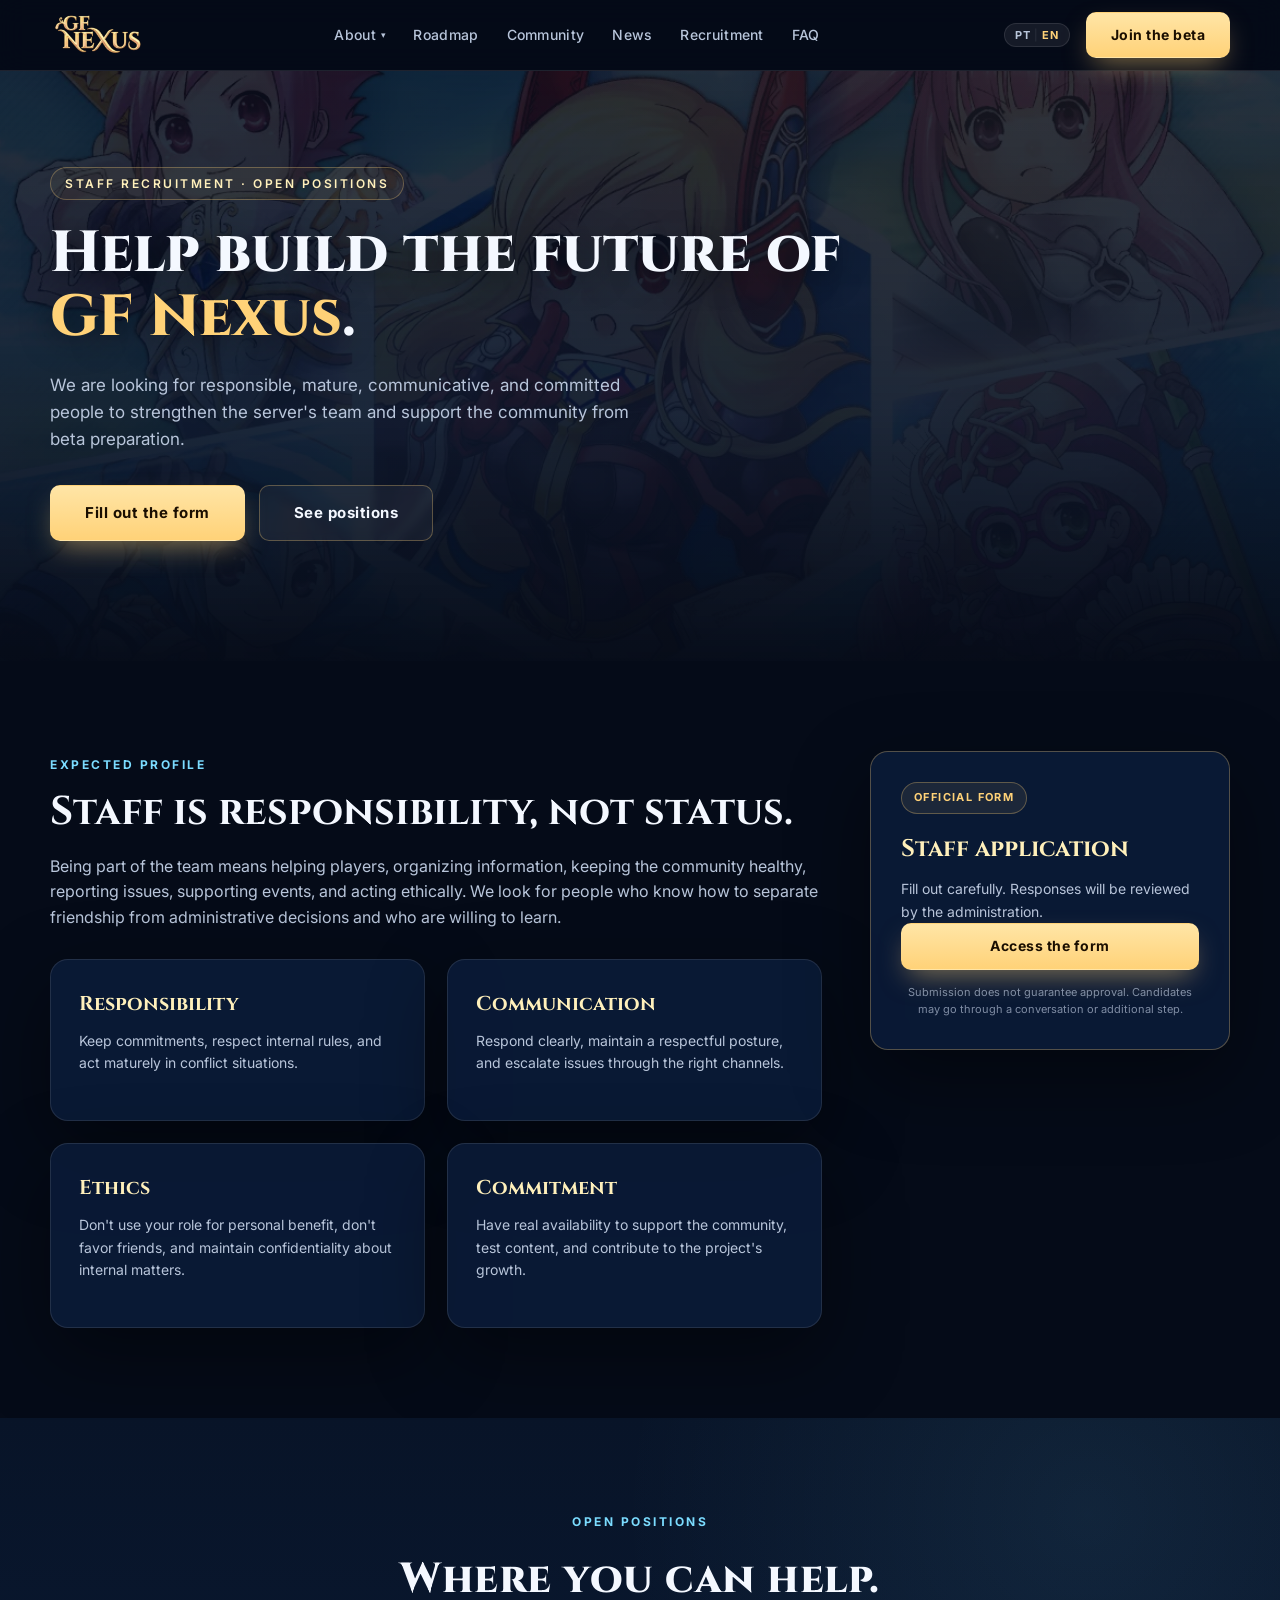
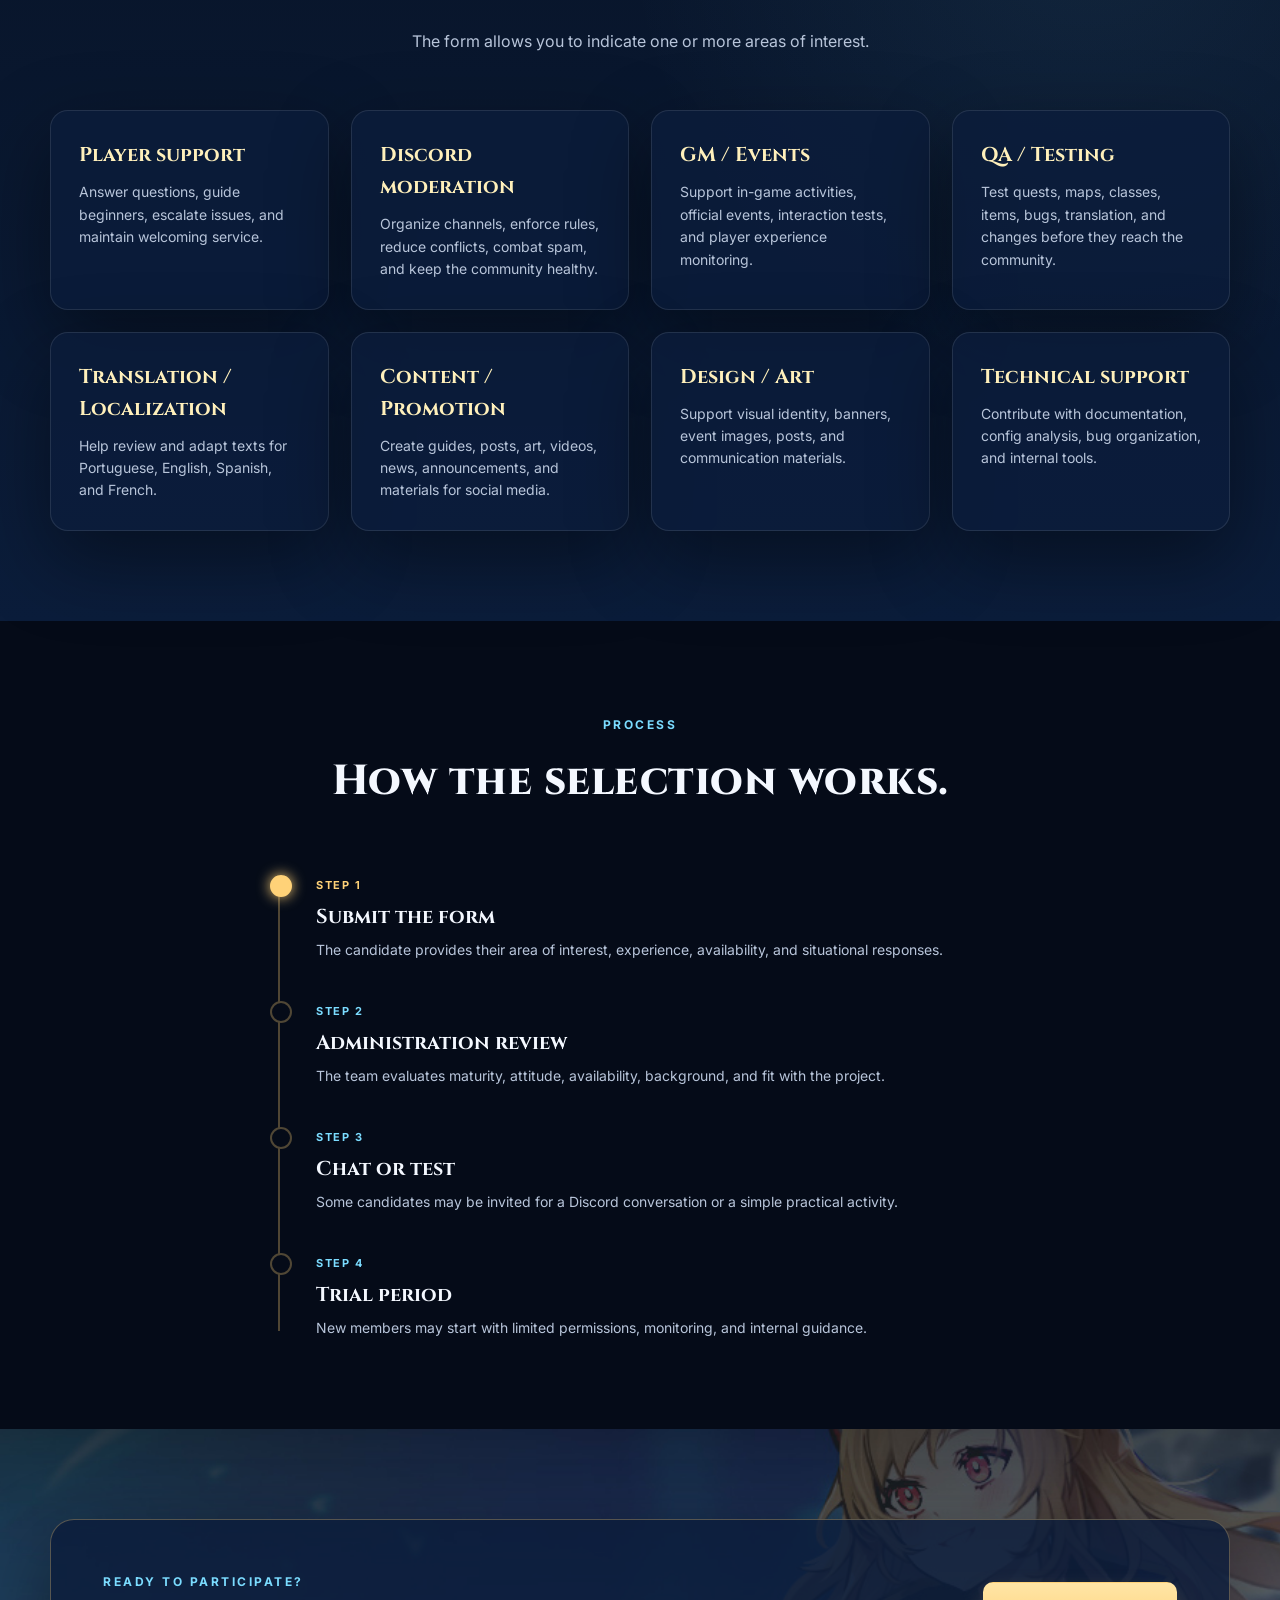
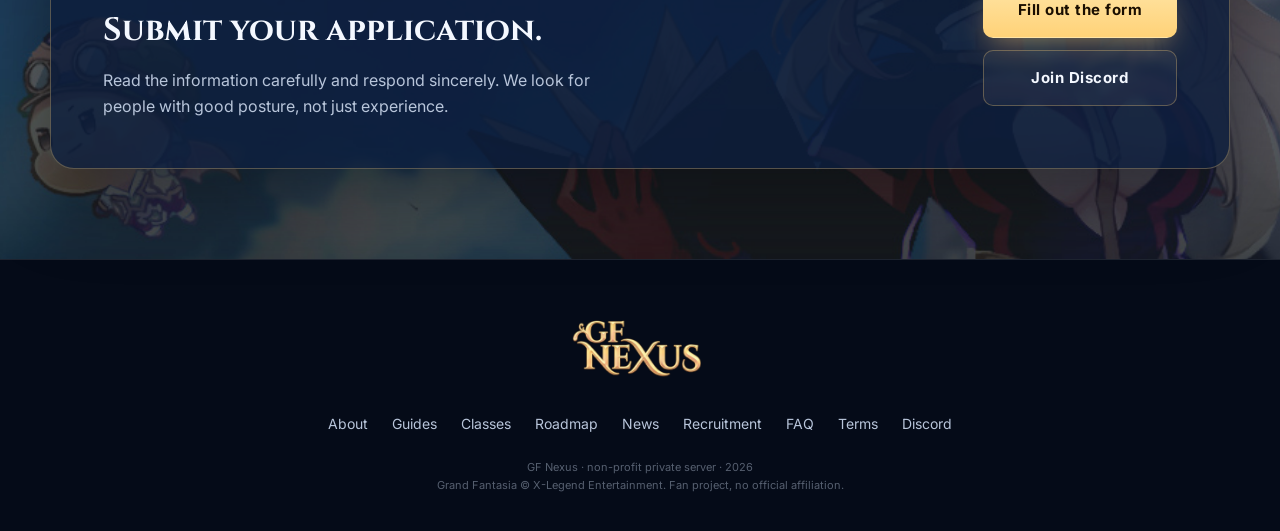
<file: recrutamento.html>
<!DOCTYPE html>
<html lang="pt-BR">
<head>
  <meta charset="UTF-8">
  <meta name="viewport" content="width=device-width, initial-scale=1">
  <title>Recrutamento Staff GF Nexus — Faça parte da equipe</title>
  <meta name="description" content="Candidatura para Staff do GF Nexus: suporte, moderação, GM, eventos, QA, tradução, conteúdo, marketing, design e apoio técnico.">
  <meta property="og:type" content="website">
  <meta property="og:title" content="Recrutamento Staff GF Nexus — Faça parte da equipe">
  <meta property="og:description" content="Candidatura para Staff do GF Nexus: suporte, moderação, GM, eventos, QA, tradução, conteúdo, marketing, design e apoio técnico.">
  <meta property="og:image" content="https://gf-nexus.com/assets/img/img-01-0c581f46.jpg">
  <meta property="og:url" content="https://gf-nexus.com/recrutamento.html">
  <meta name="twitter:card" content="summary_large_image">
  <link rel="preconnect" href="https://fonts.googleapis.com">
  <link rel="preconnect" href="https://fonts.gstatic.com" crossorigin>
  <link href="https://fonts.googleapis.com/css2?family=Cinzel:wght@600;800&family=Inter:wght@400;500;600;700&display=swap" rel="stylesheet">
  <link rel="stylesheet" href="assets/css/style.css?v=2">

  <!-- Favicons -->
  <link rel="icon" href="favicon.ico" sizes="any">
  <link rel="icon" type="image/png" sizes="32x32" href="assets/img/favicon-32x32.png">
  <link rel="icon" type="image/png" sizes="16x16" href="assets/img/favicon-16x16.png">
  <link rel="apple-touch-icon" href="assets/img/apple-touch-icon.png">
  <meta name="theme-color" content="#081428">
</head>
<body>
<header class="nav" id="nav">
  <div class="wrap nav-inner">
    <a class="brand" href="index.html#top" aria-label="GF Nexus">
      <span class="brand-text">
        <img src="assets/img/logo.png" class="brand-logo" alt="GF Nexus">
      </span>
    </a>

    <nav class="nav-links" id="navLinks">
      <span class="nav-dropdown">
        <a href="sobre.html" data-i18n="nav.about">Sobre</a><span class="caret" aria-hidden="true">▾</span>
        <span class="nav-dropdown-menu">
          <a href="index.html#classes">Classes</a>
          <a href="guia.html" data-i18n="nav.guides">Guias</a>
        </span>
      </span>
      <a href="index.html#roadmap">Roadmap</a>
      <a href="index.html#comunidade" data-i18n="nav.community">Comunidade</a>
      <a href="noticias.html" data-i18n="nav.news">Notícias</a>
      <a href="recrutamento.html" data-i18n="nav.recruitment">Recrutamento</a>
      <a href="index.html#faq">FAQ</a>
    </nav>

    <div class="nav-cta">
      <button class="lang-toggle" aria-label="Switch language">
        <span data-lang="pt-BR">PT</span>
        <span class="lang-sep">|</span>
        <span data-lang="en">EN</span>
      </button>      <a class="btn btn-primary" href="index.html#beta" data-i18n="nav.cta">Entrar na beta</a>
    </div>

    <button class="nav-toggle" id="navToggle" aria-label="Menu">&#9776;</button>
  </div>
</header>

<section class="page-hero page-hero-recruitment">
  <div class="page-hero-overlay"></div>
  <div class="wrap page-hero-content">
    <span class="eyebrow" data-i18n="rec.eyebrow">Recrutamento Staff &middot; Vagas abertas</span>
    <h1 data-i18n-html="rec.h1">Ajude a construir o futuro do <em>GF Nexus</em>.</h1>
    <p class="lead" data-i18n="rec.lead">
      Estamos procurando pessoas responsáveis, maduras, comunicativas e comprometidas
      para fortalecer a equipe do servidor e apoiar a comunidade desde a preparação da beta.
    </p>
    <div class="hero-actions">
      <a class="btn btn-primary btn-lg" href="https://forms.gle/FGAWmr3XhRygcpey6" target="_blank" rel="noopener" data-i18n="rec.cta1">Preencher formulário</a>
      <a class="btn btn-ghost btn-lg" href="#areas" data-i18n="rec.cta2">Ver áreas</a>
    </div>
  </div>
</section>

<section class="section">
  <div class="wrap content-layout">
    <article class="content-main">
      <span class="kicker" data-i18n="rec.profile.kicker">Perfil esperado</span>
      <h2 data-i18n="rec.profile.h2">Staff é responsabilidade, não status.</h2>
      <p data-i18n="rec.profile.p">
        Fazer parte da equipe significa ajudar jogadores, organizar informações,
        manter a comunidade saudável, reportar problemas, apoiar eventos e agir
        com ética. Procuramos pessoas que saibam separar amizade de decisão
        administrativa e que estejam dispostas a aprender.
      </p>

      <div class="feature-grid">
        <article class="feature-card">
          <h3 data-i18n="rec.feat.p1.title">Responsabilidade</h3>
          <p data-i18n="rec.feat.p1.text">Cumprir combinados, respeitar regras internas e agir com maturidade em situações de conflito.</p>
        </article>
        <article class="feature-card">
          <h3 data-i18n="rec.feat.p2.title">Comunicação</h3>
          <p data-i18n="rec.feat.p2.text">Responder com clareza, manter postura respeitosa e encaminhar problemas pelos canais corretos.</p>
        </article>
        <article class="feature-card">
          <h3 data-i18n="rec.feat.p3.title">Ética</h3>
          <p data-i18n="rec.feat.p3.text">Não usar cargo para benefício próprio, não favorecer amigos e manter sigilo sobre assuntos internos.</p>
        </article>
        <article class="feature-card">
          <h3 data-i18n="rec.feat.p4.title">Compromisso</h3>
          <p data-i18n="rec.feat.p4.text">Ter disponibilidade real para apoiar a comunidade, testar conteúdos e contribuir com o crescimento do projeto.</p>
        </article>
      </div>
    </article>

    <aside class="content-aside">
      <div class="side-card">
        <span class="recruitment-badge" data-i18n="rec.form.badge">Formulário oficial</span>
        <h3 data-i18n="rec.form.title">Candidatura Staff</h3>
        <p data-i18n="rec.form.p">Preencha com atenção. As respostas serão analisadas pela administração.</p>
        <a class="btn btn-primary btn-block" href="https://forms.gle/FGAWmr3XhRygcpey6" target="_blank" rel="noopener" data-i18n="rec.form.btn">Acessar formulário</a>
        <small data-i18n="rec.form.note">O envio não garante aprovação. Candidatos podem passar por conversa ou etapa adicional.</small>
      </div>
    </aside>
  </div>
</section>

<section class="section section-alt" id="areas">
  <div class="wrap">
    <div class="section-head">
      <span class="kicker" data-i18n="rec.areas.kicker">Áreas abertas</span>
      <h2 data-i18n="rec.areas.h2">Onde você pode ajudar.</h2>
      <p class="section-desc" data-i18n="rec.areas.desc">
        O formulário permite indicar uma ou mais áreas de interesse.
      </p>
    </div>

    <div class="role-grid">
      <article class="role-card">
        <h3 data-i18n="rec.role.r1.title">Suporte aos jogadores</h3>
        <p data-i18n="rec.role.r1.text">Responder dúvidas, orientar iniciantes, encaminhar problemas e manter atendimento acolhedor.</p>
      </article>
      <article class="role-card">
        <h3 data-i18n="rec.role.r2.title">Moderação Discord</h3>
        <p data-i18n="rec.role.r2.text">Organizar canais, aplicar regras, reduzir conflitos, combater spam e manter a comunidade saudável.</p>
      </article>
      <article class="role-card">
        <h3 data-i18n="rec.role.r3.title">GM / Eventos</h3>
        <p data-i18n="rec.role.r3.text">Apoiar atividades in-game, eventos oficiais, testes de interação e acompanhamento da experiência dos jogadores.</p>
      </article>
      <article class="role-card">
        <h3 data-i18n="rec.role.r4.title">QA / Testes</h3>
        <p data-i18n="rec.role.r4.text">Testar quests, mapas, classes, itens, bugs, tradução e alterações antes de irem para a comunidade.</p>
      </article>
      <article class="role-card">
        <h3 data-i18n="rec.role.r5.title">Tradução / Localização</h3>
        <p data-i18n="rec.role.r5.text">Ajudar na revisão e adaptação de textos para português, inglês, espanhol e francês.</p>
      </article>
      <article class="role-card">
        <h3 data-i18n="rec.role.r6.title">Conteúdo / Divulgação</h3>
        <p data-i18n="rec.role.r6.text">Criar guias, posts, artes, vídeos, notícias, anúncios e materiais para redes sociais.</p>
      </article>
      <article class="role-card">
        <h3 data-i18n="rec.role.r7.title">Design / Artes</h3>
        <p data-i18n="rec.role.r7.text">Apoiar identidade visual, banners, imagens para eventos, posts e materiais de comunicação.</p>
      </article>
      <article class="role-card">
        <h3 data-i18n="rec.role.r8.title">Apoio técnico</h3>
        <p data-i18n="rec.role.r8.text">Contribuir com documentação, análise de configs, organização de bugs e ferramentas internas.</p>
      </article>
    </div>
  </div>
</section>

<section class="section">
  <div class="wrap">
    <div class="section-head">
      <span class="kicker" data-i18n="rec.proc.kicker">Processo</span>
      <h2 data-i18n="rec.proc.h2">Como funciona a seleção.</h2>
    </div>

    <ol class="timeline">
      <li class="active">
        <span class="tl-phase" data-i18n="rec.proc.s1.phase">Etapa 1</span>
        <h3 data-i18n="rec.proc.s1.title">Envio do formulário</h3>
        <p data-i18n="rec.proc.s1.text">O candidato informa área de interesse, experiência, disponibilidade e respostas situacionais.</p>
      </li>
      <li>
        <span class="tl-phase" data-i18n="rec.proc.s2.phase">Etapa 2</span>
        <h3 data-i18n="rec.proc.s2.title">Análise da administração</h3>
        <p data-i18n="rec.proc.s2.text">A equipe avalia maturidade, postura, disponibilidade, histórico e aderência ao projeto.</p>
      </li>
      <li>
        <span class="tl-phase" data-i18n="rec.proc.s3.phase">Etapa 3</span>
        <h3 data-i18n="rec.proc.s3.title">Conversa ou teste</h3>
        <p data-i18n="rec.proc.s3.text">Alguns candidatos poderão ser chamados para uma conversa no Discord ou uma atividade prática simples.</p>
      </li>
      <li>
        <span class="tl-phase" data-i18n="rec.proc.s4.phase">Etapa 4</span>
        <h3 data-i18n="rec.proc.s4.title">Período de experiência</h3>
        <p data-i18n="rec.proc.s4.text">Novos membros podem iniciar com permissões limitadas, acompanhamento e orientações internas.</p>
      </li>
    </ol>
  </div>
</section>

<section class="section section-cta">
  <div class="wrap cta-box">
    <div class="cta-copy">
      <span class="kicker" data-i18n="rec.cta.kicker">Pronto para participar?</span>
      <h2 data-i18n="rec.cta.h2">Envie sua candidatura.</h2>
      <p data-i18n="rec.cta.p">Leia as informações com atenção e responda com sinceridade. Buscamos pessoas com postura, não apenas experiência.</p>
    </div>
    <div class="cta-actions">
      <a class="btn btn-primary btn-lg" href="https://forms.gle/FGAWmr3XhRygcpey6" target="_blank" rel="noopener" data-i18n="rec.cta.btn1">Preencher formulário</a>
      <a class="btn btn-ghost btn-lg" href="https://discord.gg/6YCXdwY2jD" target="_blank" rel="noopener" data-i18n="rec.cta.btn2">Entrar no Discord</a>
    </div>
  </div>
</section>

<footer class="footer">
  <div class="wrap footer-inner">
    <div class="footer-brand">
      <span class="brand-text">
        <img src="assets/img/logo.png" class="brand-logo brand-logo-footer" alt="GF Nexus">
      </span>
    </div>
    <nav class="footer-links">
      <a href="sobre.html" data-i18n="nav.about">Sobre</a>
      <a href="guia.html" data-i18n="nav.guides">Guias</a>
      <a href="index.html#classes">Classes</a>
      <a href="index.html#roadmap">Roadmap</a>
      <a href="noticias.html" data-i18n="nav.news">Notícias</a>
      <a href="recrutamento.html" data-i18n="nav.recruitment">Recrutamento</a>
      <a href="index.html#faq">FAQ</a>
      <a href="termos.html" data-i18n="nav.terms">Termos</a>
      <a href="https://discord.gg/6YCXdwY2jD" target="_blank" rel="noopener">Discord</a>
    </nav>
    <p class="footer-legal" data-i18n-html="footer.legal">
      GF Nexus &middot; servidor privado sem fins lucrativos &middot; 2026<br>
      Grand Fantasia &copy; X-Legend Entertainment. Projeto de fã, sem afiliação oficial.
    </p>
  </div>
</footer>

<script src="assets/js/i18n.js"></script>
<script src="assets/js/main.js"></script>
</body>
</html>
</file>
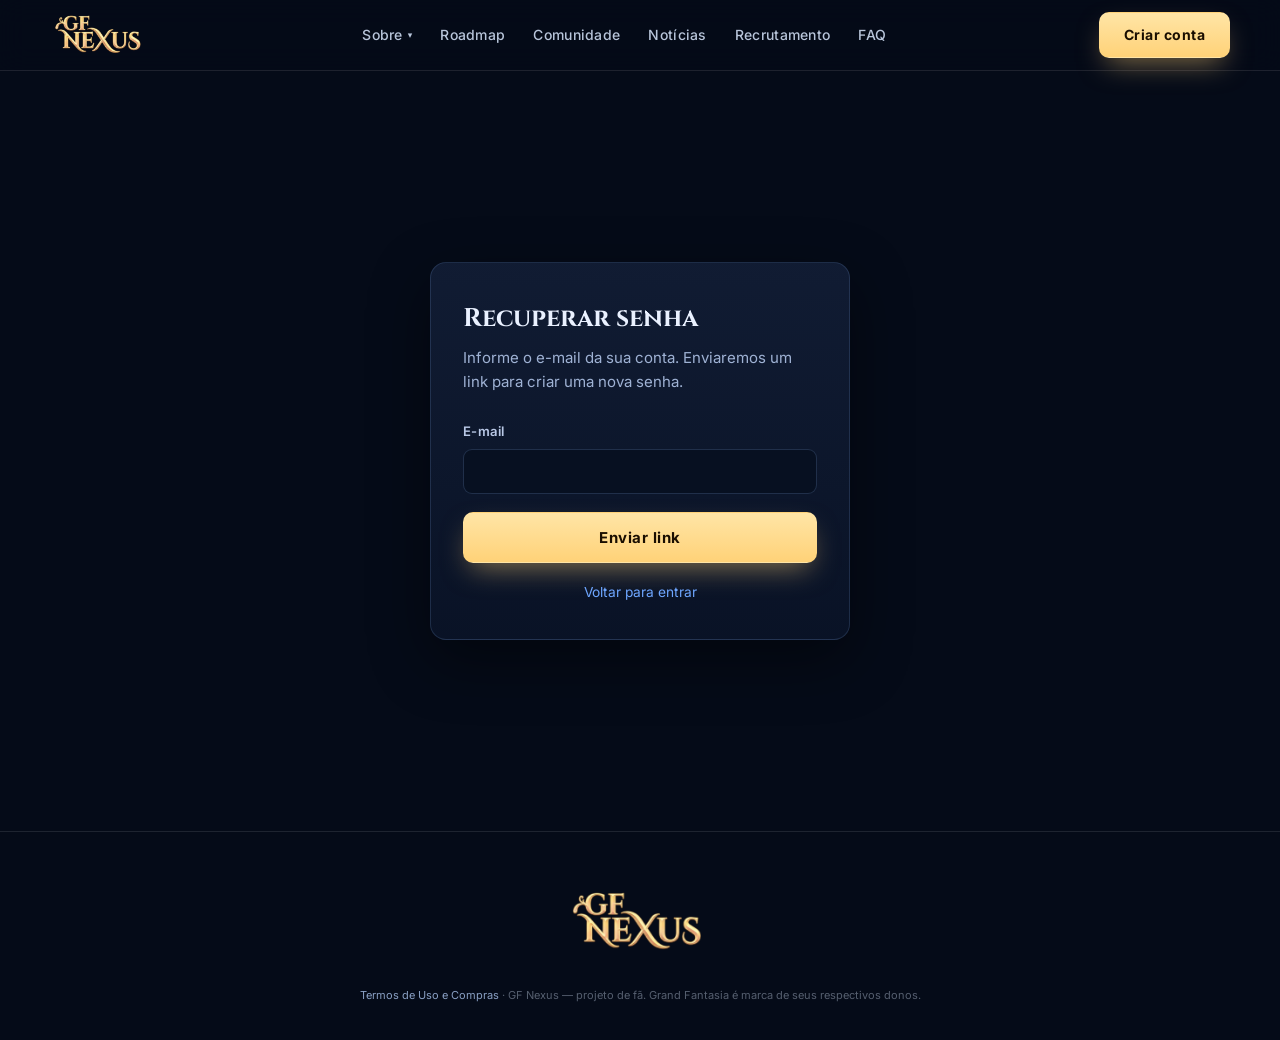
<file: recuperar-senha.html>
<!DOCTYPE html>
<html lang="pt-BR">
<head>
  <meta charset="UTF-8">
  <meta name="viewport" content="width=device-width, initial-scale=1">
  <title>Recuperar senha — GF Nexus</title>
  <meta name="description" content="Recupere o acesso à sua conta GF Nexus por e-mail.">
  <meta name="robots" content="noindex,follow">

  <link rel="preconnect" href="https://fonts.googleapis.com">
  <link rel="preconnect" href="https://fonts.gstatic.com" crossorigin>
  <link href="https://fonts.googleapis.com/css2?family=Cinzel:wght@600;800&family=Inter:wght@400;500;600;700&display=swap" rel="stylesheet">
  <link rel="stylesheet" href="assets/css/style.css?v=2">

  <link rel="icon" href="favicon.ico" sizes="any">
  <link rel="icon" type="image/png" sizes="32x32" href="assets/img/favicon-32x32.png">
  <meta name="theme-color" content="#081428">

  <style>
    .reg-wrap { min-height: calc(100vh - 140px); display: flex; align-items: center; justify-content: center; padding: 48px 16px; }
    .reg-card {
      width: 100%; max-width: 420px;
      background: linear-gradient(180deg, rgba(18,30,54,.92), rgba(10,20,40,.92));
      border: 1px solid rgba(120,160,220,.18);
      border-radius: 16px; padding: 36px 32px;
      box-shadow: 0 20px 60px rgba(0,0,0,.45);
    }
    .reg-card h1 { font-family: 'Cinzel', serif; font-size: 1.6rem; margin: 0 0 6px; color: #eaf1ff; }
    .reg-card .sub { color: #9fb2d4; font-size: .94rem; margin: 0 0 26px; }
    .reg-field { margin-bottom: 18px; }
    .reg-field label { display: block; font-size: .82rem; font-weight: 600; color: #b9c8e6; margin-bottom: 7px; letter-spacing: .02em; }
    .reg-field input {
      width: 100%; box-sizing: border-box; padding: 12px 14px;
      background: rgba(8,16,32,.85); border: 1px solid rgba(120,160,220,.22);
      border-radius: 9px; color: #eaf1ff; font-size: .98rem; font-family: inherit;
      transition: border-color .15s, box-shadow .15s;
    }
    .reg-field input:focus { outline: none; border-color: #4f8cff; box-shadow: 0 0 0 3px rgba(79,140,255,.18); }
    .reg-msg { display: none; padding: 11px 14px; border-radius: 9px; font-size: .9rem; margin-bottom: 18px; }
    .reg-msg.show { display: block; }
    .reg-msg.error { background: rgba(220,70,70,.14); border: 1px solid rgba(220,70,70,.4); color: #ffb4b4; }
    .reg-msg.success { background: rgba(70,200,120,.14); border: 1px solid rgba(70,200,120,.4); color: #b4f0c8; }
    .reg-foot { text-align: center; margin-top: 18px; font-size: .86rem; color: #8aa0c4; }
    .reg-foot a { color: #6ea6ff; text-decoration: none; }
    .btn[disabled] { opacity: .6; cursor: not-allowed; }
  </style>
</head>
<body>

<header class="nav" id="nav">
  <div class="wrap nav-inner">
    <a class="brand" href="index.html" aria-label="GF Nexus">
      <span class="brand-text"><img src="assets/img/logo.png" class="brand-logo" alt="GF Nexus"></span>
    </a>
    <nav class="nav-links" id="navLinks">
      <span class="nav-dropdown">
        <a href="sobre.html">Sobre</a><span class="caret" aria-hidden="true">▾</span>
        <span class="nav-dropdown-menu">
          <a href="index.html#classes">Classes</a>
          <a href="guia.html">Guias</a>
        </span>
      </span>
      <a href="index.html#roadmap">Roadmap</a>
      <a href="index.html#comunidade">Comunidade</a>
      <a href="noticias.html">Notícias</a>
      <a href="recrutamento.html">Recrutamento</a>
      <a href="index.html#faq">FAQ</a>
    </nav>
    <div class="nav-cta">      <a class="btn btn-primary" href="registrar.html">Criar conta</a>
    </div>
  </div>
</header>

<main class="reg-wrap">
  <div class="reg-card">
    <h1>Recuperar senha</h1>
    <p class="sub">Informe o e-mail da sua conta. Enviaremos um link para criar uma nova senha.</p>

    <div class="reg-msg" id="msg" role="alert"></div>

    <form id="forgotForm" autocomplete="on" novalidate>
      <div class="reg-field">
        <label for="email">E-mail</label>
        <input type="email" id="email" name="email" maxlength="254" autocapitalize="off" spellcheck="false" required>
      </div>
      <button type="submit" class="btn btn-primary btn-block btn-lg" id="btn">Enviar link</button>
    </form>

    <p class="reg-foot"><a href="login.html">Voltar para entrar</a></p>
  </div>
</main>

<footer class="footer">
  <div class="wrap footer-inner">
    <div class="footer-brand">
      <img src="assets/img/logo.png" class="brand-logo brand-logo-footer" alt="GF Nexus">
    </div>
    <p class="footer-legal"><a href="termos.html" style="color:#8aa0c4">Termos de Uso e Compras</a> &middot; GF Nexus — projeto de fã. Grand Fantasia é marca de seus respectivos donos.</p>
  </div>
</footer>

<script>
(function () {
  var API = "https://api.gf-nexus.com/api/v1/auth/forgot-password";
  var form = document.getElementById("forgotForm");
  var btn  = document.getElementById("btn");
  var msgEl = document.getElementById("msg");

  function showMsg(text, type) { msgEl.textContent = text; msgEl.className = "reg-msg show " + type; }

  form.addEventListener("submit", function (e) {
    e.preventDefault();
    msgEl.className = "reg-msg";
    var email = document.getElementById("email").value.trim().toLowerCase();
    if (!/^[^@\s]+@[^@\s]+\.[^@\s]+$/.test(email)) { return showMsg("E-mail inválido.", "error"); }

    btn.disabled = true; btn.textContent = "Enviando...";

    fetch(API, {
      method: "POST",
      headers: { "Content-Type": "application/json" },
      body: JSON.stringify({ email: email })
    })
      .then(function (res) { return res.json().then(function (d) { return { ok: res.ok, data: d }; }); })
      .then(function (r) {
        // resposta neutra (não revela se o e-mail existe)
        showMsg((r.data && r.data.message) || "Se o e-mail estiver cadastrado, enviamos um link de recuperação.", "success");
        form.style.display = "none";
      })
      .catch(function () { showMsg("Não foi possível conectar ao servidor. Tente novamente.", "error"); })
      .finally(function () { btn.disabled = false; btn.textContent = "Enviar link"; });
  });
})();
</script>
</body>
</html>
</file>
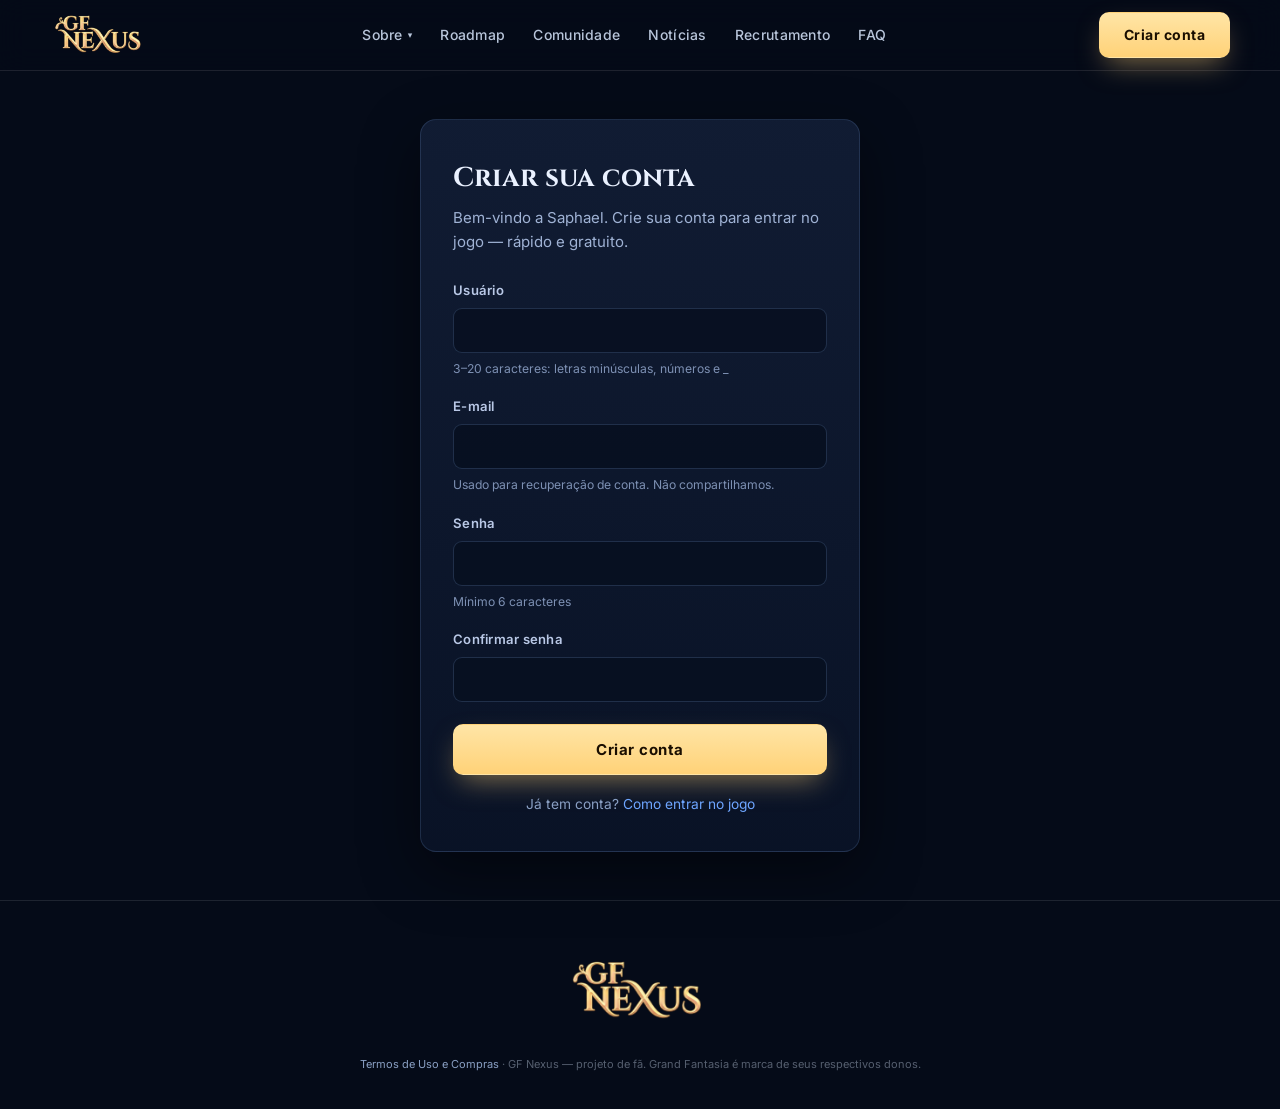
<file: registrar.html>
<!DOCTYPE html>
<html lang="pt-BR">
<head>
  <meta charset="UTF-8">
  <meta name="viewport" content="width=device-width, initial-scale=1">
  <title>Criar conta — GF Nexus</title>
  <meta name="description" content="Crie sua conta no GF Nexus e entre no renascimento de Grand Fantasia. Registro rápido e gratuito.">
  <meta name="robots" content="index,follow">

  <link rel="preconnect" href="https://fonts.googleapis.com">
  <link rel="preconnect" href="https://fonts.gstatic.com" crossorigin>
  <link href="https://fonts.googleapis.com/css2?family=Cinzel:wght@600;800&family=Inter:wght@400;500;600;700&display=swap" rel="stylesheet">
  <link rel="stylesheet" href="assets/css/style.css?v=2">

  <link rel="icon" href="favicon.ico" sizes="any">
  <link rel="icon" type="image/png" sizes="32x32" href="assets/img/favicon-32x32.png">
  <meta name="theme-color" content="#081428">

  <style>
    /* ── Registro: card + form (segue o tema escuro do site) ── */
    .reg-wrap { min-height: calc(100vh - 140px); display: flex; align-items: center; justify-content: center; padding: 48px 16px; }
    .reg-card {
      width: 100%; max-width: 440px;
      background: linear-gradient(180deg, rgba(18,30,54,.92), rgba(10,20,40,.92));
      border: 1px solid rgba(120,160,220,.18);
      border-radius: 16px; padding: 36px 32px;
      box-shadow: 0 20px 60px rgba(0,0,0,.45);
    }
    .reg-card h1 { font-family: 'Cinzel', serif; font-size: 1.7rem; margin: 0 0 6px; color: #eaf1ff; }
    .reg-card .sub { color: #9fb2d4; font-size: .94rem; margin: 0 0 26px; }
    .reg-field { margin-bottom: 18px; }
    .reg-field label { display: block; font-size: .82rem; font-weight: 600; color: #b9c8e6; margin-bottom: 7px; letter-spacing: .02em; }
    .reg-field input {
      width: 100%; box-sizing: border-box; padding: 12px 14px;
      background: rgba(8,16,32,.85); border: 1px solid rgba(120,160,220,.22);
      border-radius: 9px; color: #eaf1ff; font-size: .98rem; font-family: inherit;
      transition: border-color .15s, box-shadow .15s;
    }
    .reg-field input:focus { outline: none; border-color: #4f8cff; box-shadow: 0 0 0 3px rgba(79,140,255,.18); }
    .reg-field .hint { font-size: .76rem; color: #7d90b3; margin-top: 6px; }
    .reg-msg { display: none; padding: 11px 14px; border-radius: 9px; font-size: .9rem; margin-bottom: 18px; }
    .reg-msg.show { display: block; }
    .reg-msg.error { background: rgba(220,70,70,.14); border: 1px solid rgba(220,70,70,.4); color: #ffb4b4; }
    .reg-msg.success { background: rgba(70,200,120,.14); border: 1px solid rgba(70,200,120,.4); color: #b4f0c8; }
    .reg-foot { text-align: center; margin-top: 18px; font-size: .86rem; color: #8aa0c4; }
    .reg-foot a { color: #6ea6ff; text-decoration: none; }
    .btn[disabled] { opacity: .6; cursor: not-allowed; }
    .reg-success { display: none; text-align: center; }
    .reg-success.show { display: block; }
    .reg-success-icon { font-size: 2.6rem; margin-bottom: 4px; }
    .reg-success h2 { font-family: 'Cinzel', serif; color: #eaf1ff; margin: 0 0 8px; }
    .reg-success-text { color: #b4f0c8; margin: 0 0 22px; }
    .discord-btn { background: #5865F2 !important; border-color: #5865F2 !important; }
    .discord-btn:hover { background: #4752c4 !important; }
    .reg-success-sub { color: #8aa0c4; font-size: .84rem; margin-top: 14px; }
  </style>
</head>
<body>

<!-- ============ NAV ============ -->
<header class="nav" id="nav">
  <div class="wrap nav-inner">
    <a class="brand" href="index.html" aria-label="GF Nexus">
      <span class="brand-text"><img src="assets/img/logo.png" class="brand-logo" alt="GF Nexus"></span>
    </a>
    <nav class="nav-links" id="navLinks">
      <span class="nav-dropdown">
        <a href="sobre.html">Sobre</a><span class="caret" aria-hidden="true">▾</span>
        <span class="nav-dropdown-menu">
          <a href="index.html#classes">Classes</a>
          <a href="guia.html">Guias</a>
        </span>
      </span>
      <a href="index.html#roadmap">Roadmap</a>
      <a href="index.html#comunidade">Comunidade</a>
      <a href="noticias.html">Notícias</a>
      <a href="recrutamento.html">Recrutamento</a>
      <a href="index.html#faq">FAQ</a>
    </nav>
    <div class="nav-cta">      <a class="btn btn-primary" href="registrar.html">Criar conta</a>
    </div>
  </div>
</header>

<!-- ============ REGISTRO ============ -->
<main class="reg-wrap">
  <div class="reg-card">
    <h1>Criar sua conta</h1>
    <p class="sub">Bem-vindo a Saphael. Crie sua conta para entrar no jogo — rápido e gratuito.</p>

    <div class="reg-msg" id="regMsg" role="alert"></div>

    <form id="regForm" autocomplete="off" novalidate>
      <div class="reg-field">
        <label for="username">Usuário</label>
        <input type="text" id="username" name="username" maxlength="20" autocapitalize="off" spellcheck="false" required>
        <div class="hint">3–20 caracteres: letras minúsculas, números e _</div>
      </div>
      <div class="reg-field">
        <label for="email">E-mail</label>
        <input type="email" id="email" name="email" maxlength="254" autocapitalize="off" spellcheck="false" required>
        <div class="hint">Usado para recuperação de conta. Não compartilhamos.</div>
      </div>
      <div class="reg-field">
        <label for="password">Senha</label>
        <input type="password" id="password" name="password" maxlength="32" required>
        <div class="hint">Mínimo 6 caracteres</div>
      </div>
      <div class="reg-field">
        <label for="password2">Confirmar senha</label>
        <input type="password" id="password2" name="password2" maxlength="32" required>
      </div>
      <div class="reg-field" style="display:flex;justify-content:center;margin:4px 0">
        <div class="cf-turnstile" data-sitekey="0x4AAAAAADejpUd0LB3Ocrf0" data-theme="dark" data-language="pt-br"></div>
      </div>
      <button type="submit" class="btn btn-primary btn-block btn-lg" id="regBtn">Criar conta</button>
    </form>
    <script src="https://challenges.cloudflare.com/turnstile/v0/api.js" async defer></script>

    <div class="reg-success" id="regSuccess">
      <div class="reg-success-icon">🎉</div>
      <h2 id="regSuccessTitle">Conta criada!</h2>
      <p class="reg-success-text">Bem-vindo a Saphael! Sua conta já pode entrar no jogo.</p>
      <a class="btn btn-primary btn-block btn-lg discord-btn" href="https://discord.gg/6YCXdwY2jD" target="_blank" rel="noopener">
        <svg width="20" height="20" viewBox="0 0 24 24" fill="currentColor" style="vertical-align:-4px;margin-right:8px"><path d="M20.3 4.4A19.8 19.8 0 0 0 15.4 3l-.2.5a18.3 18.3 0 0 1 4.3 1.3 16.6 16.6 0 0 0-14.9 0A18.3 18.3 0 0 1 8.9 3.5L8.6 3a19.8 19.8 0 0 0-4.9 1.4C.6 9 .1 13.5.3 18a20 20 0 0 0 6 3l.5-.7A14 14 0 0 1 5 19.3l.4-.3a14 14 0 0 0 12.2 0l.4.3c-.5.4-1.2.7-2 1l.5.7a20 20 0 0 0 6-3c.3-5.2-.6-9.7-2.6-13.6ZM8.5 15.3c-1 0-1.7-.9-1.7-2s.8-2 1.7-2 1.7.9 1.7 2-.8 2-1.7 2Zm7 0c-1 0-1.7-.9-1.7-2s.8-2 1.7-2 1.7.9 1.7 2-.8 2-1.7 2Z"/></svg>
        Entrar no Discord
      </a>
      <p class="reg-success-sub">Junte-se à comunidade para novidades, suporte e eventos.</p>
    </div>

    <p class="reg-foot" id="regFoot">Já tem conta? <a href="index.html#beta">Como entrar no jogo</a></p>
  </div>
</main>

<!-- ============ FOOTER ============ -->
<footer class="footer">
  <div class="wrap footer-inner">
    <div class="footer-brand">
      <img src="assets/img/logo.png" class="brand-logo brand-logo-footer" alt="GF Nexus">
    </div>
    <p class="footer-legal"><a href="termos.html" style="color:#8aa0c4">Termos de Uso e Compras</a> &middot; GF Nexus — projeto de fã. Grand Fantasia é marca de seus respectivos donos.</p>
  </div>
</footer>

<script>
(function () {
  var API = "https://api.gf-nexus.com/api/v1/auth/register";
  var form = document.getElementById("regForm");
  var btn  = document.getElementById("regBtn");
  var msgEl = document.getElementById("regMsg");

  function showMsg(text, type) {
    msgEl.textContent = text;
    msgEl.className = "reg-msg show " + type;
  }
  function clearMsg() { msgEl.className = "reg-msg"; }

  form.addEventListener("submit", function (e) {
    e.preventDefault();
    clearMsg();
    var username = document.getElementById("username").value.trim().toLowerCase();
    var email = document.getElementById("email").value.trim().toLowerCase();
    var password = document.getElementById("password").value;
    var password2 = document.getElementById("password2").value;

    // validações client-side (a API revalida)
    if (!/^[a-z0-9_]{3,20}$/.test(username)) {
      return showMsg("Usuário inválido: 3–20 caracteres, letras minúsculas, números e _.", "error");
    }
    if (!/^[^@\s]+@[^@\s]+\.[^@\s]+$/.test(email) || email.length > 254) {
      return showMsg("E-mail inválido.", "error");
    }
    if (password.length < 6 || password.length > 32) {
      return showMsg("A senha deve ter entre 6 e 32 caracteres.", "error");
    }
    if (password !== password2) {
      return showMsg("As senhas não conferem.", "error");
    }

    // token do Turnstile (se o widget estiver na página)
    var captchaToken = "";
    try { if (window.turnstile) captchaToken = window.turnstile.getResponse() || ""; } catch (_) {}
    var hasWidget = !!document.querySelector(".cf-turnstile");
    if (hasWidget && !captchaToken) {
      return showMsg("Confirme que você não é um robô.", "error");
    }

    btn.disabled = true;
    btn.textContent = "Criando...";

    fetch(API, {
      method: "POST",
      headers: { "Content-Type": "application/json" },
      body: JSON.stringify({ username: username, email: email, password: password, captcha_token: captchaToken })
    })
      .then(function (res) {
        return res.json().then(function (data) { return { ok: res.ok, status: res.status, data: data }; });
      })
      .then(function (r) {
        if (r.ok) {
          clearMsg();
          form.style.display = "none";
          document.getElementById("regFoot").style.display = "none";
          document.getElementById("regSuccessTitle").textContent = "Conta '" + username + "' criada!";
          document.getElementById("regSuccess").className = "reg-success show";
        } else if (r.status === 409) {
          showMsg(r.data && r.data.detail ? r.data.detail : "Usuário ou e-mail já cadastrado.", "error");
        } else {
          var detail = r.data && r.data.detail ? (typeof r.data.detail === "string" ? r.data.detail : "Dados inválidos.") : "Não foi possível criar a conta.";
          showMsg(detail, "error");
        }
      })
      .catch(function () {
        showMsg("Não foi possível conectar ao servidor. Tente novamente em instantes.", "error");
      })
      .finally(function () {
        btn.disabled = false;
        btn.textContent = "Criar conta";
        try { if (window.turnstile) window.turnstile.reset(); } catch (_) {}  // token é single-use
      });
  });
})();
</script>
</body>
</html>
</file>
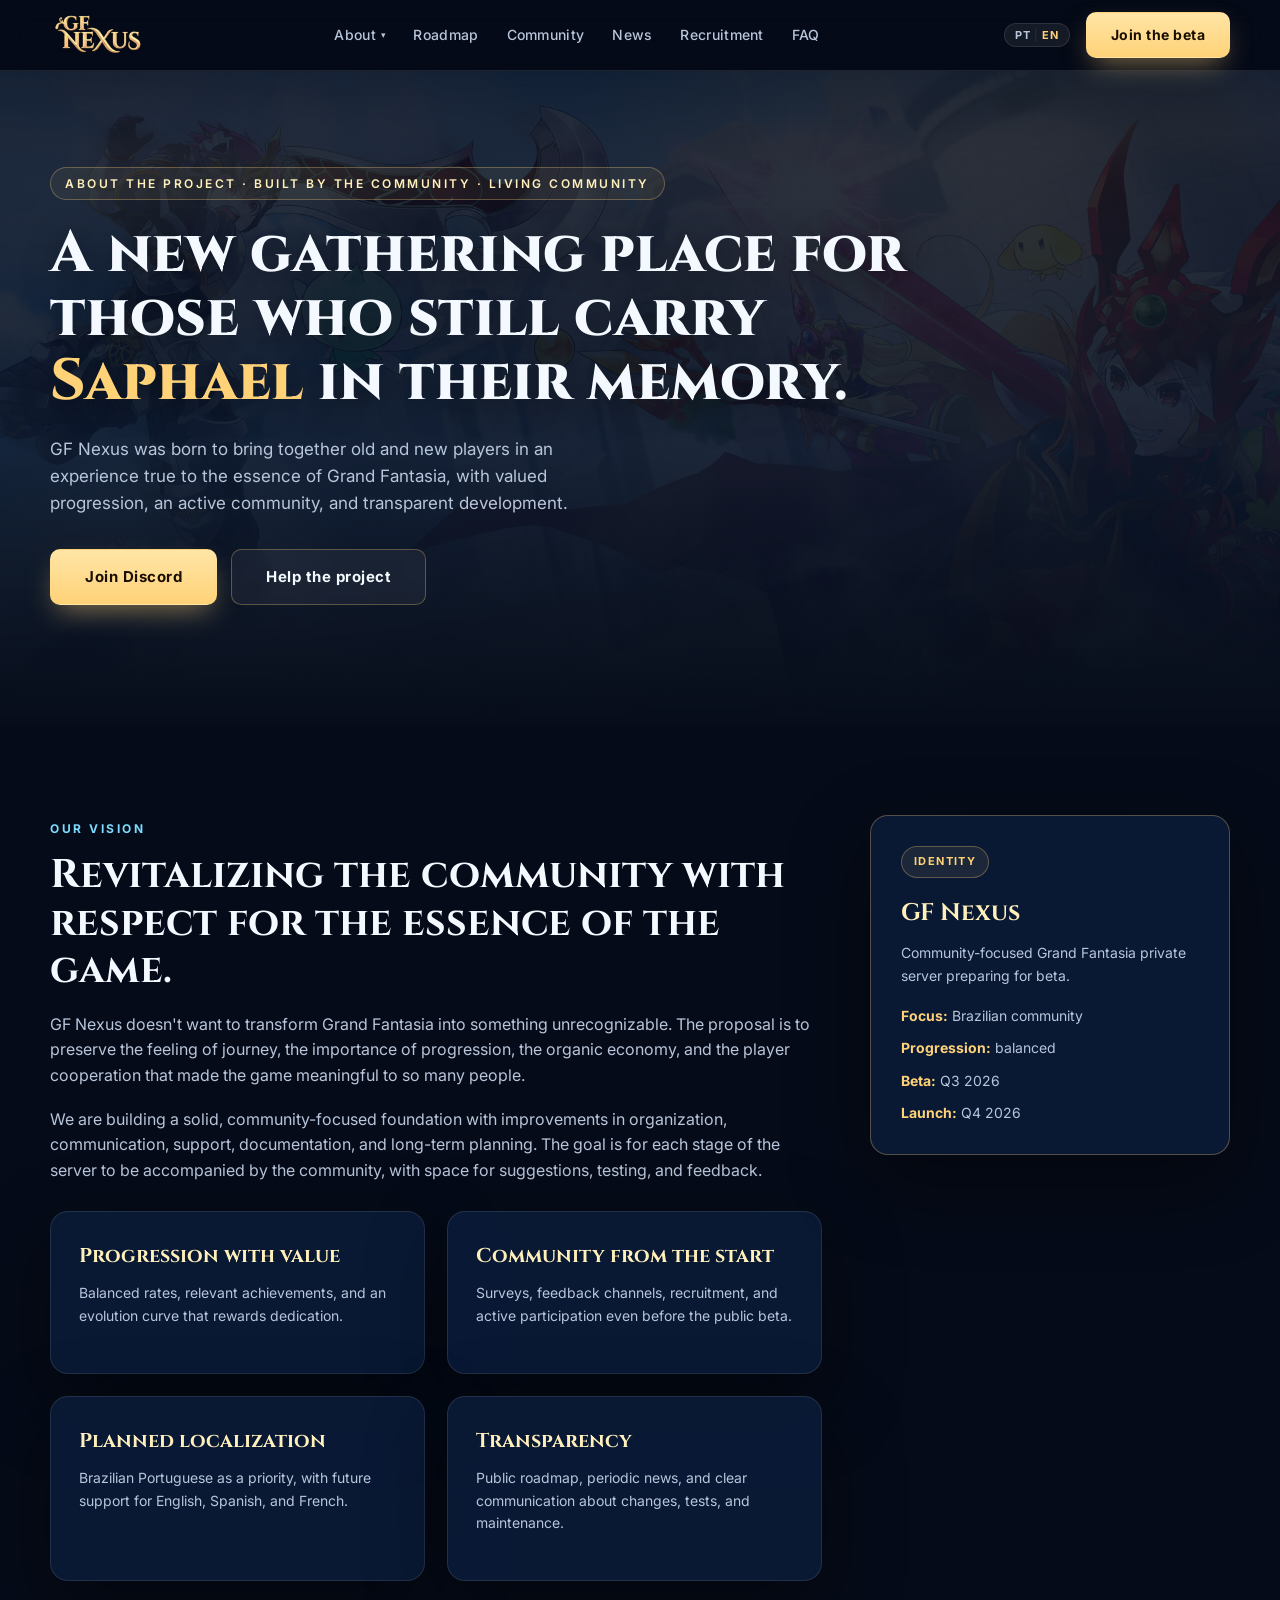
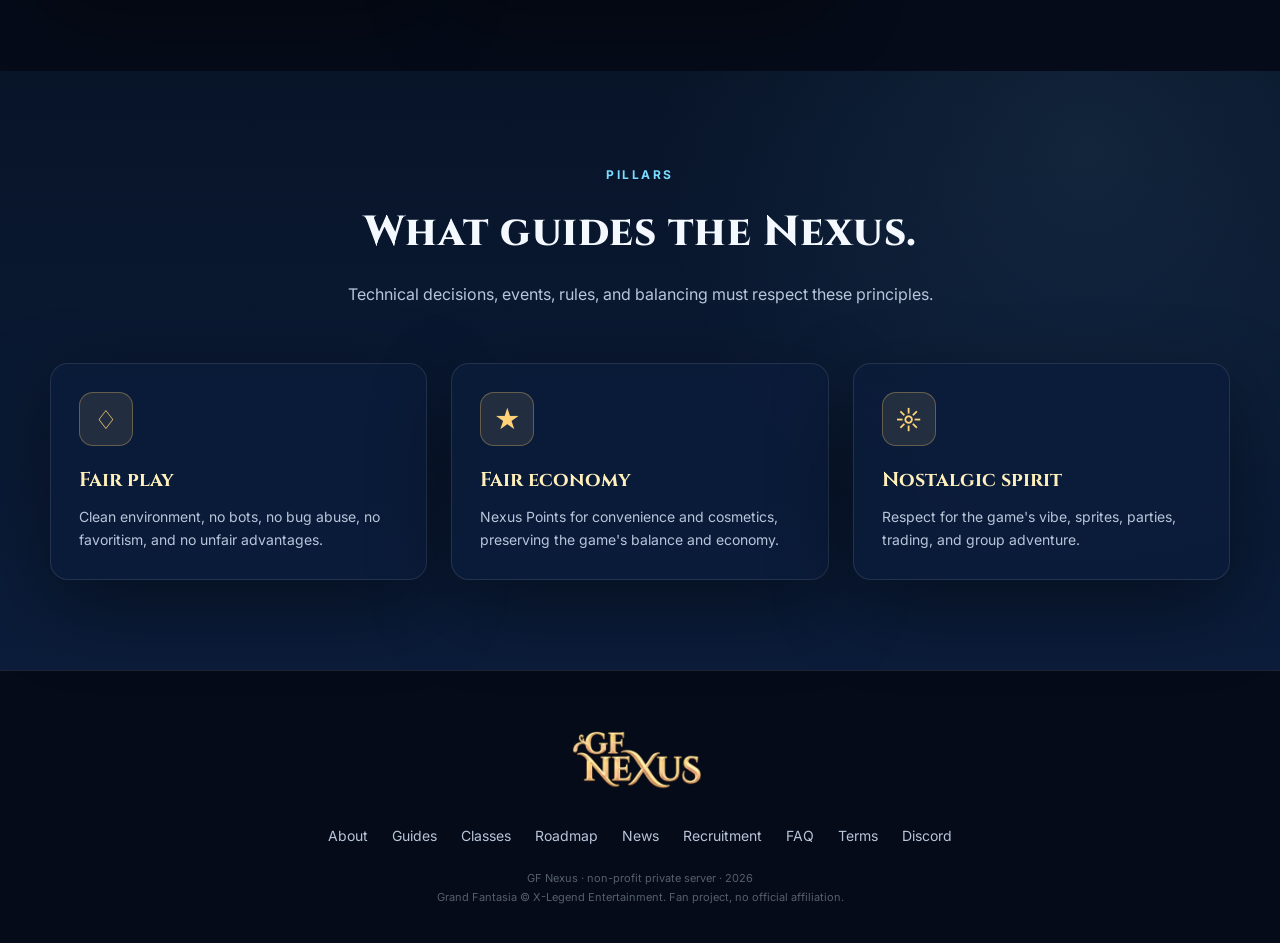
<file: sobre.html>
<!DOCTYPE html>
<html lang="pt-BR">
<head>
  <meta charset="UTF-8">
  <meta name="viewport" content="width=device-width, initial-scale=1">
  <title>Sobre o GF Nexus — Servidor private de Grand Fantasia voltado para a comunidade</title>
  <meta name="description" content="Conheça a proposta do GF Nexus: um servidor private de Grand Fantasia voltado para a comunidade, com comunidade viva, tradução pt-BR e beta em preparação.">
  <meta property="og:type" content="website">
  <meta property="og:title" content="Sobre o GF Nexus — Servidor private de Grand Fantasia voltado para a comunidade">
  <meta property="og:description" content="Conheça a proposta do GF Nexus: um servidor private de Grand Fantasia voltado para a comunidade, com comunidade viva, tradução pt-BR e beta em preparação.">
  <meta property="og:image" content="https://gf-nexus.com/assets/img/img-01-0c581f46.jpg">
  <meta property="og:url" content="https://gf-nexus.com/sobre.html">
  <meta name="twitter:card" content="summary_large_image">
  <link rel="preconnect" href="https://fonts.googleapis.com">
  <link rel="preconnect" href="https://fonts.gstatic.com" crossorigin>
  <link href="https://fonts.googleapis.com/css2?family=Cinzel:wght@600;800&family=Inter:wght@400;500;600;700&display=swap" rel="stylesheet">
  <link rel="stylesheet" href="assets/css/style.css?v=2">

  <!-- Favicons -->
  <link rel="icon" href="favicon.ico" sizes="any">
  <link rel="icon" type="image/png" sizes="32x32" href="assets/img/favicon-32x32.png">
  <link rel="icon" type="image/png" sizes="16x16" href="assets/img/favicon-16x16.png">
  <link rel="apple-touch-icon" href="assets/img/apple-touch-icon.png">
  <meta name="theme-color" content="#081428">
</head>
<body>
<header class="nav" id="nav">
  <div class="wrap nav-inner">
    <a class="brand" href="index.html#top" aria-label="GF Nexus">
      <span class="brand-text">
        <img src="assets/img/logo.png" class="brand-logo" alt="GF Nexus">
      </span>
    </a>

    <nav class="nav-links" id="navLinks">
      <span class="nav-dropdown">
        <a href="sobre.html" data-i18n="nav.about">Sobre</a><span class="caret" aria-hidden="true">▾</span>
        <span class="nav-dropdown-menu">
          <a href="index.html#classes">Classes</a>
          <a href="guia.html" data-i18n="nav.guides">Guias</a>
        </span>
      </span>
      <a href="index.html#roadmap">Roadmap</a>
      <a href="index.html#comunidade" data-i18n="nav.community">Comunidade</a>
      <a href="noticias.html" data-i18n="nav.news">Notícias</a>
      <a href="recrutamento.html" data-i18n="nav.recruitment">Recrutamento</a>
      <a href="index.html#faq">FAQ</a>
    </nav>

    <div class="nav-cta">
      <button class="lang-toggle" aria-label="Switch language">
        <span data-lang="pt-BR">PT</span>
        <span class="lang-sep">|</span>
        <span data-lang="en">EN</span>
      </button>      <a class="btn btn-primary" href="index.html#beta" data-i18n="nav.cta">Entrar na beta</a>
    </div>

    <button class="nav-toggle" id="navToggle" aria-label="Menu">&#9776;</button>
  </div>
</header>

<section class="page-hero page-hero-about">
  <div class="page-hero-overlay"></div>
  <div class="wrap page-hero-content">
    <span class="eyebrow" data-i18n="sobre.eyebrow">Sobre o projeto &middot; Feito pela comunidade &middot; Comunidade viva</span>
    <h1 data-i18n-html="sobre.h1">Um novo ponto de encontro para quem ainda carrega <em>Saphael</em> na memória.</h1>
    <p class="lead" data-i18n="sobre.lead">
      O GF Nexus nasce para reunir jogadores antigos e novos em uma experiência
      fiel à essência de Grand Fantasia, com progressão valorizada,
      comunidade ativa e desenvolvimento transparente.
    </p>
    <div class="hero-actions">
      <a class="btn btn-primary btn-lg" href="https://discord.gg/6YCXdwY2jD" target="_blank" rel="noopener" data-i18n="sobre.cta1">Entrar no Discord</a>
      <a class="btn btn-ghost btn-lg" href="recrutamento.html" data-i18n="sobre.cta2">Ajudar o projeto</a>
    </div>
  </div>
</section>

<section class="section">
  <div class="wrap content-layout">
    <article class="content-main">
      <span class="kicker" data-i18n="sobre.vision.kicker">Nossa visão</span>
      <h2 data-i18n="sobre.vision.h2">Revitalizar a comunidade com respeito à essência do jogo.</h2>
      <p data-i18n="sobre.vision.p1">
        O GF Nexus não quer transformar Grand Fantasia em algo irreconhecível.
        A proposta é preservar a sensação de jornada, a importância da progressão,
        a economia orgânica e a cooperação entre jogadores que fizeram o jogo marcar
        tantas pessoas.
      </p>
      <p data-i18n="sobre.vision.p2">
        Estamos construindo uma base sólida, voltada para a comunidade, com melhorias de organização,
        comunicação, suporte, documentação e planejamento de longo prazo. O objetivo
        é que cada etapa do servidor seja acompanhada pela comunidade, com espaço
        para sugestões, testes e feedbacks.
      </p>

      <div class="feature-grid">
        <article class="feature-card">
          <h3 data-i18n="sobre.feat.p1.title">Progressão com valor</h3>
          <p data-i18n="sobre.feat.p1.text">Rates equilibrados, conquistas relevantes e uma curva de evolução que recompensa dedicação.</p>
        </article>
        <article class="feature-card">
          <h3 data-i18n="sobre.feat.p2.title">Comunidade desde o início</h3>
          <p data-i18n="sobre.feat.p2.text">Pesquisas, canais de feedback, recrutamento e participação ativa antes mesmo da beta pública.</p>
        </article>
        <article class="feature-card">
          <h3 data-i18n="sobre.feat.p3.title">Localização planejada</h3>
          <p data-i18n="sobre.feat.p3.text">Português brasileiro como prioridade, com suporte futuro para inglês, espanhol e francês.</p>
        </article>
        <article class="feature-card">
          <h3 data-i18n="sobre.feat.p4.title">Transparência</h3>
          <p data-i18n="sobre.feat.p4.text">Roadmap público, notícias periódicas e comunicação clara sobre mudanças, testes e manutenção.</p>
        </article>
      </div>
    </article>

    <aside class="content-aside">
      <div class="side-card">
        <span class="recruitment-badge" data-i18n="sobre.id.badge">Identidade</span>
        <h3 data-i18n="sobre.id.title">GF Nexus</h3>
        <p data-i18n="sobre.id.text">Servidor private de Grand Fantasia voltado para a comunidade, em preparação para beta.</p>
        <ul class="side-list">
          <li data-i18n-html="sobre.id.li1"><strong>Foco:</strong> comunidade brasileira</li>
          <li data-i18n-html="sobre.id.li2"><strong>Progressão:</strong> equilibrada</li>
          <li data-i18n-html="sobre.id.li3"><strong>Beta:</strong> Q3 2026</li>
          <li data-i18n-html="sobre.id.li4"><strong>Lançamento:</strong> Q4 2026</li>
        </ul>
      </div>
    </aside>
  </div>
</section>

<section class="section section-alt">
  <div class="wrap">
    <div class="section-head">
      <span class="kicker" data-i18n="sobre.pillars.kicker">Pilares</span>
      <h2 data-i18n="sobre.pillars.h2">O que guia o Nexus.</h2>
      <p class="section-desc" data-i18n="sobre.pillars.desc">
        Decisões técnicas, eventos, regras e balanceamentos devem respeitar estes princípios.
      </p>
    </div>

    <div class="pillars">
      <article class="info-card">
        <span class="pillar-ico">&#9826;</span>
        <h3 data-i18n="sobre.pillars.p1.title">Fair play</h3>
        <p data-i18n="sobre.pillars.p1.text">Ambiente limpo, sem bot, sem abuso de bug, sem favorecimento e sem vantagem indevida.</p>
      </article>
      <article class="info-card">
        <span class="pillar-ico">&#9733;</span>
        <h3 data-i18n="sobre.pillars.p2.title">Economia justa</h3>
        <p data-i18n="sobre.pillars.p2.text">Nexus Points voltados a conveniência e cosméticos, preservando o equilíbrio e a economia do jogo.</p>
      </article>
      <article class="info-card">
        <span class="pillar-ico">&#9788;</span>
        <h3 data-i18n="sobre.pillars.p3.title">Memória afetiva</h3>
        <p data-i18n="sobre.pillars.p3.text">Respeito ao clima do jogo, aos sprites, às parties, ao comércio e à aventura em grupo.</p>
      </article>
    </div>
  </div>
</section>

<footer class="footer">
  <div class="wrap footer-inner">
    <div class="footer-brand">
      <span class="brand-text">
        <img src="assets/img/logo.png" class="brand-logo brand-logo-footer" alt="GF Nexus">
      </span>
    </div>
    <nav class="footer-links">
      <a href="sobre.html" data-i18n="nav.about">Sobre</a>
      <a href="guia.html" data-i18n="nav.guides">Guias</a>
      <a href="index.html#classes">Classes</a>
      <a href="index.html#roadmap">Roadmap</a>
      <a href="noticias.html" data-i18n="nav.news">Notícias</a>
      <a href="recrutamento.html" data-i18n="nav.recruitment">Recrutamento</a>
      <a href="index.html#faq">FAQ</a>
      <a href="termos.html" data-i18n="nav.terms">Termos</a>
      <a href="https://discord.gg/6YCXdwY2jD" target="_blank" rel="noopener">Discord</a>
    </nav>
    <p class="footer-legal" data-i18n-html="footer.legal">
      GF Nexus &middot; servidor privado sem fins lucrativos &middot; 2026<br>
      Grand Fantasia &copy; X-Legend Entertainment. Projeto de fã, sem afiliação oficial.
    </p>
  </div>
</footer>

<script src="assets/js/i18n.js"></script>
<script src="assets/js/main.js"></script>
</body>
</html>
</file>
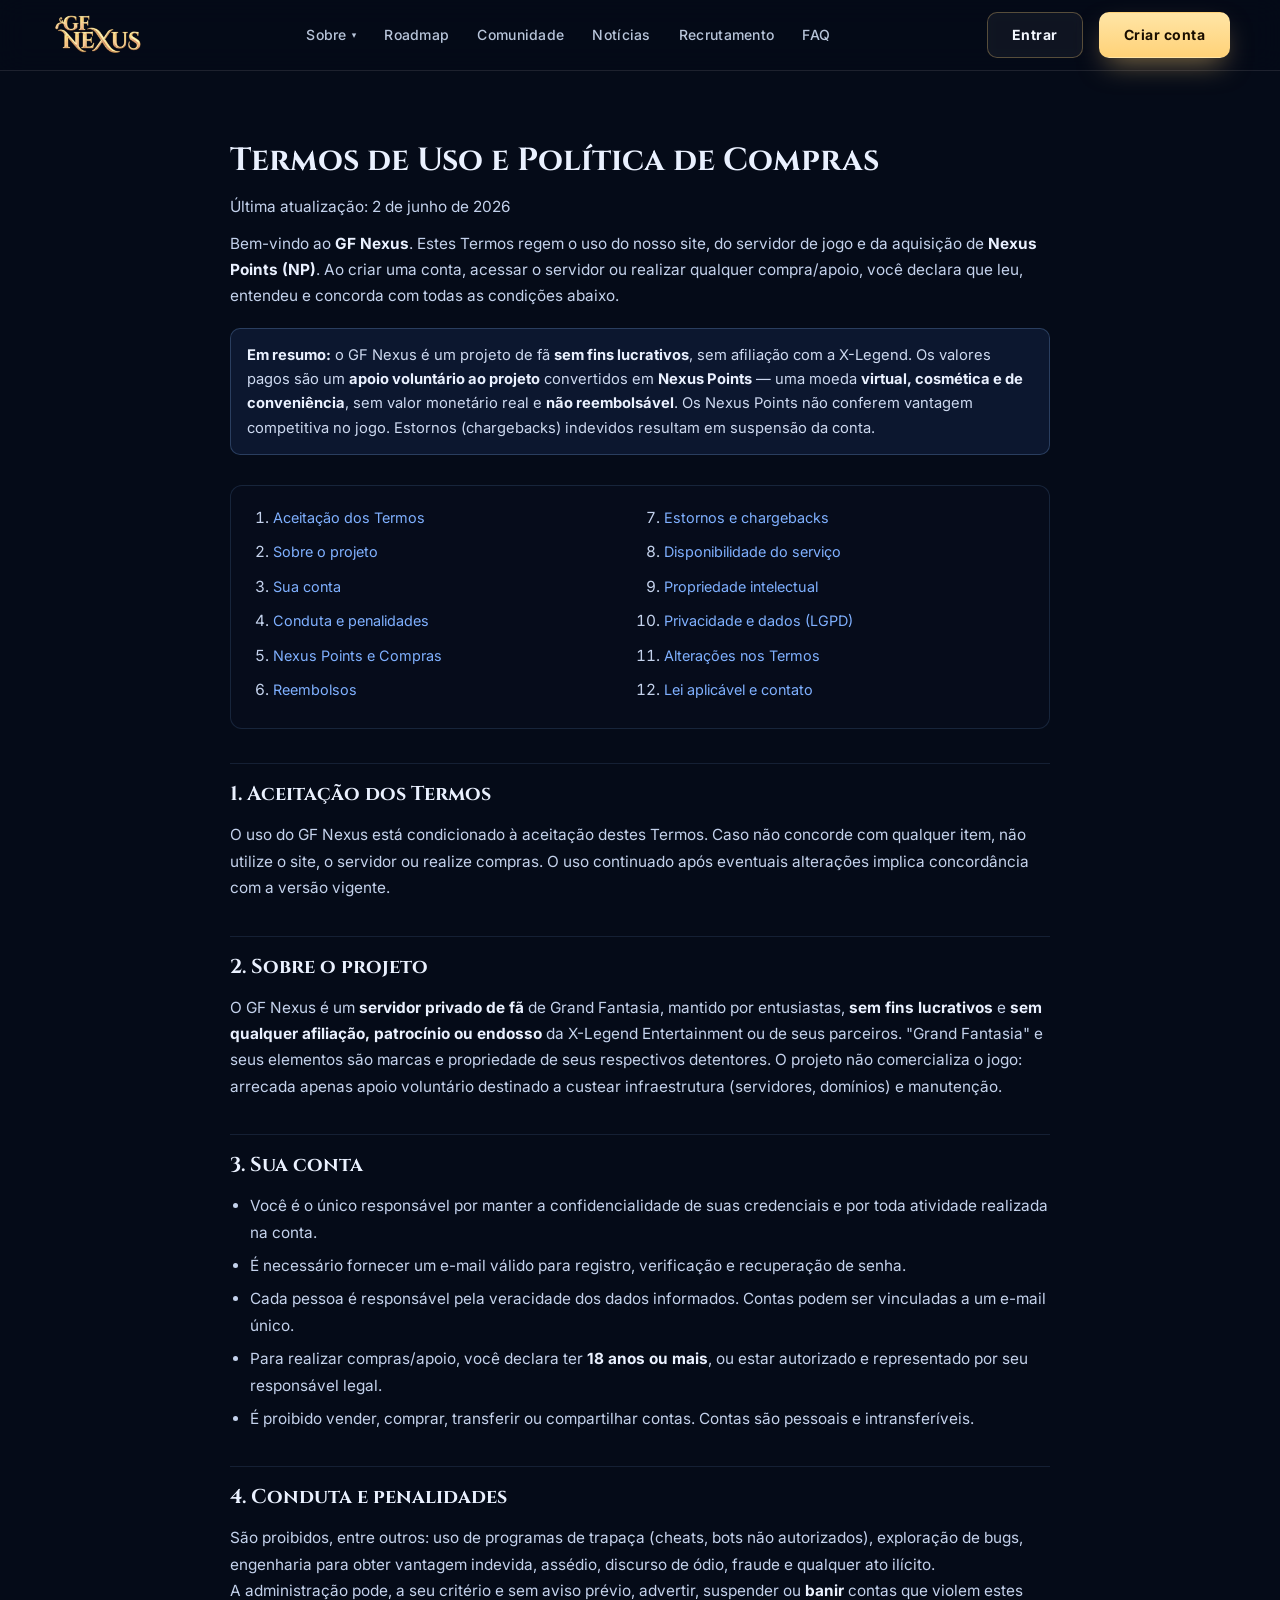
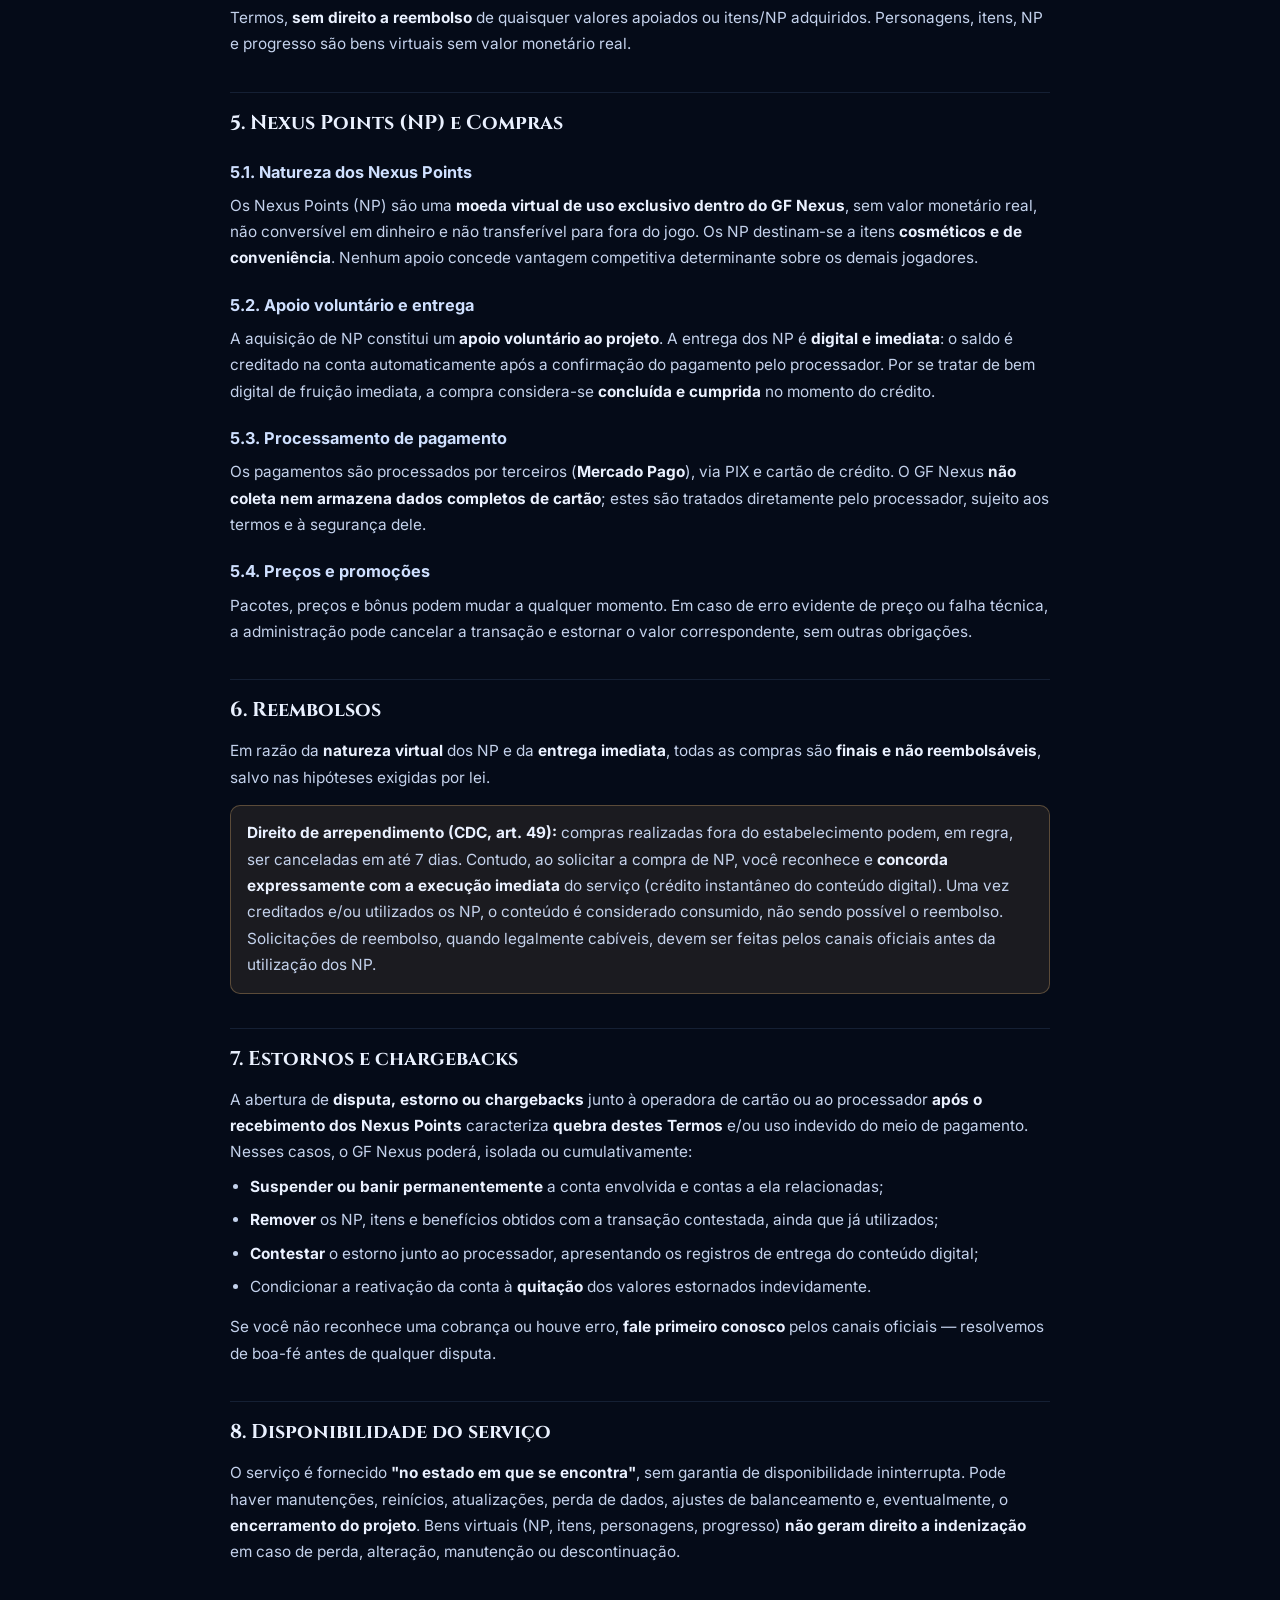
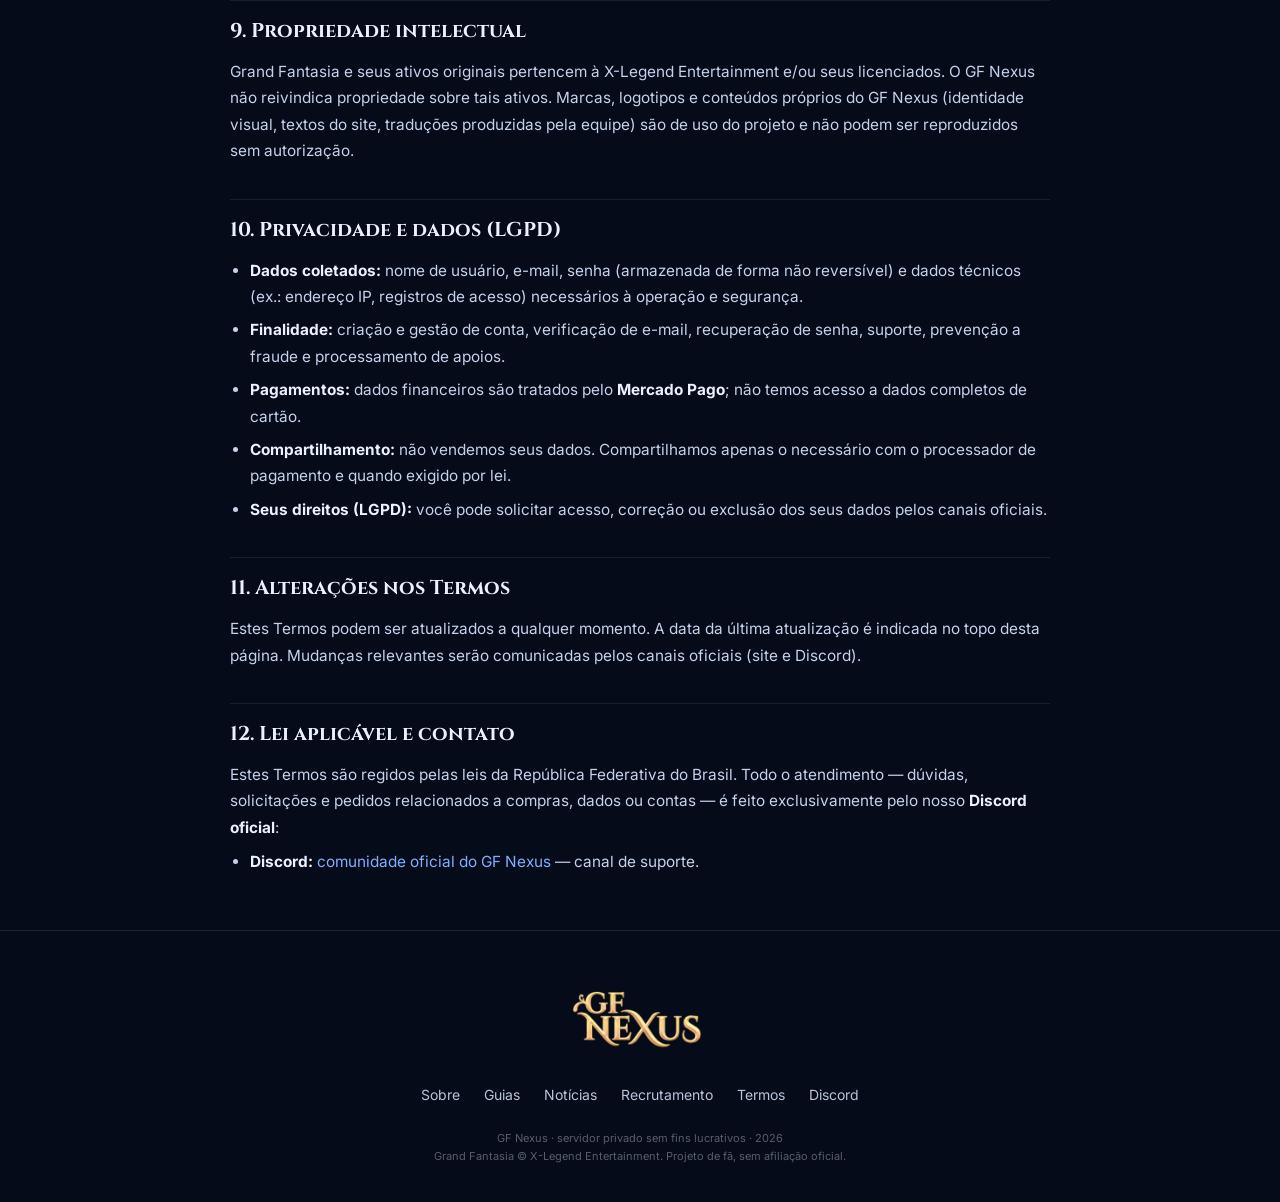
<file: termos.html>
<!DOCTYPE html>
<html lang="pt-BR">
<head>
  <meta charset="UTF-8">
  <meta name="viewport" content="width=device-width, initial-scale=1">
  <title>Termos de Uso e Política de Compras — GF Nexus</title>
  <meta name="description" content="Termos de Uso, Política de Compras, Reembolsos e Estornos (chargebacks) do GF Nexus — servidor privado de fã de Grand Fantasia, sem fins lucrativos.">
  <meta name="robots" content="index,follow">

  <link rel="preconnect" href="https://fonts.googleapis.com">
  <link rel="preconnect" href="https://fonts.gstatic.com" crossorigin>
  <link href="https://fonts.googleapis.com/css2?family=Cinzel:wght@600;800&family=Inter:wght@400;500;600;700&display=swap" rel="stylesheet">
  <link rel="stylesheet" href="assets/css/style.css?v=2">

  <link rel="icon" href="favicon.ico" sizes="any">
  <link rel="icon" type="image/png" sizes="32x32" href="assets/img/favicon-32x32.png">
  <meta name="theme-color" content="#081428">

  <style>
    .legal-wrap { max-width: 860px; margin: 0 auto; padding: 64px 20px 40px; }
    .legal-wrap h1 { font-family: 'Cinzel', serif; font-size: 2rem; color: #eaf1ff; margin: 0 0 8px; }
    .legal-updated { color: #8aa0c4; font-size: .9rem; margin: 0 0 10px; }
    .legal-intro { color: #b9c8e6; font-size: 1rem; line-height: 1.7; margin: 0 0 14px; }
    .legal-note {
      background: rgba(79,140,255,.10); border: 1px solid rgba(120,160,220,.28);
      border-radius: 10px; padding: 14px 16px; color: #cdd9f0; font-size: .92rem;
      line-height: 1.65; margin: 18px 0 30px;
    }
    .legal-wrap h2 {
      font-family: 'Cinzel', serif; color: #eaf1ff; font-size: 1.25rem;
      margin: 34px 0 12px; padding-top: 14px; border-top: 1px solid rgba(120,160,220,.14);
    }
    .legal-wrap h3 { color: #cfe0ff; font-size: 1.02rem; margin: 20px 0 8px; }
    .legal-wrap p, .legal-wrap li { color: #c4d2ec; font-size: .96rem; line-height: 1.72; }
    .legal-wrap ul { padding-left: 20px; margin: 8px 0 14px; }
    .legal-wrap li { margin-bottom: 7px; }
    .legal-wrap strong { color: #eaf1ff; }
    .legal-toc {
      background: rgba(8,16,32,.55); border: 1px solid rgba(120,160,220,.16);
      border-radius: 12px; padding: 18px 22px; margin: 6px 0 26px;
    }
    .legal-toc ol { margin: 0; padding-left: 20px; columns: 2; column-gap: 28px; }
    .legal-toc a { color: #7fb0ff; text-decoration: none; font-size: .9rem; line-height: 1.9; }
    .legal-toc a:hover { text-decoration: underline; }
    .legal-highlight {
      background: rgba(224,176,112,.10); border: 1px solid rgba(224,176,112,.32);
      border-radius: 10px; padding: 14px 16px; margin: 14px 0;
    }
    @media (max-width: 640px) { .legal-toc ol { columns: 1; } }
  </style>
</head>
<body>

<!-- ============ NAV ============ -->
<header class="nav" id="nav">
  <div class="wrap nav-inner">
    <a class="brand" href="index.html" aria-label="GF Nexus">
      <span class="brand-text"><img src="assets/img/logo.png" class="brand-logo" alt="GF Nexus"></span>
    </a>
    <nav class="nav-links" id="navLinks">
      <span class="nav-dropdown">
        <a href="sobre.html">Sobre</a><span class="caret" aria-hidden="true">▾</span>
        <span class="nav-dropdown-menu">
          <a href="index.html#classes">Classes</a>
          <a href="guia.html">Guias</a>
        </span>
      </span>
      <a href="index.html#roadmap">Roadmap</a>
      <a href="index.html#comunidade">Comunidade</a>
      <a href="noticias.html">Notícias</a>
      <a href="recrutamento.html">Recrutamento</a>
      <a href="index.html#faq">FAQ</a>
    </nav>
    <div class="nav-cta">
      <a class="btn btn-ghost" href="login.html">Entrar</a>
      <a class="btn btn-primary" href="registrar.html">Criar conta</a>
    </div>
    <button class="nav-toggle" id="navToggle" aria-label="Menu">&#9776;</button>
  </div>
</header>

<main class="legal-wrap">
  <h1>Termos de Uso e Política de Compras</h1>
  <p class="legal-updated">Última atualização: 2 de junho de 2026</p>
  <p class="legal-intro">
    Bem-vindo ao <strong>GF Nexus</strong>. Estes Termos regem o uso do nosso site, do
    servidor de jogo e da aquisição de <strong>Nexus Points (NP)</strong>. Ao criar uma conta,
    acessar o servidor ou realizar qualquer compra/apoio, você declara que leu, entendeu e
    concorda com todas as condições abaixo.
  </p>

  <div class="legal-note">
    <strong>Em resumo:</strong> o GF Nexus é um projeto de fã <strong>sem fins lucrativos</strong>,
    sem afiliação com a X-Legend. Os valores pagos são um <strong>apoio voluntário ao projeto</strong>
    convertidos em <strong>Nexus Points</strong> — uma moeda <strong>virtual, cosmética e de conveniência</strong>,
    sem valor monetário real e <strong>não reembolsável</strong>. Os Nexus Points não conferem vantagem
    competitiva no jogo. Estornos (chargebacks) indevidos resultam em suspensão da conta.
  </div>

  <div class="legal-toc">
    <ol>
      <li><a href="#aceitacao">Aceitação dos Termos</a></li>
      <li><a href="#projeto">Sobre o projeto</a></li>
      <li><a href="#conta">Sua conta</a></li>
      <li><a href="#conduta">Conduta e penalidades</a></li>
      <li><a href="#np">Nexus Points e Compras</a></li>
      <li><a href="#reembolso">Reembolsos</a></li>
      <li><a href="#estornos">Estornos e chargebacks</a></li>
      <li><a href="#servico">Disponibilidade do serviço</a></li>
      <li><a href="#pi">Propriedade intelectual</a></li>
      <li><a href="#privacidade">Privacidade e dados (LGPD)</a></li>
      <li><a href="#alteracoes">Alterações nos Termos</a></li>
      <li><a href="#foro">Lei aplicável e contato</a></li>
    </ol>
  </div>

  <h2 id="aceitacao">1. Aceitação dos Termos</h2>
  <p>
    O uso do GF Nexus está condicionado à aceitação destes Termos. Caso não concorde com qualquer
    item, não utilize o site, o servidor ou realize compras. O uso continuado após eventuais
    alterações implica concordância com a versão vigente.
  </p>

  <h2 id="projeto">2. Sobre o projeto</h2>
  <p>
    O GF Nexus é um <strong>servidor privado de fã</strong> de Grand Fantasia, mantido por entusiastas,
    <strong>sem fins lucrativos</strong> e <strong>sem qualquer afiliação, patrocínio ou endosso</strong>
    da X-Legend Entertainment ou de seus parceiros. "Grand Fantasia" e seus elementos são marcas e
    propriedade de seus respectivos detentores. O projeto não comercializa o jogo: arrecada apenas
    apoio voluntário destinado a custear infraestrutura (servidores, domínios) e manutenção.
  </p>

  <h2 id="conta">3. Sua conta</h2>
  <ul>
    <li>Você é o único responsável por manter a confidencialidade de suas credenciais e por toda atividade realizada na conta.</li>
    <li>É necessário fornecer um e-mail válido para registro, verificação e recuperação de senha.</li>
    <li>Cada pessoa é responsável pela veracidade dos dados informados. Contas podem ser vinculadas a um e-mail único.</li>
    <li>Para realizar compras/apoio, você declara ter <strong>18 anos ou mais</strong>, ou estar autorizado e representado por seu responsável legal.</li>
    <li>É proibido vender, comprar, transferir ou compartilhar contas. Contas são pessoais e intransferíveis.</li>
  </ul>

  <h2 id="conduta">4. Conduta e penalidades</h2>
  <p>São proibidos, entre outros: uso de programas de trapaça (cheats, bots não autorizados), exploração de bugs,
    engenharia para obter vantagem indevida, assédio, discurso de ódio, fraude e qualquer ato ilícito.</p>
  <p>
    A administração pode, a seu critério e sem aviso prévio, advertir, suspender ou <strong>banir</strong>
    contas que violem estes Termos, <strong>sem direito a reembolso</strong> de quaisquer valores apoiados
    ou itens/NP adquiridos. Personagens, itens, NP e progresso são bens virtuais sem valor monetário real.
  </p>

  <h2 id="np">5. Nexus Points (NP) e Compras</h2>
  <h3>5.1. Natureza dos Nexus Points</h3>
  <p>
    Os Nexus Points (NP) são uma <strong>moeda virtual de uso exclusivo dentro do GF Nexus</strong>, sem
    valor monetário real, não conversível em dinheiro e não transferível para fora do jogo. Os NP destinam-se
    a itens <strong>cosméticos e de conveniência</strong>. Nenhum apoio concede vantagem competitiva
    determinante sobre os demais jogadores.
  </p>
  <h3>5.2. Apoio voluntário e entrega</h3>
  <p>
    A aquisição de NP constitui um <strong>apoio voluntário ao projeto</strong>. A entrega dos NP é
    <strong>digital e imediata</strong>: o saldo é creditado na conta automaticamente após a confirmação do
    pagamento pelo processador. Por se tratar de bem digital de fruição imediata, a compra considera-se
    <strong>concluída e cumprida</strong> no momento do crédito.
  </p>
  <h3>5.3. Processamento de pagamento</h3>
  <p>
    Os pagamentos são processados por terceiros (<strong>Mercado Pago</strong>), via PIX e cartão de crédito.
    O GF Nexus <strong>não coleta nem armazena dados completos de cartão</strong>; estes são tratados
    diretamente pelo processador, sujeito aos termos e à segurança dele.
  </p>
  <h3>5.4. Preços e promoções</h3>
  <p>
    Pacotes, preços e bônus podem mudar a qualquer momento. Em caso de erro evidente de preço ou falha técnica,
    a administração pode cancelar a transação e estornar o valor correspondente, sem outras obrigações.
  </p>

  <h2 id="reembolso">6. Reembolsos</h2>
  <p>
    Em razão da <strong>natureza virtual</strong> dos NP e da <strong>entrega imediata</strong>, todas as
    compras são <strong>finais e não reembolsáveis</strong>, salvo nas hipóteses exigidas por lei.
  </p>
  <div class="legal-highlight">
    <p style="margin:0">
      <strong>Direito de arrependimento (CDC, art. 49):</strong> compras realizadas fora do estabelecimento
      podem, em regra, ser canceladas em até 7 dias. Contudo, ao solicitar a compra de NP, você reconhece e
      <strong>concorda expressamente com a execução imediata</strong> do serviço (crédito instantâneo do
      conteúdo digital). Uma vez creditados e/ou utilizados os NP, o conteúdo é considerado consumido, não
      sendo possível o reembolso. Solicitações de reembolso, quando legalmente cabíveis, devem ser feitas
      pelos canais oficiais antes da utilização dos NP.
    </p>
  </div>

  <h2 id="estornos">7. Estornos e chargebacks</h2>
  <p>
    A abertura de <strong>disputa, estorno ou chargebacks</strong> junto à operadora de cartão ou ao
    processador <strong>após o recebimento dos Nexus Points</strong> caracteriza
    <strong>quebra destes Termos</strong> e/ou uso indevido do meio de pagamento.
  </p>
  <p>Nesses casos, o GF Nexus poderá, isolada ou cumulativamente:</p>
  <ul>
    <li><strong>Suspender ou banir permanentemente</strong> a conta envolvida e contas a ela relacionadas;</li>
    <li><strong>Remover</strong> os NP, itens e benefícios obtidos com a transação contestada, ainda que já utilizados;</li>
    <li><strong>Contestar</strong> o estorno junto ao processador, apresentando os registros de entrega do conteúdo digital;</li>
    <li>Condicionar a reativação da conta à <strong>quitação</strong> dos valores estornados indevidamente.</li>
  </ul>
  <p>
    Se você não reconhece uma cobrança ou houve erro, <strong>fale primeiro conosco</strong> pelos canais
    oficiais — resolvemos de boa-fé antes de qualquer disputa.
  </p>

  <h2 id="servico">8. Disponibilidade do serviço</h2>
  <p>
    O serviço é fornecido <strong>"no estado em que se encontra"</strong>, sem garantia de disponibilidade
    ininterrupta. Pode haver manutenções, reinícios, atualizações, perda de dados, ajustes de balanceamento
    e, eventualmente, o <strong>encerramento do projeto</strong>. Bens virtuais (NP, itens, personagens, progresso)
    <strong>não geram direito a indenização</strong> em caso de perda, alteração, manutenção ou descontinuação.
  </p>

  <h2 id="pi">9. Propriedade intelectual</h2>
  <p>
    Grand Fantasia e seus ativos originais pertencem à X-Legend Entertainment e/ou seus licenciados. O GF Nexus
    não reivindica propriedade sobre tais ativos. Marcas, logotipos e conteúdos próprios do GF Nexus (identidade
    visual, textos do site, traduções produzidas pela equipe) são de uso do projeto e não podem ser reproduzidos
    sem autorização.
  </p>

  <h2 id="privacidade">10. Privacidade e dados (LGPD)</h2>
  <ul>
    <li><strong>Dados coletados:</strong> nome de usuário, e-mail, senha (armazenada de forma não reversível) e dados técnicos (ex.: endereço IP, registros de acesso) necessários à operação e segurança.</li>
    <li><strong>Finalidade:</strong> criação e gestão de conta, verificação de e-mail, recuperação de senha, suporte, prevenção a fraude e processamento de apoios.</li>
    <li><strong>Pagamentos:</strong> dados financeiros são tratados pelo <strong>Mercado Pago</strong>; não temos acesso a dados completos de cartão.</li>
    <li><strong>Compartilhamento:</strong> não vendemos seus dados. Compartilhamos apenas o necessário com o processador de pagamento e quando exigido por lei.</li>
    <li><strong>Seus direitos (LGPD):</strong> você pode solicitar acesso, correção ou exclusão dos seus dados pelos canais oficiais.</li>
  </ul>

  <h2 id="alteracoes">11. Alterações nos Termos</h2>
  <p>
    Estes Termos podem ser atualizados a qualquer momento. A data da última atualização é indicada no topo
    desta página. Mudanças relevantes serão comunicadas pelos canais oficiais (site e Discord).
  </p>

  <h2 id="foro">12. Lei aplicável e contato</h2>
  <p>
    Estes Termos são regidos pelas leis da República Federativa do Brasil. Todo o atendimento — dúvidas,
    solicitações e pedidos relacionados a compras, dados ou contas — é feito exclusivamente pelo nosso
    <strong>Discord oficial</strong>:
  </p>
  <ul>
    <li><strong>Discord:</strong> <a href="https://discord.gg/6YCXdwY2jD" target="_blank" rel="noopener" style="color:#7fb0ff">comunidade oficial do GF Nexus</a> — canal de suporte.</li>
  </ul>
</main>

<!-- ============ FOOTER ============ -->
<footer class="footer">
  <div class="wrap footer-inner">
    <div class="footer-brand">
      <span class="brand-text"><img src="assets/img/logo.png" class="brand-logo brand-logo-footer" alt="GF Nexus"></span>
    </div>
    <nav class="footer-links">
      <a href="sobre.html">Sobre</a>
      <a href="guia.html">Guias</a>
      <a href="noticias.html">Notícias</a>
      <a href="recrutamento.html">Recrutamento</a>
      <a href="termos.html">Termos</a>
      <a href="https://discord.gg/6YCXdwY2jD" target="_blank" rel="noopener">Discord</a>
    </nav>
    <p class="footer-legal">
      GF Nexus &middot; servidor privado sem fins lucrativos &middot; 2026<br>
      Grand Fantasia &copy; X-Legend Entertainment. Projeto de fã, sem afiliação oficial.
    </p>
  </div>
</footer>

<script src="assets/js/i18n.js"></script>
<script src="assets/js/main.js"></script>
</body>
</html>
</file>
<file: assets/css/style.css>
/* =========================================================================
   GF NEXUS — Landing page de prévia (gf-nexus.com)
   Paleta consolidada: azul profundo + dourado + sky cyan (único acento).
   Estética herdada do protótipo 02_desktop_classic.
   ========================================================================= */

:root {
  --deep-0: #050b18;
  --deep-1: #081428;
  --deep-2: #0b1d3b;
  --deep-3: #102a54;
  --panel:  rgba(11, 29, 59, .82);
  --gold:   #ffd278;
  --gold-2: #fff0bb;
  --sky:    #7bdcff;
  --text:   #f4f8ff;
  --muted:  #b8c5da;
  --line:   rgba(255,255,255,.10);
  --line-gold: rgba(255,210,120,.30);
  --shadow: 0 28px 80px rgba(0,0,0,.42);
  --radius: 18px;
  --wrap: 1180px;
  --font-head: "Cinzel", Georgia, serif;
  --font-body: "Inter", "Segoe UI", system-ui, sans-serif;
}

.disabled {
  opacity: 40% !important;
  cursor: not-allowed !important;
  pointer-events: none !important;
}

* { box-sizing: border-box; margin: 0; padding: 0; }
html { scroll-behavior: smooth; }
body {
  font-family: var(--font-body);
  color: var(--text);
  background: var(--deep-0);
  line-height: 1.6;
  overflow-x: hidden;
  -webkit-font-smoothing: antialiased;
}
img { max-width: 100%; display: block; }
a { color: inherit; text-decoration: none; }
em { font-style: normal; color: var(--gold); }

.wrap { width: min(100% - 40px, var(--wrap)); margin: 0 auto; }

/* ---- Botões ---- */
.btn {
  display: inline-flex; align-items: center; justify-content: center; gap: 10px;
  padding: 11px 24px;
  border-radius: 10px;
  font-weight: 700; font-size: 14px;
  letter-spacing: .5px;
  border: 1px solid transparent;
  cursor: pointer;
  transition: transform .12s ease, box-shadow .12s ease, background .15s;
  font-family: var(--font-body);
}
.btn-lg { padding: 15px 34px; font-size: 15px; }
.btn-block { width: 100%; }
.btn-primary {
  background: linear-gradient(180deg, #ffe5a6, var(--gold));
  color: #1a0e00;
  box-shadow: 0 12px 28px -8px rgba(255,210,120,.5);
}
.btn-primary:hover { transform: translateY(-2px); box-shadow: 0 16px 34px -8px rgba(255,210,120,.6); }
.btn-ghost {
  background: rgba(255,255,255,.05);
  color: var(--text);
  border-color: var(--line-gold);
  backdrop-filter: blur(4px);
}
.btn-ghost:hover { background: rgba(255,210,120,.10); }

/* ============ NAV ============ */
.nav {
  position: sticky; top: 0; z-index: 50;
  background: rgba(5,11,24,.72);
  backdrop-filter: blur(14px);
  border-bottom: 1px solid var(--line);
}
.nav-inner {
  display: flex; align-items: center; justify-content: space-between;
  height: 70px;
}
.brand { display: flex; align-items: center; gap: 12px; }
.brand-logo { max-width: 100px; }
.brand-logo:hover { transform: translateY(-1px); opacity: 80%;  transition: 500ms;}
.brand-logo-footer { min-width: 150px !important; }
.brand .mark {
  font-size: 30px; color: var(--gold); line-height: 1;
  text-shadow: 0 0 16px rgba(255,210,120,.55);
}
.brand-text strong {
  display: block;
  font-family: var(--font-head);
  font-size: 18px; font-weight: 800; color: var(--gold);
  letter-spacing: 2px; line-height: 1;
}
.brand-text small {
  font-size: 9px; color: var(--muted);
  letter-spacing: 2px; text-transform: uppercase;
}
.nav-links { display: flex; gap: 28px; }
.nav-links a {
  font-size: 14px; font-weight: 500; color: var(--muted);
  letter-spacing: .3px;
  transition: color .15s;
}
.nav-links a:hover { color: var(--gold); }
.nav-cta { display: flex; align-items: center; gap: 16px; }
.status-pill {
  display: inline-flex; align-items: center; gap: 7px;
  font-size: 11px; font-weight: 600; color: var(--sky);
  letter-spacing: .5px;
}
.status-pill .dot {
  width: 8px; height: 8px; border-radius: 50%;
  background: var(--sky);
  box-shadow: 0 0 8px var(--sky);
  animation: pulse 2s infinite;
}
@keyframes pulse { 0%,100%{opacity:1} 50%{opacity:.4} }
.nav-toggle {
  display: none;
  background: none; border: 0; color: var(--gold);
  font-size: 26px; cursor: pointer;
}

/* ── Dropdown da navbar (Sobre ▾) ── */
.nav-dropdown { position: relative; display: inline-flex; align-items: center; gap: 5px; }
.nav-dropdown > a {
  font-size: 14px; font-weight: 500; color: var(--muted);
  letter-spacing: .3px; transition: color .15s;
}
.nav-dropdown:hover > a,
.nav-dropdown:focus-within > a { color: var(--gold); }
.nav-dropdown .caret { font-size: 9px; color: var(--muted); transition: transform .15s, color .15s; }
.nav-dropdown:hover .caret,
.nav-dropdown:focus-within .caret { transform: rotate(180deg); color: var(--gold); }
.nav-dropdown-menu {
  position: absolute; top: 100%; left: 50%;
  display: flex; flex-direction: column; min-width: 170px;
  background: rgba(8,16,32,.98); border: 1px solid var(--line-gold);
  border-radius: 12px; padding: 8px; gap: 2px;
  box-shadow: 0 16px 40px rgba(0,0,0,.5);
  opacity: 0; visibility: hidden; pointer-events: none;
  transform: translateX(-50%) translateY(-6px);
  transition: opacity .15s, transform .15s, visibility .15s;
}
.nav-dropdown:hover .nav-dropdown-menu,
.nav-dropdown:focus-within .nav-dropdown-menu {
  opacity: 1; visibility: visible; pointer-events: auto;
  transform: translateX(-50%) translateY(0);
}
.nav-dropdown-menu a {
  padding: 9px 14px; border-radius: 8px; font-size: 14px;
  color: var(--muted); white-space: nowrap; transition: background .15s, color .15s;
}
.nav-dropdown-menu a:hover { background: rgba(255,210,120,.10); color: var(--gold); }

@media (max-width: 920px) {
  /* no menu mobile (coluna), o submenu vira lista indentada sempre visível */
  .nav-dropdown { width: 100%; flex-direction: column; align-items: flex-start; gap: 10px; }
  .nav-dropdown .caret { display: none; }
  .nav-dropdown-menu {
    position: static; opacity: 1; visibility: visible; pointer-events: auto;
    transform: none; min-width: 0; width: 100%;
    background: none; border: 0; box-shadow: none; padding: 0 0 0 14px; gap: 12px;
  }
  .nav-dropdown-menu a { padding: 0; }
}

/* ============ HERO ============ */
.hero {
  position: relative;
  min-height: 88vh;
  display: flex; align-items: center;
  overflow: hidden;
}
.hero-bg {
  position: absolute; inset: 0; z-index: -2;
  background: url("../img/img-04-6abd3f4b.webp") center 30% / cover no-repeat;
  transform: scale(1.05);
  opacity: 50%;
}
.hero-overlay {
  position: absolute; inset: 0; z-index: -1;
  background:
    linear-gradient(180deg, rgba(5,11,24,.55) 0%, rgba(8,20,40,.7) 60%, rgba(5,11,24,.96) 100%),
    radial-gradient(circle at 78% 32%, rgba(255,210,120,.18), transparent 42%),
    radial-gradient(circle at 18% 75%, rgba(123,220,255,.14), transparent 40%);
}
.class-img {
  margin-left: 24px;
  width: 200px !important;
}
.hero-content { position: relative; padding: 80px 0; }
.eyebrow {
  display: inline-block;
  font-size: 12px; font-weight: 600;
  color: var(--gold-2);
  letter-spacing: 2.5px; text-transform: uppercase;
  padding: 6px 14px;
  border: 1px solid var(--line-gold);
  border-radius: 30px;
  margin-bottom: 22px;
  background: rgba(255,210,120,.06);
}
.hero h1 {
  font-family: var(--font-head);
  font-size: clamp(38px, 6vw, 68px);
  font-weight: 800; line-height: 1.08;
  letter-spacing: 1px;
  text-shadow: 0 6px 30px rgba(0,0,0,.5);
  margin-bottom: 22px;
}
.lead {
  max-width: 580px;
  font-size: 17px; color: var(--muted);
  margin-bottom: 32px;
}
.hero-actions { display: flex; gap: 14px; flex-wrap: wrap; margin-bottom: 48px; }
.hero-meta {
  display: flex; gap: 40px; flex-wrap: wrap;
  border-top: 1px solid var(--line);
  padding-top: 26px;
  max-width: 600px;
}
.hero-meta div strong {
  display: block;
  font-family: var(--font-head);
  font-size: 24px; color: var(--gold);
}
.hero-meta div span { font-size: 12px; color: var(--muted); letter-spacing: .5px; }
.hero-fade {
  position: absolute; bottom: 0; left: 0; right: 0; height: 120px;
  background: linear-gradient(180deg, transparent, var(--deep-0));
  z-index: 1;
}

/* ============ SECTIONS ============ */
.section { padding: 90px 0; position: relative; }
.section-alt {
  background:
    radial-gradient(circle at 85% 12%, rgba(123,220,255,.08), transparent 36%),
    linear-gradient(180deg, var(--deep-1), var(--deep-2));
}
.section-head { text-align: center; max-width: 680px; margin: 0 auto 56px; }
.kicker {
  display: inline-block;
  font-size: 12px; font-weight: 700; color: var(--sky);
  letter-spacing: 2.5px; text-transform: uppercase;
  margin-bottom: 14px;
}
.section-head h2 {
  font-family: var(--font-head);
  font-size: clamp(28px, 4vw, 42px);
  font-weight: 800; letter-spacing: .5px;
  margin-bottom: 16px;
}
.section-desc { font-size: 16px; color: var(--muted); }

/* ---- Pilares ---- */
.pillars {
  display: grid;
  grid-template-columns: repeat(3, 1fr);
  gap: 24px;
}
.pillar {
  background: var(--panel);
  border: 1px solid var(--line);
  border-radius: var(--radius);
  padding: 32px 28px;
  transition: transform .15s, border-color .15s;
}
.pillar:hover { transform: translateY(-4px); border-color: var(--line-gold); }
.pillar-ico {
  display: inline-flex; align-items: center; justify-content: center;
  width: 54px; height: 54px;
  font-size: 26px; color: var(--gold);
  background: rgba(255,210,120,.10);
  border: 1px solid var(--line-gold);
  border-radius: 14px;
  margin-bottom: 18px;
}
.pillar h3 { font-family: var(--font-head); font-size: 20px; margin-bottom: 10px; color: var(--gold-2); }
.pillar p { font-size: 14px; color: var(--muted); }

/* ---- Classes / Flip Cards ---- */
/* ---- Classes / Flip Cards sem wrapper ---- */
.class-grid {
  display: grid;
  grid-template-columns: repeat(4, 1fr);
  gap: 18px;
}

.class-card {
  position: relative;
  border-radius: 14px;
  overflow: hidden;
  border: 1px solid var(--line);
  background: var(--deep-2);
  aspect-ratio: 3 / 4;
  perspective: 1200px;
  cursor: pointer;
  outline: none;
  transition: border-color .15s, box-shadow .15s;
}

.class-card img,
.class-card .class-cap {
  transition: transform .7s cubic-bezier(.2,.7,.2,1), opacity .25s ease;
  backface-visibility: hidden;
  -webkit-backface-visibility: hidden;
}

.class-card img {
  width: 100%;
  height: 100%;
  object-fit: cover;
  transform: rotateY(0deg);
}

.class-cap {
  position: absolute;
  left: 0;
  right: 0;
  bottom: 0;
  padding: 30px 16px 16px;
  background: linear-gradient(0deg, rgba(5,11,24,.95), transparent);
  transform: rotateY(0deg);
  z-index: 2;
}

.class-cap strong {
  display: block;
  font-family: var(--font-head);
  font-size: 17px;
  color: var(--gold);
}

.class-cap span {
  font-size: 11px;
  color: var(--muted);
  letter-spacing: .5px;
}

.class-card::before,
.class-card::after {
  position: absolute;
  inset: 0;
  border-radius: 14px;
  backface-visibility: hidden;
  -webkit-backface-visibility: hidden;
  transform: rotateY(180deg);
  transition: transform .7s cubic-bezier(.2,.7,.2,1);
}

.class-card::before {
  content: "";
  background:
    radial-gradient(circle at top right, rgba(255,210,120,.18), transparent 42%),
    radial-gradient(circle at bottom left, rgba(123,220,255,.14), transparent 40%),
    linear-gradient(180deg, var(--deep-2), var(--deep-0));
  z-index: 3;
}

.class-card::after {
  content: attr(data-title) "\A" attr(data-role) "\A\A" attr(data-summary);
  white-space: pre-line;
  display: flex;
  flex-direction: column;
  justify-content: center;
  padding: 26px;
  color: var(--muted);
  font-size: 14px;
  line-height: 1.7;
  z-index: 4;
}

.class-card:hover,
.class-card:focus,
.class-card:focus-within {
  border-color: var(--gold);
  box-shadow: 0 20px 40px -14px rgba(255,210,120,.4);
}

.class-card:hover img,
.class-card:focus img,
.class-card:focus-within img,
.class-card:hover .class-cap,
.class-card:focus .class-cap,
.class-card:focus-within .class-cap {
  transform: rotateY(180deg);
}

.class-card:hover::before,
.class-card:focus::before,
.class-card:focus-within::before,
.class-card:hover::after,
.class-card:focus::after,
.class-card:focus-within::after {
  transform: rotateY(360deg);
}

.class-card::after {
  font-weight: 400;
}

.class-card:hover::after,
.class-card:focus::after,
.class-card:focus-within::after {
  color: var(--muted);
}

.class-note {
  text-align: center;
  margin-top: 28px;
  color: var(--muted);
  font-size: 14px;
  font-style: italic;
}

@media (prefers-reduced-motion: reduce) {
  .class-card-inner { transition: none; }
}

/* ---- Timeline / Roadmap ---- */
.timeline {
  list-style: none;
  max-width: 760px; margin: 0 auto;
  position: relative;
}
.timeline::before {
  content: ""; position: absolute;
  left: 18px; top: 8px; bottom: 8px;
  width: 2px; background: var(--line-gold);
}
.timeline li {
  position: relative;
  padding: 0 0 36px 56px;
}
.timeline li:last-child { padding-bottom: 0; }
.timeline li::before {
  content: ""; position: absolute;
  left: 10px; top: 4px;
  width: 18px; height: 18px;
  border-radius: 50%;
  background: var(--deep-0);
  border: 2px solid var(--line-gold);
}
.timeline li.done::before { background: var(--sky); border-color: var(--sky); box-shadow: 0 0 12px var(--sky); }
.timeline li.active::before { background: var(--gold); border-color: var(--gold); box-shadow: 0 0 14px var(--gold); }
.tl-phase {
  display: inline-block;
  font-size: 11px; font-weight: 700; letter-spacing: 1.5px; text-transform: uppercase;
  color: var(--sky);
  margin-bottom: 6px;
}
.timeline li.active .tl-phase { color: var(--gold); }
.timeline h3 { font-family: var(--font-head); font-size: 20px; margin-bottom: 6px; }
.timeline p { font-size: 14px; color: var(--muted); }

/* ---- CTA Comunidade ---- */
.section-cta {
  background: url("../img/img-01-0c581f46.jpg") center 30% / cover no-repeat;
}
.cta-box {
  display: flex; align-items: center; justify-content: space-between; gap: 40px;
  flex-wrap: wrap;
  background: var(--panel);
  border: 1px solid var(--line-gold);
  border-radius: 24px;
  padding: 48px 52px;
  box-shadow: var(--shadow);
}
.cta-copy { flex: 1; min-width: 280px; }
.cta-copy h2 { font-family: var(--font-head); font-size: 32px; margin-bottom: 12px; }
.cta-copy p { color: var(--muted); max-width: 520px; }
.cta-actions { display: flex; flex-direction: column; gap: 12px; }

/* ---- Recrutamento Staff ---- */
.section-recruitment {
  background:
    radial-gradient(circle at 18% 18%, rgba(123,220,255,.10), transparent 36%),
    radial-gradient(circle at 82% 78%, rgba(255,210,120,.10), transparent 38%),
    linear-gradient(180deg, var(--deep-1), var(--deep-0));
}

.recruitment-box {
  display: grid;
  grid-template-columns: 1fr 390px;
  gap: 46px;
  align-items: center;
}

.recruitment-copy h2 {
  font-family: var(--font-head);
  font-size: clamp(30px, 4vw, 42px);
  font-weight: 800;
  letter-spacing: .5px;
  margin-bottom: 18px;
}

.recruitment-copy p {
  color: var(--muted);
  margin-bottom: 18px;
  max-width: 680px;
}

.recruitment-list {
  list-style: none;
  display: flex;
  flex-direction: column;
  gap: 11px;
  margin-top: 24px;
}

.recruitment-list li {
  color: var(--text);
  font-size: 15px;
}

.recruitment-card {
  background: var(--panel);
  border: 1px solid var(--line-gold);
  border-radius: var(--radius);
  padding: 34px 30px;
  box-shadow: var(--shadow);
  position: relative;
  overflow: hidden;
}

.recruitment-card::before {
  content: "";
  position: absolute;
  inset: -1px;
  background:
    radial-gradient(circle at top right, rgba(255,210,120,.16), transparent 42%),
    radial-gradient(circle at bottom left, rgba(123,220,255,.12), transparent 38%);
  pointer-events: none;
}

.recruitment-card > * {
  position: relative;
  z-index: 1;
}

.recruitment-badge {
  display: inline-flex;
  align-items: center;
  justify-content: center;
  margin-bottom: 16px;
  padding: 6px 12px;
  border-radius: 999px;
  border: 1px solid var(--line-gold);
  background: rgba(255,210,120,.08);
  color: var(--gold);
  font-size: 11px;
  font-weight: 700;
  letter-spacing: 1.4px;
  text-transform: uppercase;
}

.recruitment-card h3 {
  font-family: var(--font-head);
  font-size: 24px;
  color: var(--gold-2);
  margin-bottom: 12px;
}

.recruitment-card p {
  color: var(--muted);
  font-size: 14px;
  margin-bottom: 24px;
}

.recruitment-card small {
  display: block;
  color: rgba(184,197,218,.65);
  font-size: 11px;
  line-height: 1.6;
  margin-top: 16px;
  text-align: center;
}

/* ---- Beta status + Social ---- */
.beta-card {
  max-width: 780px;
  margin: 0 auto;
  text-align: center;
  background: var(--panel);
  border: 1px solid var(--line-gold);
  border-radius: 24px;
  padding: 52px 44px;
  box-shadow: var(--shadow);
}
.beta-card h2 {
  font-family: var(--font-head);
  font-size: clamp(26px, 4vw, 38px);
  font-weight: 800;
  margin: 16px 0 14px;
}
.beta-card-lead {
  color: var(--muted);
  font-size: 16px;
  max-width: 580px;
  margin: 0 auto 34px;
}
.beta-card-lead strong { color: var(--gold-2); }

.social-row {
  display: flex;
  gap: 16px;
  justify-content: center;
  flex-wrap: wrap;
}
.social-btn {
  display: flex;
  align-items: center;
  gap: 14px;
  min-width: 210px;
  padding: 15px 22px;
  border-radius: 12px;
  background: rgba(255,255,255,.04);
  border: 1px solid var(--line);
  color: var(--text);
  transition: transform .12s ease, border-color .15s, background .15s;
}
.social-btn:hover {
  transform: translateY(-3px);
  border-color: var(--line-gold);
  background: rgba(255,210,120,.08);
}
.social-btn svg {
  width: 26px; height: 26px;
  flex-shrink: 0;
  color: var(--gold);
}
.social-btn span {
  display: flex; flex-direction: column;
  text-align: left; line-height: 1.3;
}
.social-btn strong { font-size: 15px; color: var(--text); }
.social-btn small { font-size: 12px; color: var(--muted); }

/* Discord como CTA principal — destaque dourado */
.social-discord {
  border-color: var(--line-gold);
  background: rgba(255,210,120,.07);
}
.social-discord:hover { background: rgba(255,210,120,.13); }

.beta-note {
  margin-top: 30px;
  color: var(--muted);
  font-size: 14px;
}
.beta-note strong { color: var(--gold-2); }
@media (max-width: 480px) {
  .beta-card { padding: 36px 22px; }
  .social-btn { width: 100%; }
}

/* ---- FAQ ---- */
.faq-list { max-width: 760px; margin: 0 auto; display: flex; flex-direction: column; gap: 12px; }
.faq-list details {
  background: var(--panel);
  border: 1px solid var(--line);
  border-radius: 12px;
  padding: 0 22px;
  transition: border-color .15s;
}
.faq-list details[open] { border-color: var(--line-gold); }
.faq-list summary {
  cursor: pointer;
  padding: 18px 0;
  font-weight: 600; font-size: 16px;
  list-style: none;
  display: flex; justify-content: space-between; align-items: center;
}
.faq-list summary::-webkit-details-marker { display: none; }
.faq-list summary::after { content: "+"; color: var(--gold); font-size: 22px; font-weight: 400; }
.faq-list details[open] summary::after { content: "\2212"; }
.faq-list details p { padding: 0 0 20px; color: var(--muted); font-size: 14px; }

/* ---- Footer ---- */
.footer {
  background: var(--deep-0);
  border-top: 1px solid var(--line);
  padding: 48px 0 36px;
}
.footer-inner { display: flex; flex-direction: column; align-items: center; gap: 22px; text-align: center; }
.footer-brand { display: flex; align-items: center; gap: 12px; }
.footer-brand .mark { font-size: 26px; color: var(--gold); }
.footer-brand strong { display: block; font-family: var(--font-head); color: var(--gold); letter-spacing: 2px; }
.footer-brand small { font-size: 9px; color: var(--muted); letter-spacing: 2px; text-transform: uppercase; }
.footer-links { display: flex; gap: 24px; flex-wrap: wrap; justify-content: center; }
.footer-links a { font-size: 14px; color: var(--muted); transition: color .15s; }
.footer-links a:hover { color: var(--gold); }
.footer-legal { font-size: 11px; color: rgba(184,197,218,.45); line-height: 1.7; }

/* ============ RESPONSIVO ============ */
@media (max-width: 920px) {
  .nav-links, .nav-cta { display: none; }
  .nav-toggle { display: block; }
  .nav-links.open {
    display: flex; flex-direction: column;
    position: absolute; top: 70px; left: 0; right: 0;
    background: rgba(5,11,24,.97);
    padding: 20px 24px;
    gap: 16px;
    border-bottom: 1px solid var(--line-gold);
  }
  .pillars { grid-template-columns: 1fr; }
  .class-grid { grid-template-columns: repeat(2, 1fr); }
  .beta-layout { grid-template-columns: 1fr; }
  .cta-box { padding: 36px 28px; }
  .recruitment-box {
    grid-template-columns: 1fr;
  }
}
@media (max-width: 520px) {
  .hero-meta { gap: 22px; }
  .hero-meta div strong { font-size: 19px; }
  .class-grid { grid-template-columns: 1fr 1fr; }
  .section { padding: 64px 0; }
}



/* =========================================================================
   PÁGINAS INTERNAS — Sobre, Notícias e Recrutamento
   ========================================================================= */

.page-hero {
  position: relative;
  min-height: 520px;
  display: flex;
  align-items: center;
  overflow: hidden;
  background: var(--deep-1);
  isolation: isolate; /* stacking context próprio: ::before fica acima do fundo sólido */
}

.page-hero::before {
  content: "";
  position: absolute;
  inset: 0;
  z-index: 0; /* acima do background sólido (fallback), abaixo do overlay/conteúdo */
  opacity: .42;
  background: url("../img/img-04-6abd3f4b.webp") center 30% / cover no-repeat;
  transform: scale(1.04);
}

.page-hero-about::before {
  background-image: url("../img/img-05-99d12e12.jpg");
}

.page-hero-news::before {
  background-image: url("../img/img-01-0c581f46.jpg") !important;
}

.page-hero-recruitment::before {
  background-image: url("../img/img-02-88eff56e.webp");
}

.page-hero-overlay {
  position: absolute;
  inset: 0;
  z-index: 1; /* acima da imagem (::before), abaixo do conteúdo */
  background:
    linear-gradient(180deg, rgba(5,11,24,.65) 0%, rgba(8,20,40,.82) 58%, rgba(5,11,24,.98) 100%),
    radial-gradient(circle at 78% 30%, rgba(255,210,120,.18), transparent 42%),
    radial-gradient(circle at 18% 72%, rgba(123,220,255,.14), transparent 40%);
}

.page-hero-content {
  position: relative;
  z-index: 2; /* sempre acima da imagem e do overlay */
  padding: 96px 0 72px;
}

.page-hero h1 {
  max-width: 860px;
  font-family: var(--font-head);
  font-size: clamp(36px, 5vw, 58px);
  font-weight: 800;
  line-height: 1.1;
  margin-bottom: 22px;
  text-shadow: 0 6px 30px rgba(0,0,0,.5);
}

.content-layout {
  display: grid;
  grid-template-columns: 1fr 360px;
  gap: 48px;
  align-items: start;
}

.content-main h2 {
  font-family: var(--font-head);
  font-size: clamp(28px, 4vw, 40px);
  line-height: 1.18;
  margin-bottom: 18px;
}

.content-main p {
  color: var(--muted);
  margin-bottom: 18px;
}

.content-aside {
  position: sticky;
  top: 96px;
}

.side-card,
.news-featured,
.news-sidebar,
.info-card,
.feature-card,
.news-card,
.role-card {
  background: var(--panel);
  border: 1px solid var(--line);
  border-radius: var(--radius);
  box-shadow: var(--shadow);
}

.side-card {
  padding: 30px;
  border-color: var(--line-gold);
}

.side-card h3 {
  font-family: var(--font-head);
  color: var(--gold-2);
  font-size: 24px;
  margin-bottom: 10px;
}

.side-card p,
.side-card small {
  color: var(--muted);
  font-size: 14px;
}

.side-card small {
  display: block;
  margin-top: 14px;
  font-size: 11px;
  line-height: 1.6;
  text-align: center;
  color: rgba(184,197,218,.68);
}

.side-list {
  list-style: none;
  display: flex;
  flex-direction: column;
  gap: 10px;
  margin: 18px 0 0;
}

.side-list li {
  color: var(--muted);
  font-size: 14px;
}

.side-list strong {
  color: var(--gold);
}

.info-grid,
.feature-grid,
.news-grid,
.role-grid {
  display: grid;
  gap: 22px;
}

.info-grid {
  grid-template-columns: repeat(3, 1fr);
}

.feature-grid {
  grid-template-columns: repeat(2, 1fr);
  margin-top: 28px;
}

.news-grid,
.role-grid {
  grid-template-columns: repeat(4, 1fr);
}

.info-card,
.feature-card,
.news-card,
.role-card {
  padding: 28px;
  transition: transform .15s ease, border-color .15s ease;
}

.info-card:hover,
.feature-card:hover,
.news-card:hover,
.role-card:hover {
  transform: translateY(-4px);
  border-color: var(--line-gold);
}

.info-card h3,
.feature-card h3,
.news-card h3,
.role-card h3 {
  font-family: var(--font-head);
  color: var(--gold-2);
  font-size: 20px;
  margin-bottom: 10px;
}

.info-card p,
.feature-card p,
.news-card p,
.role-card p {
  color: var(--muted);
  font-size: 14px;
}

.text-link {
  display: inline-flex;
  margin-top: 18px;
  color: var(--gold);
  font-size: 14px;
  font-weight: 700;
}

.text-link:hover {
  color: var(--gold-2);
}

.news-layout {
  display: grid;
  grid-template-columns: 1fr 320px;
  gap: 32px;
  align-items: start;
}

.news-featured {
  padding: 36px;
  border-color: var(--line-gold);
}

.news-featured h2 {
  font-family: var(--font-head);
  font-size: clamp(28px, 4vw, 40px);
  margin-bottom: 14px;
}

.news-featured p {
  color: var(--muted);
  margin-bottom: 20px;
}

.news-sidebar {
  padding: 26px;
  display: flex;
  flex-direction: column;
  gap: 12px;
}

.news-sidebar h3 {
  font-family: var(--font-head);
  color: var(--gold-2);
  margin-bottom: 4px;
}

.news-sidebar a {
  color: var(--muted);
  font-size: 14px;
  border-bottom: 1px solid var(--line);
  padding-bottom: 10px;
}

.news-sidebar a:hover {
  color: var(--gold);
}

.news-tag {
  display: inline-flex;
  margin-bottom: 14px;
  padding: 5px 11px;
  border-radius: 999px;
  border: 1px solid var(--line-gold);
  background: rgba(255,210,120,.08);
  color: var(--gold);
  font-size: 11px;
  font-weight: 700;
  letter-spacing: 1.3px;
  text-transform: uppercase;
}

.news-meta {
  color: rgba(184,197,218,.68);
  font-size: 12px;
  margin: 18px 0;
}

@media (max-width: 1100px) {
  .news-grid,
  .role-grid {
    grid-template-columns: repeat(2, 1fr);
  }

  .info-grid {
    grid-template-columns: 1fr;
  }
}

@media (max-width: 920px) {
  .content-layout,
  .news-layout {
    grid-template-columns: 1fr;
  }

  .content-aside {
    position: static;
  }

  .feature-grid {
    grid-template-columns: 1fr;
  }

  .page-hero {
    min-height: 460px;
  }
}

@media (max-width: 560px) {
  .news-grid,
  .role-grid {
    grid-template-columns: 1fr;
  }

  .page-hero-content {
    padding: 72px 0 56px;
  }

  .news-featured,
  .side-card,
  .info-card,
  .feature-card,
  .news-card,
  .role-card {
    padding: 24px;
  }
}

/* ── Language toggle ─────────────────────────────────────────── */
.lang-toggle {
  display: flex;
  align-items: center;
  gap: 3px;
  background: rgba(255,255,255,.07);
  border: 1px solid var(--line);
  border-radius: 20px;
  padding: 4px 10px;
  cursor: pointer;
  font-family: var(--font-body);
  font-size: 11px;
  font-weight: 700;
  letter-spacing: .08em;
  color: var(--muted);
  transition: border-color .2s, background .2s;
  flex-shrink: 0;
}
.lang-toggle:hover {
  background: rgba(255,255,255,.12);
  border-color: rgba(255,255,255,.25);
}
.lang-toggle [data-lang] {
  color: var(--muted);
  transition: color .2s;
}
.lang-toggle [data-lang].active {
  color: var(--gold);
}
.lang-toggle .lang-sep {
  color: var(--line);
  font-weight: 400;
  user-select: none;
}
</file>
